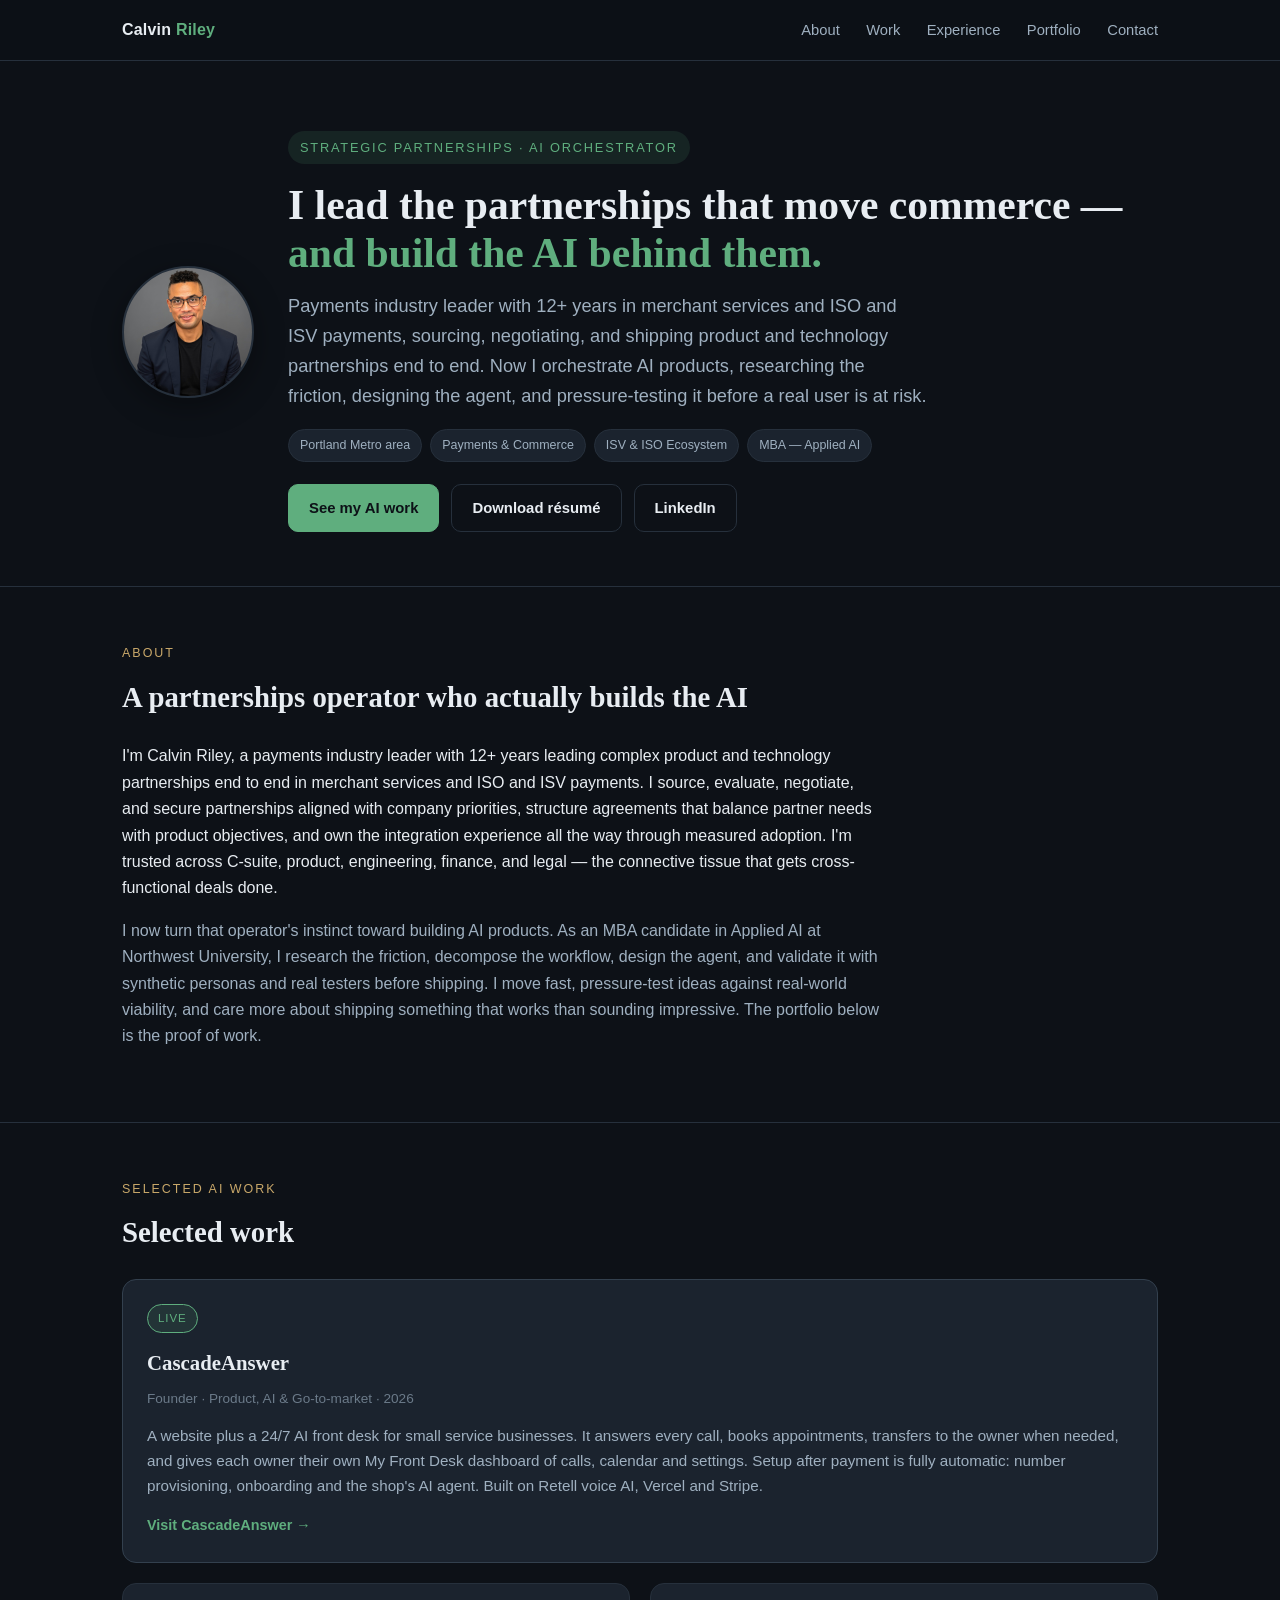
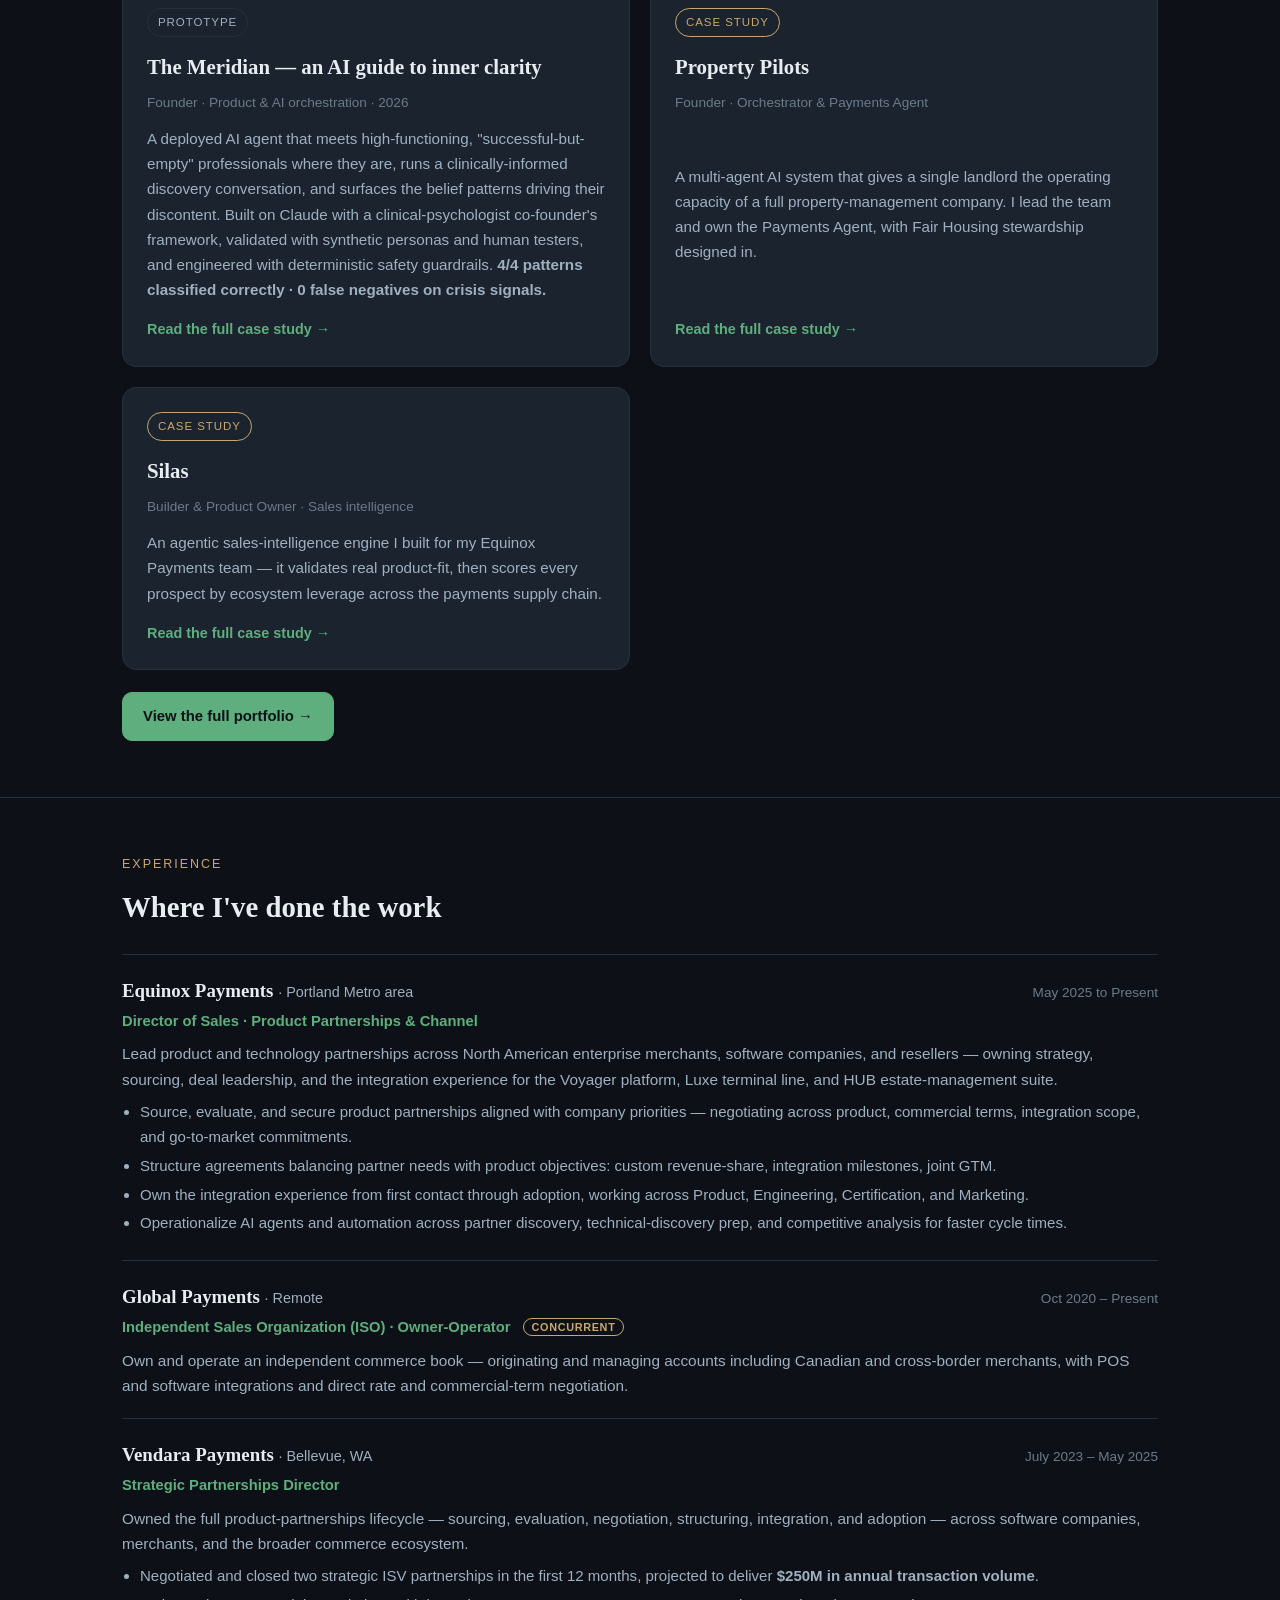
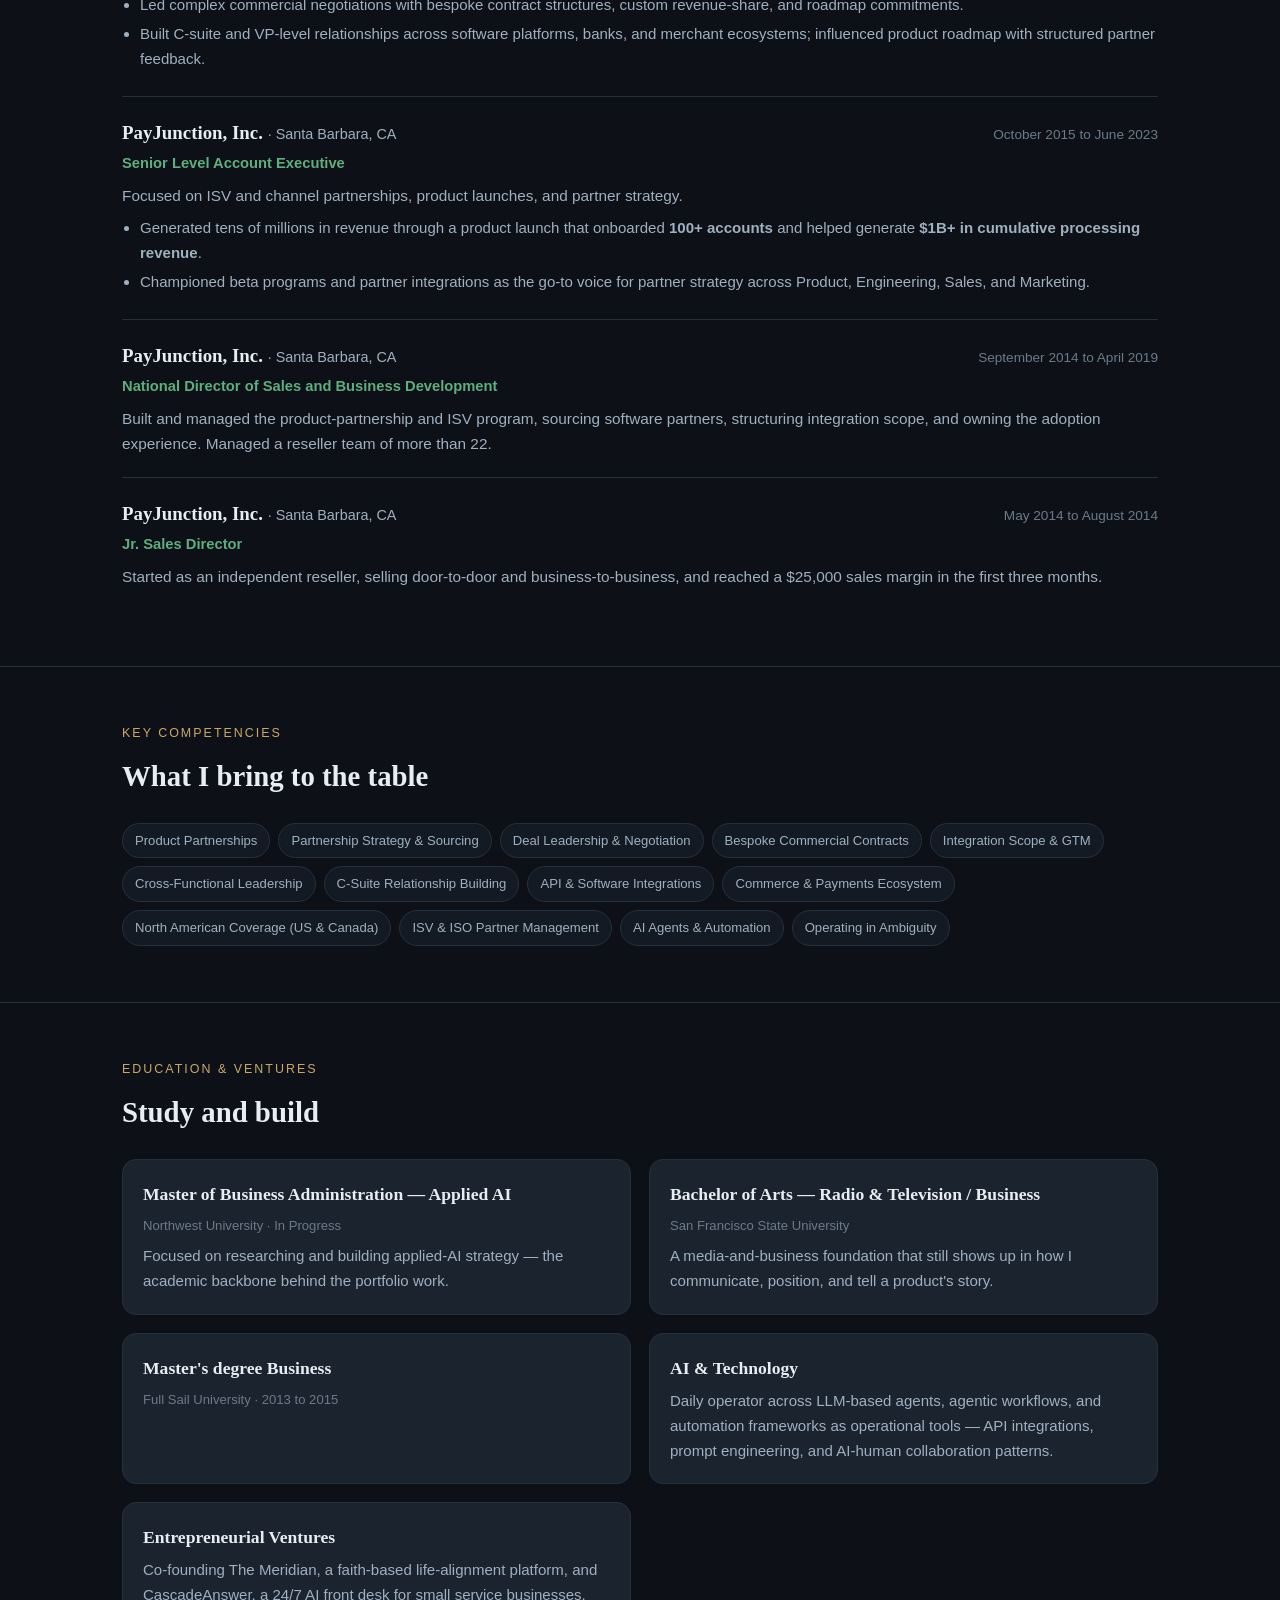
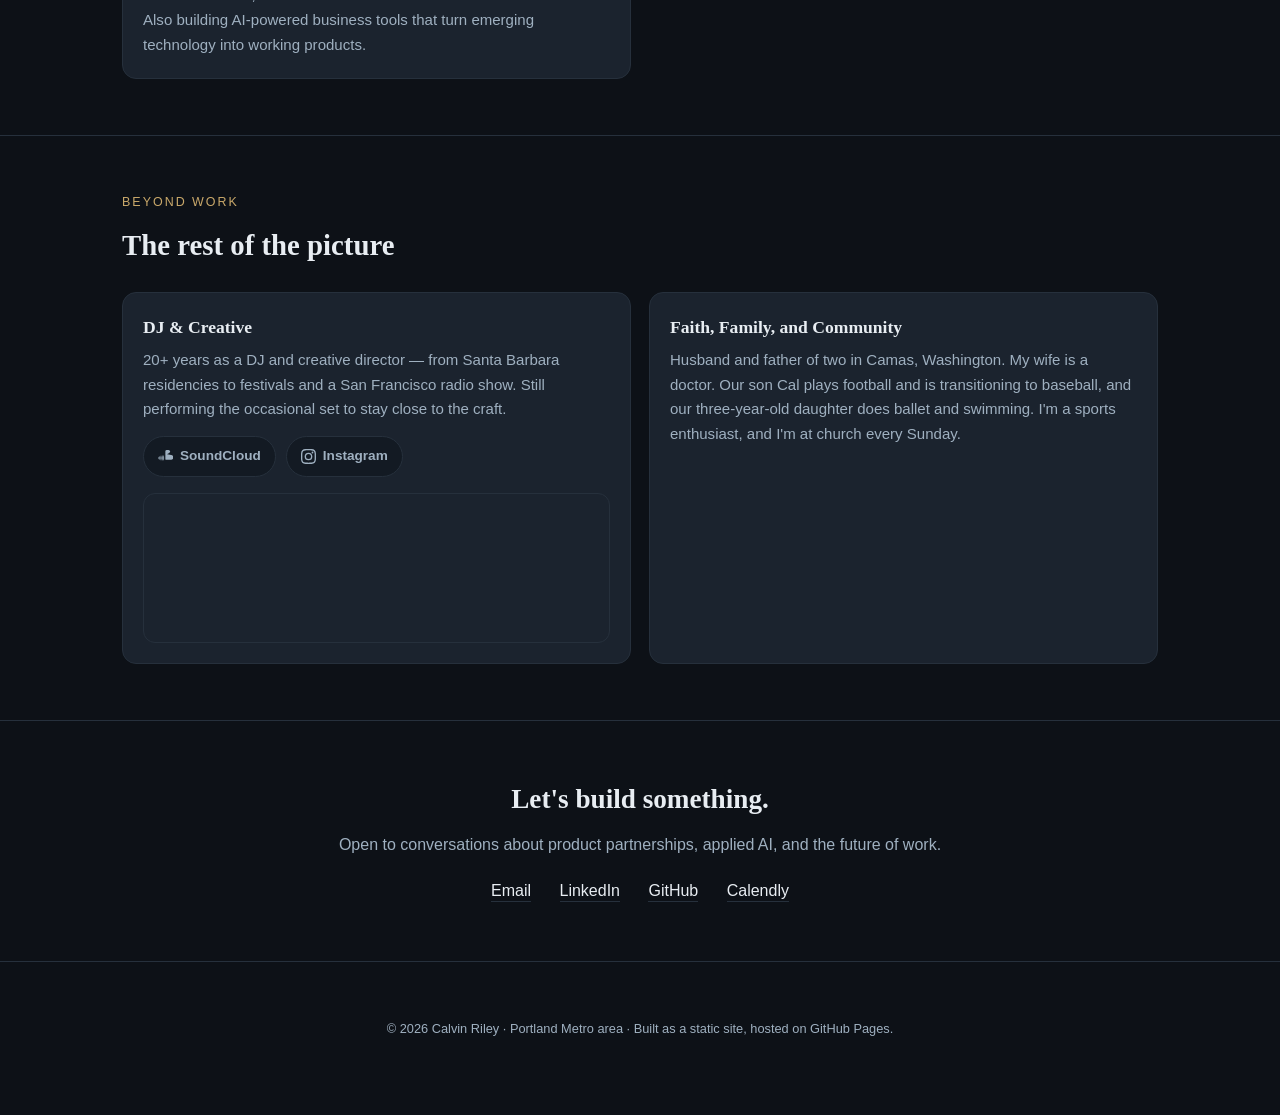
<file: index.html>
<!doctype html>
<html lang="en">
<head>
  <meta charset="utf-8" />
  <meta name="viewport" content="width=device-width, initial-scale=1" />
  <title>Calvin Riley — Strategic Partnerships &amp; AI Orchestrator</title>
  <meta name="description" content="Calvin Riley, payments industry partnerships leader and AI product orchestrator. 12+ years in payments, from merchant services to ISO and ISV channels. Now building evaluated AI products." />

  <!-- Open Graph / social -->
  <meta property="og:title" content="Calvin Riley — Strategic Partnerships &amp; AI Orchestrator" />
  <meta property="og:description" content="12+ years in the payments industry, from merchant services to ISO and ISV payments. AI product orchestrator. I source, negotiate, and ship partnerships, and build the AI behind them." />
  <meta property="og:type" content="website" />

  <style>
    /* ============================================================
       Calvin Riley — homepage
       Design system shared with /portfolio/ (forest + gold, dark slate).
       Static, no build step (GitHub Pages friendly).
       ============================================================ */
    :root{
      --bg:#0d1117; --bg-2:#131a23; --bg-3:#1b232e; --border:#26303c;
      --text:#e8edf2; --text-dim:#9fb0c0; --text-faint:#6b7a89;
      --accent:#5fae7e; --accent-2:#c9a86a; --accent-soft:rgba(95,174,126,0.12);
      --maxw:1080px; --radius:14px; --shadow:0 8px 30px rgba(0,0,0,.35);
      --font-head:"Georgia","Times New Roman",serif;
      --font-body:-apple-system,BlinkMacSystemFont,"Segoe UI",Inter,Roboto,Helvetica,Arial,sans-serif;
    }
    *{box-sizing:border-box}
    html{scroll-behavior:smooth}
    body{margin:0;background:var(--bg);color:var(--text);font-family:var(--font-body);line-height:1.65;-webkit-font-smoothing:antialiased}
    a{color:var(--accent);text-decoration:none}
    a:hover{text-decoration:underline}
    .wrap{max-width:var(--maxw);margin:0 auto;padding:0 22px}

    /* Nav */
    .nav{position:sticky;top:0;z-index:50;background:rgba(13,17,23,.85);backdrop-filter:blur(10px);border-bottom:1px solid var(--border)}
    .nav .wrap{display:flex;align-items:center;justify-content:space-between;height:60px}
    .nav .brand{font-weight:700;letter-spacing:.2px;color:var(--text)}
    .nav .brand span{color:var(--accent)}
    .nav .links a{color:var(--text-dim);margin-left:22px;font-size:.92rem}
    .nav .links a:hover{color:var(--text);text-decoration:none}
    @media(max-width:640px){.nav .links a{margin-left:14px;font-size:.8rem}}

    /* Hero */
    .hero{padding:70px 0 54px;border-bottom:1px solid var(--border)}
    .hero .row{display:flex;gap:34px;align-items:center;flex-wrap:wrap}
    .hero .avatar{width:132px;height:132px;border-radius:50%;flex:0 0 auto;
      background:#222 url('Calvin Headshot.JPG') center/cover no-repeat;border:2px solid var(--border);box-shadow:var(--shadow)}
    .hero .intro{flex:1 1 380px;min-width:280px}
    .eyebrow{display:inline-block;font-size:.8rem;letter-spacing:.14em;text-transform:uppercase;color:var(--accent);background:var(--accent-soft);padding:6px 12px;border-radius:999px;margin-bottom:18px}
    .hero h1{font-family:var(--font-head);font-size:2.6rem;line-height:1.14;margin:0 0 14px}
    .hero h1 .hl{color:var(--accent)}
    .hero .lead{font-size:1.14rem;color:var(--text-dim);max-width:640px;margin:0 0 18px}
    .meta{display:flex;flex-wrap:wrap;gap:8px;margin:0 0 22px}
    .meta .chip{background:var(--bg-3);border:1px solid var(--border);color:var(--text-dim);padding:5px 11px;border-radius:999px;font-size:.78rem}
    .cta-row{display:flex;gap:12px;flex-wrap:wrap}
    @media(max-width:640px){.hero h1{font-size:2rem}.hero .avatar{width:104px;height:104px}}

    .btn{display:inline-block;padding:11px 20px;border-radius:10px;font-weight:600;font-size:.93rem;border:1px solid var(--accent);color:#0d1117;background:var(--accent);transition:transform .08s ease,background .2s}
    .btn:hover{text-decoration:none;transform:translateY(-1px);background:#6fbf8d}
    .btn.ghost{background:transparent;color:var(--text);border-color:var(--border)}
    .btn.ghost:hover{border-color:var(--accent);background:var(--accent-soft)}

    /* Sections */
    section{padding:56px 0;border-bottom:1px solid var(--border)}
    .section-label{font-size:.78rem;letter-spacing:.16em;text-transform:uppercase;color:var(--accent-2);margin:0 0 10px}
    h2.sec{font-family:var(--font-head);font-size:1.8rem;margin:0 0 22px}
    p{color:var(--text)}
    .muted{color:var(--text-dim)}
    .maxread{max-width:760px}

    /* Selected work / cards */
    .projects{display:grid;grid-template-columns:1fr 1fr;gap:20px;margin-top:6px}
    .card{background:var(--bg-3);border:1px solid var(--border);border-radius:var(--radius);padding:24px;display:flex;flex-direction:column;transition:border-color .2s,transform .08s}
    .card:hover{border-color:var(--accent);transform:translateY(-2px);text-decoration:none}
    .card .tag{align-self:flex-start;font-size:.72rem;letter-spacing:.08em;text-transform:uppercase;padding:4px 10px;border-radius:999px;margin-bottom:13px;border:1px solid var(--border);color:var(--text-dim)}
    .card .tag.live{color:var(--accent);border-color:var(--accent);background:var(--accent-soft)}
    .card .tag.progress{color:var(--accent-2);border-color:var(--accent-2)}
    .card h3{font-family:var(--font-head);margin:0 0 8px;font-size:1.3rem;color:var(--text)}
    .card .role{color:var(--text-faint);font-size:.85rem;margin:0 0 12px}
    .card p{color:var(--text-dim);font-size:.95rem;margin:0 0 16px;flex-grow:1}
    .card .more{color:var(--accent);font-weight:600;font-size:.9rem}
    .card.flagship{grid-column:1 / -1;border-color:#33404e}
    .work-cta{margin-top:22px}
    @media(max-width:760px){.projects{grid-template-columns:1fr}}

    /* Experience */
    .item{padding:20px 0;border-top:1px solid var(--border)}
    .item:first-child{border-top:none}
    .item .top{display:flex;justify-content:space-between;gap:14px;flex-wrap:wrap;align-items:baseline}
    .item h3{font-family:var(--font-head);font-size:1.18rem;margin:0;color:var(--text)}
    .item .when{color:var(--text-faint);font-size:.85rem;white-space:nowrap}
    .item .role{color:var(--accent);font-size:.92rem;margin:3px 0 8px;font-weight:600}
    .item .role .concurrent{color:var(--accent-2);border:1px solid var(--accent-2);border-radius:999px;font-size:.68rem;text-transform:uppercase;letter-spacing:.06em;padding:2px 8px;margin-left:8px;font-weight:600;vertical-align:middle}
    .item p{color:var(--text-dim);font-size:.96rem;margin:0}
    .item ul{margin:8px 0 0;padding-left:18px}
    .item li{color:var(--text-dim);font-size:.94rem;margin:4px 0}

    /* Two-column blocks (education, ventures, personal, contact) */
    .grid2{display:grid;grid-template-columns:1fr 1fr;gap:18px}
    @media(max-width:760px){.grid2{grid-template-columns:1fr}}
    .panel{background:var(--bg-3);border:1px solid var(--border);border-radius:var(--radius);padding:20px}
    .panel h3{font-family:var(--font-head);font-size:1.1rem;margin:0 0 6px;color:var(--text)}
    .panel p{color:var(--text-dim);font-size:.94rem;margin:0}
    .panel .when{color:var(--text-faint);font-size:.82rem}

    /* Competency chips */
    .chips{display:flex;flex-wrap:wrap;gap:8px;margin-top:6px}
    .chips .c{background:var(--bg-2);border:1px solid var(--border);color:var(--text-dim);padding:6px 12px;border-radius:999px;font-size:.82rem}

    /* Social */
    .social{display:flex;flex-wrap:wrap;gap:10px;margin-top:14px}
    .social a{display:inline-flex;align-items:center;gap:7px;background:var(--bg-2);border:1px solid var(--border);color:var(--text-dim);padding:8px 14px;border-radius:999px;font-size:.85rem;font-weight:600;transition:border-color .2s,color .2s}
    .social a:hover{border-color:var(--accent);color:var(--text);text-decoration:none}
    .social svg{width:15px;height:15px;fill:currentColor}
    .sc-embed{margin-top:16px;border-radius:12px;overflow:hidden;border:1px solid var(--border)}

    /* Footer */
    .footer{padding:56px 0;text-align:center}
    .footer h2{font-family:var(--font-head);font-size:1.7rem;margin:0 0 10px}
    .footer p{color:var(--text-dim);margin:0 0 20px}
    .footer .contacts a{color:var(--text);margin:0 12px;border-bottom:1px solid var(--border);padding-bottom:2px}
    .footer .contacts a:hover{color:var(--accent);border-color:var(--accent);text-decoration:none}
    .tiny{color:var(--text-faint);font-size:.8rem;margin-top:26px}
  </style>
</head>
<body>

  <!-- NAV -->
  <nav class="nav">
    <div class="wrap">
      <div class="brand">Calvin <span>Riley</span></div>
      <div class="links">
        <a href="#about">About</a>
        <a href="#work">Work</a>
        <a href="#experience">Experience</a>
        <a href="portfolio/index.html">Portfolio</a>
        <a href="#contact">Contact</a>
      </div>
    </div>
  </nav>

  <!-- HERO -->
  <header class="hero">
    <div class="wrap">
      <div class="row">
        <div class="avatar" aria-hidden="true"></div>
        <div class="intro">
          <span class="eyebrow">Strategic Partnerships · AI Orchestrator</span>
          <h1>I lead the partnerships that move commerce — <span class="hl">and build the AI behind them.</span></h1>
          <p class="lead">
            Payments industry leader with 12+ years in merchant services and ISO and ISV payments, sourcing, negotiating,
            and shipping product and technology partnerships end to end. Now I orchestrate AI products, researching the
            friction, designing the agent, and pressure-testing it before a real user is at risk.
          </p>
          <div class="meta">
            <span class="chip">Portland Metro area</span>
            <span class="chip">Payments &amp; Commerce</span>
            <span class="chip">ISV &amp; ISO Ecosystem</span>
            <span class="chip">MBA — Applied AI</span>
          </div>
          <div class="cta-row">
            <a class="btn" href="portfolio/index.html">See my AI work</a>
            <a class="btn ghost" href="Calvin_Riley_II_Resume.pdf" download>Download résumé</a>
            <a class="btn ghost" href="https://www.linkedin.com/in/calvin-riley-ii/" target="_blank" rel="noopener">LinkedIn</a>
          </div>
        </div>
      </div>
    </div>
  </header>

  <!-- ABOUT -->
  <section id="about">
    <div class="wrap">
      <p class="section-label">About</p>
      <h2 class="sec">A partnerships operator who actually builds the AI</h2>
      <p class="maxread">
        I'm Calvin Riley, a payments industry leader with 12+ years leading complex product and technology
        partnerships end to end in merchant services and ISO and ISV payments. I source, evaluate, negotiate, and secure
        partnerships aligned with company priorities, structure agreements that balance partner needs with product
        objectives, and own the integration experience all the way through measured adoption. I'm trusted across
        C-suite, product, engineering, finance, and legal — the connective tissue that gets cross-functional deals done.
      </p>
      <p class="maxread muted">
        I now turn that operator's instinct toward building AI products. As an MBA candidate in Applied AI at Northwest
        University, I research the friction, decompose the workflow, design the agent, and validate it with synthetic
        personas and real testers before shipping. I move fast, pressure-test ideas against real-world viability, and
        care more about shipping something that works than sounding impressive. The portfolio below is the proof of work.
      </p>
    </div>
  </section>

  <!-- SELECTED AI WORK -->
  <section id="work">
    <div class="wrap">
      <p class="section-label">Selected AI work</p>
      <h2 class="sec">Selected work</h2>

      <div class="projects">

        <a class="card flagship" href="https://cascadeanswer.com" target="_blank" rel="noopener">
          <span class="tag live">Live</span>
          <h3>CascadeAnswer</h3>
          <p class="role">Founder · Product, AI &amp; Go-to-market · 2026</p>
          <p>A website plus a 24/7 AI front desk for small service businesses. It answers every call, books appointments, transfers to the owner when needed, and gives each owner their own My Front Desk dashboard of calls, calendar and settings. Setup after payment is fully automatic: number provisioning, onboarding and the shop's AI agent. Built on Retell voice AI, Vercel and Stripe.</p>
          <span class="more">Visit CascadeAnswer →</span>
        </a>

        <a class="card" href="portfolio/meridian.html">
          <span class="tag">Prototype</span>
          <h3>The Meridian — an AI guide to inner clarity</h3>
          <p class="role">Founder · Product &amp; AI orchestration · 2026</p>
          <p>
            A deployed AI agent that meets high-functioning, "successful-but-empty" professionals where they are, runs a
            clinically-informed discovery conversation, and surfaces the belief patterns driving their discontent. Built on
            Claude with a clinical-psychologist co-founder's framework, validated with synthetic personas and human testers,
            and engineered with deterministic safety guardrails. <b>4/4 patterns classified correctly · 0 false negatives on crisis signals.</b>
          </p>
          <span class="more">Read the full case study →</span>
        </a>

        <a class="card" href="portfolio/property-pilots.html">
          <span class="tag progress">Case study</span>
          <h3>Property Pilots</h3>
          <p class="role">Founder · Orchestrator &amp; Payments Agent</p>
          <p>A multi-agent AI system that gives a single landlord the operating capacity of a full property-management company. I lead the team and own the Payments Agent, with Fair Housing stewardship designed in.</p>
          <span class="more">Read the full case study →</span>
        </a>

        <a class="card" href="portfolio/silas.html">
          <span class="tag progress">Case study</span>
          <h3>Silas</h3>
          <p class="role">Builder &amp; Product Owner · Sales intelligence</p>
          <p>An agentic sales-intelligence engine I built for my Equinox Payments team — it validates real product-fit, then scores every prospect by ecosystem leverage across the payments supply chain.</p>
          <span class="more">Read the full case study →</span>
        </a>

      </div>

      <div class="work-cta">
        <a class="btn" href="portfolio/index.html">View the full portfolio →</a>
      </div>
    </div>
  </section>

  <!-- EXPERIENCE -->
  <section id="experience">
    <div class="wrap">
      <p class="section-label">Experience</p>
      <h2 class="sec">Where I've done the work</h2>

      <div class="item">
        <div class="top">
          <h3>Equinox Payments <span class="muted" style="font-weight:400;font-family:var(--font-body);font-size:.9rem;">· Portland Metro area</span></h3>
          <span class="when">May 2025 to Present</span>
        </div>
        <p class="role">Director of Sales · Product Partnerships &amp; Channel</p>
        <p>Lead product and technology partnerships across North American enterprise merchants, software companies, and resellers — owning strategy, sourcing, deal leadership, and the integration experience for the Voyager platform, Luxe terminal line, and HUB estate-management suite.</p>
        <ul>
          <li>Source, evaluate, and secure product partnerships aligned with company priorities — negotiating across product, commercial terms, integration scope, and go-to-market commitments.</li>
          <li>Structure agreements balancing partner needs with product objectives: custom revenue-share, integration milestones, joint GTM.</li>
          <li>Own the integration experience from first contact through adoption, working across Product, Engineering, Certification, and Marketing.</li>
          <li>Operationalize AI agents and automation across partner discovery, technical-discovery prep, and competitive analysis for faster cycle times.</li>
        </ul>
      </div>

      <div class="item">
        <div class="top">
          <h3>Global Payments <span class="muted" style="font-weight:400;font-family:var(--font-body);font-size:.9rem;">· Remote</span></h3>
          <span class="when">Oct 2020 – Present</span>
        </div>
        <p class="role">Independent Sales Organization (ISO) · Owner-Operator <span class="concurrent">Concurrent</span></p>
        <p>Own and operate an independent commerce book — originating and managing accounts including Canadian and cross-border merchants, with POS and software integrations and direct rate and commercial-term negotiation.</p>
      </div>

      <div class="item">
        <div class="top">
          <h3>Vendara Payments <span class="muted" style="font-weight:400;font-family:var(--font-body);font-size:.9rem;">· Bellevue, WA</span></h3>
          <span class="when">July 2023 – May 2025</span>
        </div>
        <p class="role">Strategic Partnerships Director</p>
        <p>Owned the full product-partnerships lifecycle — sourcing, evaluation, negotiation, structuring, integration, and adoption — across software companies, merchants, and the broader commerce ecosystem.</p>
        <ul>
          <li>Negotiated and closed two strategic ISV partnerships in the first 12 months, projected to deliver <b>$250M in annual transaction volume</b>.</li>
          <li>Led complex commercial negotiations with bespoke contract structures, custom revenue-share, and roadmap commitments.</li>
          <li>Built C-suite and VP-level relationships across software platforms, banks, and merchant ecosystems; influenced product roadmap with structured partner feedback.</li>
        </ul>
      </div>

      <div class="item">
        <div class="top">
          <h3>PayJunction, Inc. <span class="muted" style="font-weight:400;font-family:var(--font-body);font-size:.9rem;">· Santa Barbara, CA</span></h3>
          <span class="when">October 2015 to June 2023</span>
        </div>
        <p class="role">Senior Level Account Executive</p>
        <p>Focused on ISV and channel partnerships, product launches, and partner strategy.</p>
        <ul>
          <li>Generated tens of millions in revenue through a product launch that onboarded <b>100+ accounts</b> and helped generate <b>$1B+ in cumulative processing revenue</b>.</li>
          <li>Championed beta programs and partner integrations as the go-to voice for partner strategy across Product, Engineering, Sales, and Marketing.</li>
        </ul>
      </div>

      <div class="item">
        <div class="top">
          <h3>PayJunction, Inc. <span class="muted" style="font-weight:400;font-family:var(--font-body);font-size:.9rem;">· Santa Barbara, CA</span></h3>
          <span class="when">September 2014 to April 2019</span>
        </div>
        <p class="role">National Director of Sales and Business Development</p>
        <p>Built and managed the product-partnership and ISV program, sourcing software partners, structuring integration scope, and owning the adoption experience. Managed a reseller team of more than 22.</p>
      </div>

      <div class="item">
        <div class="top">
          <h3>PayJunction, Inc. <span class="muted" style="font-weight:400;font-family:var(--font-body);font-size:.9rem;">· Santa Barbara, CA</span></h3>
          <span class="when">May 2014 to August 2014</span>
        </div>
        <p class="role">Jr. Sales Director</p>
        <p>Started as an independent reseller, selling door-to-door and business-to-business, and reached a $25,000 sales margin in the first three months.</p>
      </div>
    </div>
  </section>

  <!-- COMPETENCIES -->
  <section id="skills">
    <div class="wrap">
      <p class="section-label">Key competencies</p>
      <h2 class="sec">What I bring to the table</h2>
      <div class="chips">
        <span class="c">Product Partnerships</span>
        <span class="c">Partnership Strategy &amp; Sourcing</span>
        <span class="c">Deal Leadership &amp; Negotiation</span>
        <span class="c">Bespoke Commercial Contracts</span>
        <span class="c">Integration Scope &amp; GTM</span>
        <span class="c">Cross-Functional Leadership</span>
        <span class="c">C-Suite Relationship Building</span>
        <span class="c">API &amp; Software Integrations</span>
        <span class="c">Commerce &amp; Payments Ecosystem</span>
        <span class="c">North American Coverage (US &amp; Canada)</span>
        <span class="c">ISV &amp; ISO Partner Management</span>
        <span class="c">AI Agents &amp; Automation</span>
        <span class="c">Operating in Ambiguity</span>
      </div>
    </div>
  </section>

  <!-- EDUCATION + AI/VENTURES -->
  <section id="education">
    <div class="wrap">
      <p class="section-label">Education &amp; ventures</p>
      <h2 class="sec">Study and build</h2>
      <div class="grid2">
        <div class="panel">
          <h3>Master of Business Administration — Applied AI</h3>
          <p class="when">Northwest University · In Progress</p>
          <p style="margin-top:8px">Focused on researching and building applied-AI strategy — the academic backbone behind the portfolio work.</p>
        </div>
        <div class="panel">
          <h3>Bachelor of Arts — Radio &amp; Television / Business</h3>
          <p class="when">San Francisco State University</p>
          <p style="margin-top:8px">A media-and-business foundation that still shows up in how I communicate, position, and tell a product's story.</p>
        </div>
        <div class="panel">
          <h3>Master's degree Business</h3>
          <p class="when">Full Sail University · 2013 to 2015</p>
        </div>
        <div class="panel">
          <h3>AI &amp; Technology</h3>
          <p>Daily operator across LLM-based agents, agentic workflows, and automation frameworks as operational tools — API integrations, prompt engineering, and AI-human collaboration patterns.</p>
        </div>
        <div class="panel">
          <h3>Entrepreneurial Ventures</h3>
          <p>Co-founding The Meridian, a faith-based life-alignment platform, and CascadeAnswer, a 24/7 AI front desk for small service businesses. Also building AI-powered business tools that turn emerging technology into working products.</p>
        </div>
      </div>
    </div>
  </section>

  <!-- BEYOND WORK -->
  <section id="personal">
    <div class="wrap">
      <p class="section-label">Beyond work</p>
      <h2 class="sec">The rest of the picture</h2>
      <div class="grid2">
        <div class="panel">
          <h3>DJ &amp; Creative</h3>
          <p>20+ years as a DJ and creative director — from Santa Barbara residencies to festivals and a San Francisco radio show. Still performing the occasional set to stay close to the craft.</p>
          <div class="social">
            <a href="https://soundcloud.com/funkynegro" target="_blank" rel="noopener">
              <svg viewBox="0 0 24 24"><path d="M1.175 12.225c-.051 0-.094.046-.101.1l-.233 2.154.233 2.105c.007.058.05.098.101.098.05 0 .09-.04.099-.098l.255-2.105-.27-2.154c-.009-.06-.05-.1-.1-.1m-.899.828c-.06 0-.091.037-.104.094L0 14.479l.172 1.282c.013.06.045.094.104.094.059 0 .09-.038.104-.094l.194-1.282-.194-1.332c-.014-.057-.045-.094-.104-.094m1.794-1.482c-.06 0-.105.047-.112.105l-.218 2.803.218 2.744c.007.058.052.104.112.104.06 0 .106-.046.116-.104l.246-2.744-.246-2.803c-.01-.058-.056-.105-.116-.105m.871-.468c-.068 0-.114.05-.123.112l-.209 3.271.209 3.157c.009.064.055.112.123.112.068 0 .113-.048.123-.112l.236-3.157-.236-3.271c-.01-.062-.055-.112-.123-.112m.901-.332c-.076 0-.122.052-.128.117l-.2 3.603.2 3.467c.006.07.052.12.128.12.075 0 .12-.05.13-.12l.226-3.467-.226-3.603c-.01-.065-.055-.117-.13-.117m.893-.27c-.083 0-.131.056-.136.124l-.192 3.873.192 3.667c.005.073.053.127.136.127.082 0 .13-.054.138-.127l.218-3.667-.218-3.873c-.008-.068-.056-.124-.138-.124m.912-.167c-.05 0-.095.02-.126.054-.032.033-.051.079-.055.126l-.183 4.04.183 3.802c.004.079.054.137.137.143.04.003.077-.012.107-.042.033-.034.054-.08.058-.132l.207-3.771-.207-4.04c-.004-.052-.025-.098-.058-.132-.03-.03-.067-.048-.107-.048h.044m.947-.045c-.095 0-.172.077-.178.172l-.175 4.085.175 3.834c.006.095.083.172.178.172.094 0 .17-.077.178-.172l.199-3.834-.199-4.085c-.008-.095-.084-.172-.178-.172m.929.049c-.103 0-.183.08-.19.183l-.165 3.853.165 3.79c.007.103.087.183.19.183.103 0 .183-.08.192-.183l.187-3.79-.187-3.853c-.009-.103-.089-.183-.192-.183m.921.042c-.11 0-.195.085-.2.195l-.157 3.811.157 3.747c.005.11.09.195.2.195s.195-.085.203-.195l.178-3.747-.178-3.811c-.008-.11-.093-.195-.203-.195m.913.139c-.118 0-.208.09-.214.207l-.148 3.672.148 3.705c.006.118.096.21.214.21.117 0 .207-.09.215-.21l.168-3.705-.168-3.672c-.008-.117-.098-.207-.215-.207m5.604-2.119c-.255 0-.503.028-.743.083C22.703 4.552 19.297 1.6 15.32 1.6c-1.074 0-2.125.25-3.075.695-.356.168-.45.34-.453.672v13.478c.003.34.267.625.607.645h8.574c2.07 0 3.748-1.678 3.748-3.748 0-2.072-1.678-3.748-3.748-3.748"/></svg>
              SoundCloud
            </a>
            <a href="https://www.instagram.com/d.j.calvin/" target="_blank" rel="noopener">
              <svg viewBox="0 0 24 24"><path d="M12 2.163c3.204 0 3.584.012 4.85.07 3.252.148 4.771 1.691 4.919 4.919.058 1.265.069 1.645.069 4.849 0 3.205-.012 3.584-.069 4.849-.149 3.225-1.664 4.771-4.919 4.919-1.266.058-1.644.07-4.85.07-3.204 0-3.584-.012-4.849-.07-3.26-.149-4.771-1.699-4.919-4.92-.058-1.265-.07-1.644-.07-4.849 0-3.204.013-3.583.07-4.849.149-3.227 1.664-4.771 4.919-4.919 1.266-.057 1.645-.069 4.849-.069zM12 0C8.741 0 8.333.014 7.053.072 2.695.272.273 2.69.073 7.052.014 8.333 0 8.741 0 12c0 3.259.014 3.668.072 4.948.2 4.358 2.618 6.78 6.98 6.98C8.333 23.986 8.741 24 12 24c3.259 0 3.668-.014 4.948-.072 4.354-.2 6.782-2.618 6.979-6.98.059-1.28.073-1.689.073-4.948 0-3.259-.014-3.667-.072-4.947-.196-4.354-2.617-6.78-6.979-6.98C15.668.014 15.259 0 12 0zm0 5.838a6.162 6.162 0 100 12.324 6.162 6.162 0 000-12.324zM12 16a4 4 0 110-8 4 4 0 010 8zm6.406-11.845a1.44 1.44 0 100 2.881 1.44 1.44 0 000-2.881z"/></svg>
              Instagram
            </a>
          </div>
          <div class="sc-embed">
            <iframe width="100%" height="140" scrolling="no" frameborder="no" allow="autoplay"
              src="https://w.soundcloud.com/player/?url=https%3A//soundcloud.com/funkynegro&color=%235fae7e&auto_play=false&hide_related=true&show_comments=false&show_user=true&show_reposts=false&show_teaser=false"
              loading="lazy"></iframe>
          </div>
        </div>
        <div class="panel">
          <h3>Faith, Family, and Community</h3>
          <p>Husband and father of two in Camas, Washington. My wife is a doctor. Our son Cal plays football and is transitioning to baseball, and our three-year-old daughter does ballet and swimming. I'm a sports enthusiast, and I'm at church every Sunday.</p>
        </div>
      </div>
    </div>
  </section>

  <!-- CONTACT -->
  <section id="contact" class="footer">
    <div class="wrap">
      <h2>Let's build something.</h2>
      <p>Open to conversations about product partnerships, applied AI, and the future of work.</p>
      <div class="contacts">
        <a href="mailto:calvinrileyii@gmail.com">Email</a>
        <a href="https://www.linkedin.com/in/calvin-riley-ii/" target="_blank" rel="noopener">LinkedIn</a>
        <a href="https://github.com/calvinrileyii" target="_blank" rel="noopener">GitHub</a>
        <a href="https://calendly.com/calvin-riley" target="_blank" rel="noopener">Calendly</a>
      </div>
    </div>
  </section>

  <footer class="footer">
    <div class="wrap">
      <p class="tiny">© <span id="year"></span> Calvin Riley · Portland Metro area · Built as a static site, hosted on GitHub Pages.</p>
    </div>
  </footer>

  <script>
    document.getElementById('year').textContent = new Date().getFullYear();
  </script>
</body>
</html>
</file>
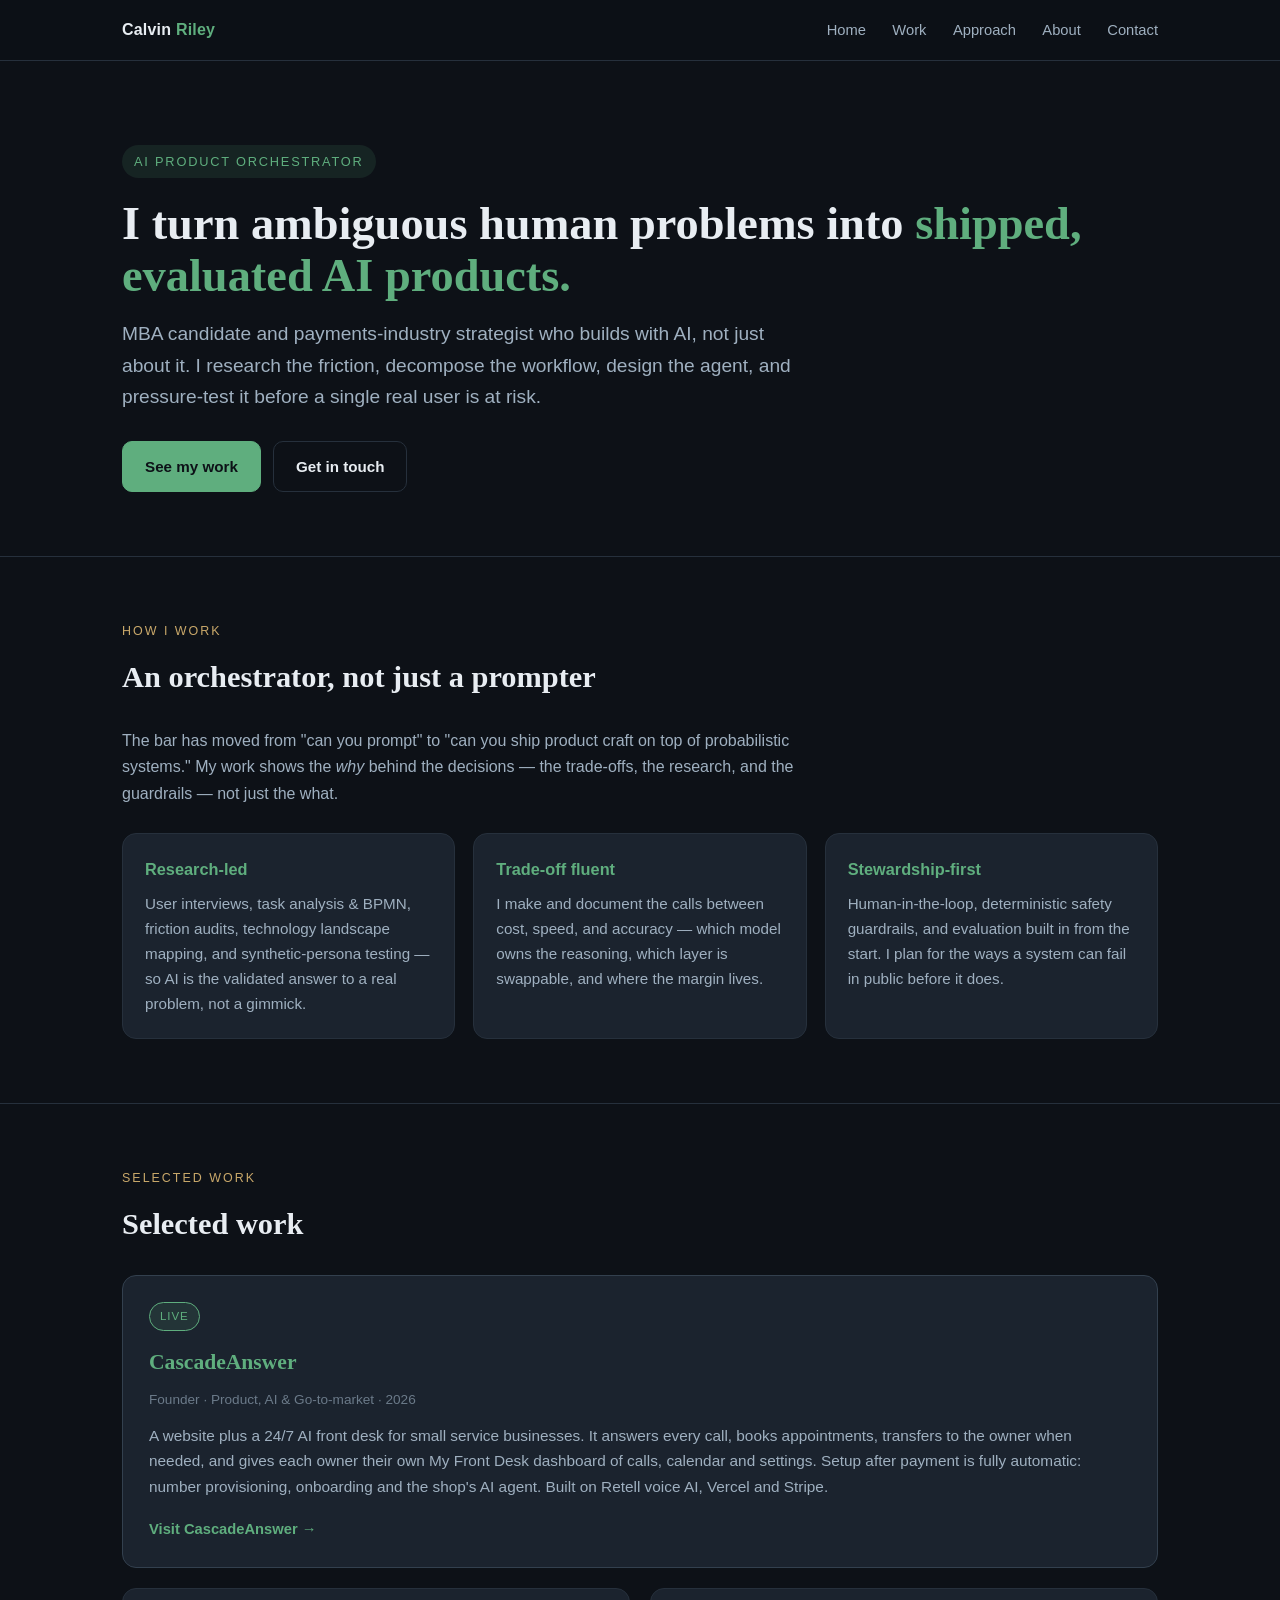
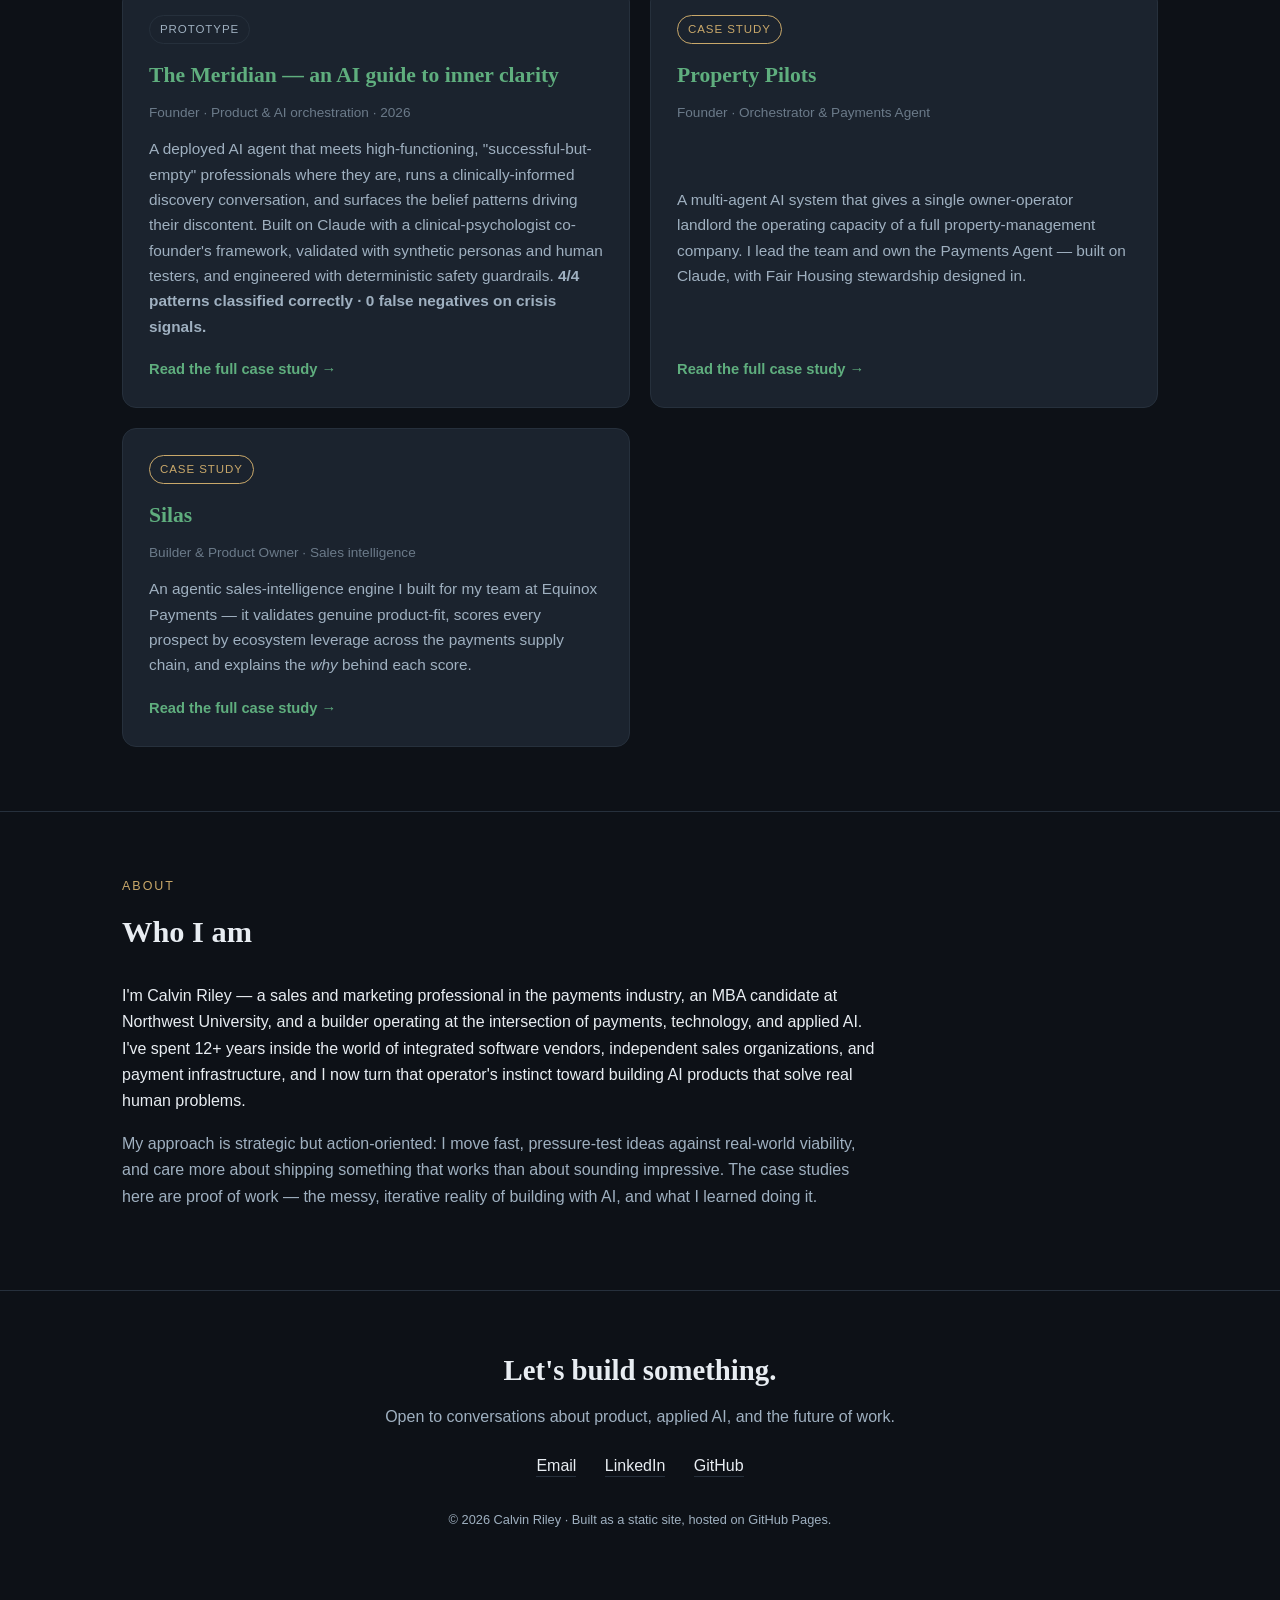
<file: portfolio/index.html>
<!DOCTYPE html>
<html lang="en">
<head>
  <meta charset="UTF-8" />
  <meta name="viewport" content="width=device-width, initial-scale=1.0" />
  <title>Calvin Riley — AI Product Orchestrator</title>
  <meta name="description" content="Calvin Riley — AI product orchestrator. I turn ambiguous, human problems into shipped, evaluated AI products. Payments, automation, and applied AI." />
  <link rel="stylesheet" href="styles.css" />
</head>
<body>

  <!-- NAV -->
  <nav class="nav">
    <div class="wrap">
      <div class="brand">Calvin <span>Riley</span></div>
      <div class="links">
        <a href="../index.html">Home</a>
        <a href="#work">Work</a>
        <a href="#approach">Approach</a>
        <a href="#about">About</a>
        <a href="#contact">Contact</a>
      </div>
    </div>
  </nav>

  <!-- HERO -->
  <header class="hero">
    <div class="wrap">
      <span class="eyebrow">AI Product Orchestrator</span>
      <h1>I turn ambiguous human problems into <span class="hl">shipped, evaluated AI products.</span></h1>
      <p class="lead">
        MBA candidate and payments-industry strategist who builds with AI, not just about it. I research the friction,
        decompose the workflow, design the agent, and pressure-test it before a single real user is at risk.
      </p>
      <div class="cta-row">
        <a class="btn" href="#work">See my work</a>
        <a class="btn ghost" href="#contact">Get in touch</a>
      </div>
    </div>
  </header>

  <!-- WHAT I DO / PILLARS -->
  <section id="approach">
    <div class="wrap">
      <p class="section-label">How I work</p>
      <h2 class="sec">An orchestrator, not just a prompter</h2>
      <p class="muted" style="max-width:720px;">
        The bar has moved from "can you prompt" to "can you ship product craft on top of probabilistic systems."
        My work shows the <i>why</i> behind the decisions — the trade-offs, the research, and the guardrails — not just the what.
      </p>
      <div class="pillars">
        <div class="pillar">
          <h4>Research-led</h4>
          <p>User interviews, task analysis &amp; BPMN, friction audits, technology landscape mapping, and synthetic-persona testing — so AI is the validated answer to a real problem, not a gimmick.</p>
        </div>
        <div class="pillar">
          <h4>Trade-off fluent</h4>
          <p>I make and document the calls between cost, speed, and accuracy — which model owns the reasoning, which layer is swappable, and where the margin lives.</p>
        </div>
        <div class="pillar">
          <h4>Stewardship-first</h4>
          <p>Human-in-the-loop, deterministic safety guardrails, and evaluation built in from the start. I plan for the ways a system can fail in public before it does.</p>
        </div>
      </div>
    </div>
  </section>

  <!-- WORK -->
  <section id="work">
    <div class="wrap">
      <p class="section-label">Selected work</p>
      <h2 class="sec">Selected work</h2>

      <div class="projects">

        <a class="card flagship" href="https://cascadeanswer.com" target="_blank" rel="noopener">
          <span class="tag live">Live</span>
          <h3>CascadeAnswer</h3>
          <p class="role">Founder · Product, AI &amp; Go-to-market · 2026</p>
          <p>A website plus a 24/7 AI front desk for small service businesses. It answers every call, books appointments, transfers to the owner when needed, and gives each owner their own My Front Desk dashboard of calls, calendar and settings. Setup after payment is fully automatic: number provisioning, onboarding and the shop's AI agent. Built on Retell voice AI, Vercel and Stripe.</p>
          <span class="more">Visit CascadeAnswer →</span>
        </a>

        <a class="card" href="meridian.html">
          <span class="tag">Prototype</span>
          <h3>The Meridian — an AI guide to inner clarity</h3>
          <p class="role">Founder · Product &amp; AI orchestration · 2026</p>
          <p>
            A deployed AI agent that meets high-functioning, "successful-but-empty" professionals where they are, runs a
            clinically-informed discovery conversation, and surfaces the belief patterns driving their discontent. Built on
            Claude with a clinical-psychologist co-founder's framework, validated with synthetic personas and human testers,
            and engineered with deterministic safety guardrails. <b>4/4 patterns classified correctly · 0 false negatives on crisis signals.</b>
          </p>
          <span class="more">Read the full case study →</span>
        </a>

        <a class="card" href="property-pilots.html">
          <span class="tag progress">Case study</span>
          <h3>Property Pilots</h3>
          <p class="role">Founder · Orchestrator &amp; Payments Agent</p>
          <p>A multi-agent AI system that gives a single owner-operator landlord the operating capacity of a full property-management company. I lead the team and own the Payments Agent — built on Claude, with Fair Housing stewardship designed in.</p>
          <span class="more">Read the full case study →</span>
        </a>

        <a class="card" href="silas.html">
          <span class="tag progress">Case study</span>
          <h3>Silas</h3>
          <p class="role">Builder &amp; Product Owner · Sales intelligence</p>
          <p>An agentic sales-intelligence engine I built for my team at Equinox Payments — it validates genuine product-fit, scores every prospect by ecosystem leverage across the payments supply chain, and explains the <i>why</i> behind each score.</p>
          <span class="more">Read the full case study →</span>
        </a>

      </div>
    </div>
  </section>

  <!-- ABOUT -->
  <section id="about">
    <div class="wrap">
      <p class="section-label">About</p>
      <h2 class="sec">Who I am</h2>
      <p style="max-width:760px;">
        I'm Calvin Riley — a sales and marketing professional in the payments industry, an MBA candidate at Northwest University,
        and a builder operating at the intersection of payments, technology, and applied AI. I've spent 12+ years inside the world of
        integrated software vendors, independent sales organizations, and payment infrastructure, and I now turn that
        operator's instinct toward building AI products that solve real human problems.
      </p>
      <p class="muted" style="max-width:760px;">
        My approach is strategic but action-oriented: I move fast, pressure-test ideas against real-world viability, and care more
        about shipping something that works than about sounding impressive. The case studies here are proof of work — the messy,
        iterative reality of building with AI, and what I learned doing it.
      </p>
    </div>
  </section>

  <!-- CONTACT / FOOTER -->
  <footer class="footer" id="contact">
    <div class="wrap">
      <h2>Let's build something.</h2>
      <p>Open to conversations about product, applied AI, and the future of work.</p>
      <div class="contacts">
        <a href="mailto:calvinrileyii@gmail.com">Email</a>
        <a href="https://www.linkedin.com/in/calvin-riley-ii/" target="_blank" rel="noopener">LinkedIn</a>
        <a href="https://github.com/calvinrileyii" target="_blank" rel="noopener">GitHub</a>
      </div>
      <p class="tiny" style="margin-top:30px;">© 2026 Calvin Riley · Built as a static site, hosted on GitHub Pages.</p>
    </div>
  </footer>

</body>
</html>
</file>
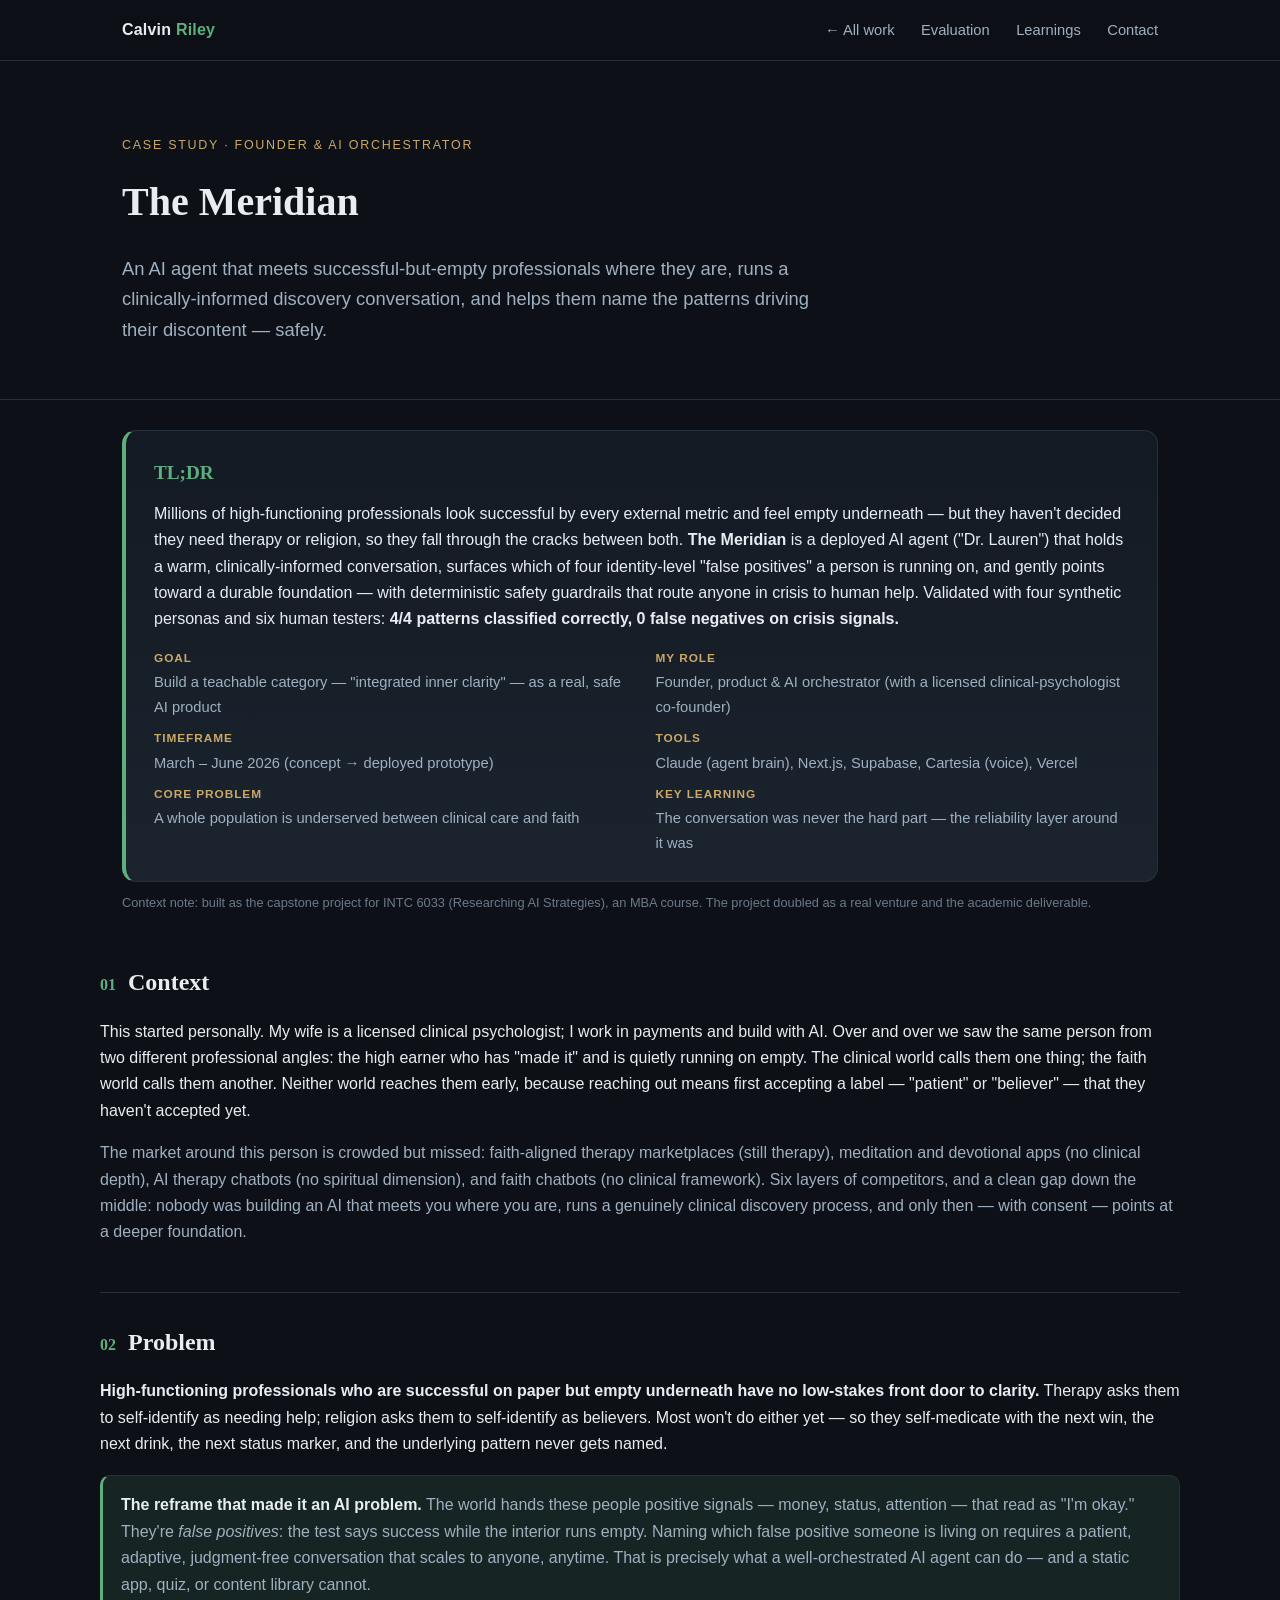
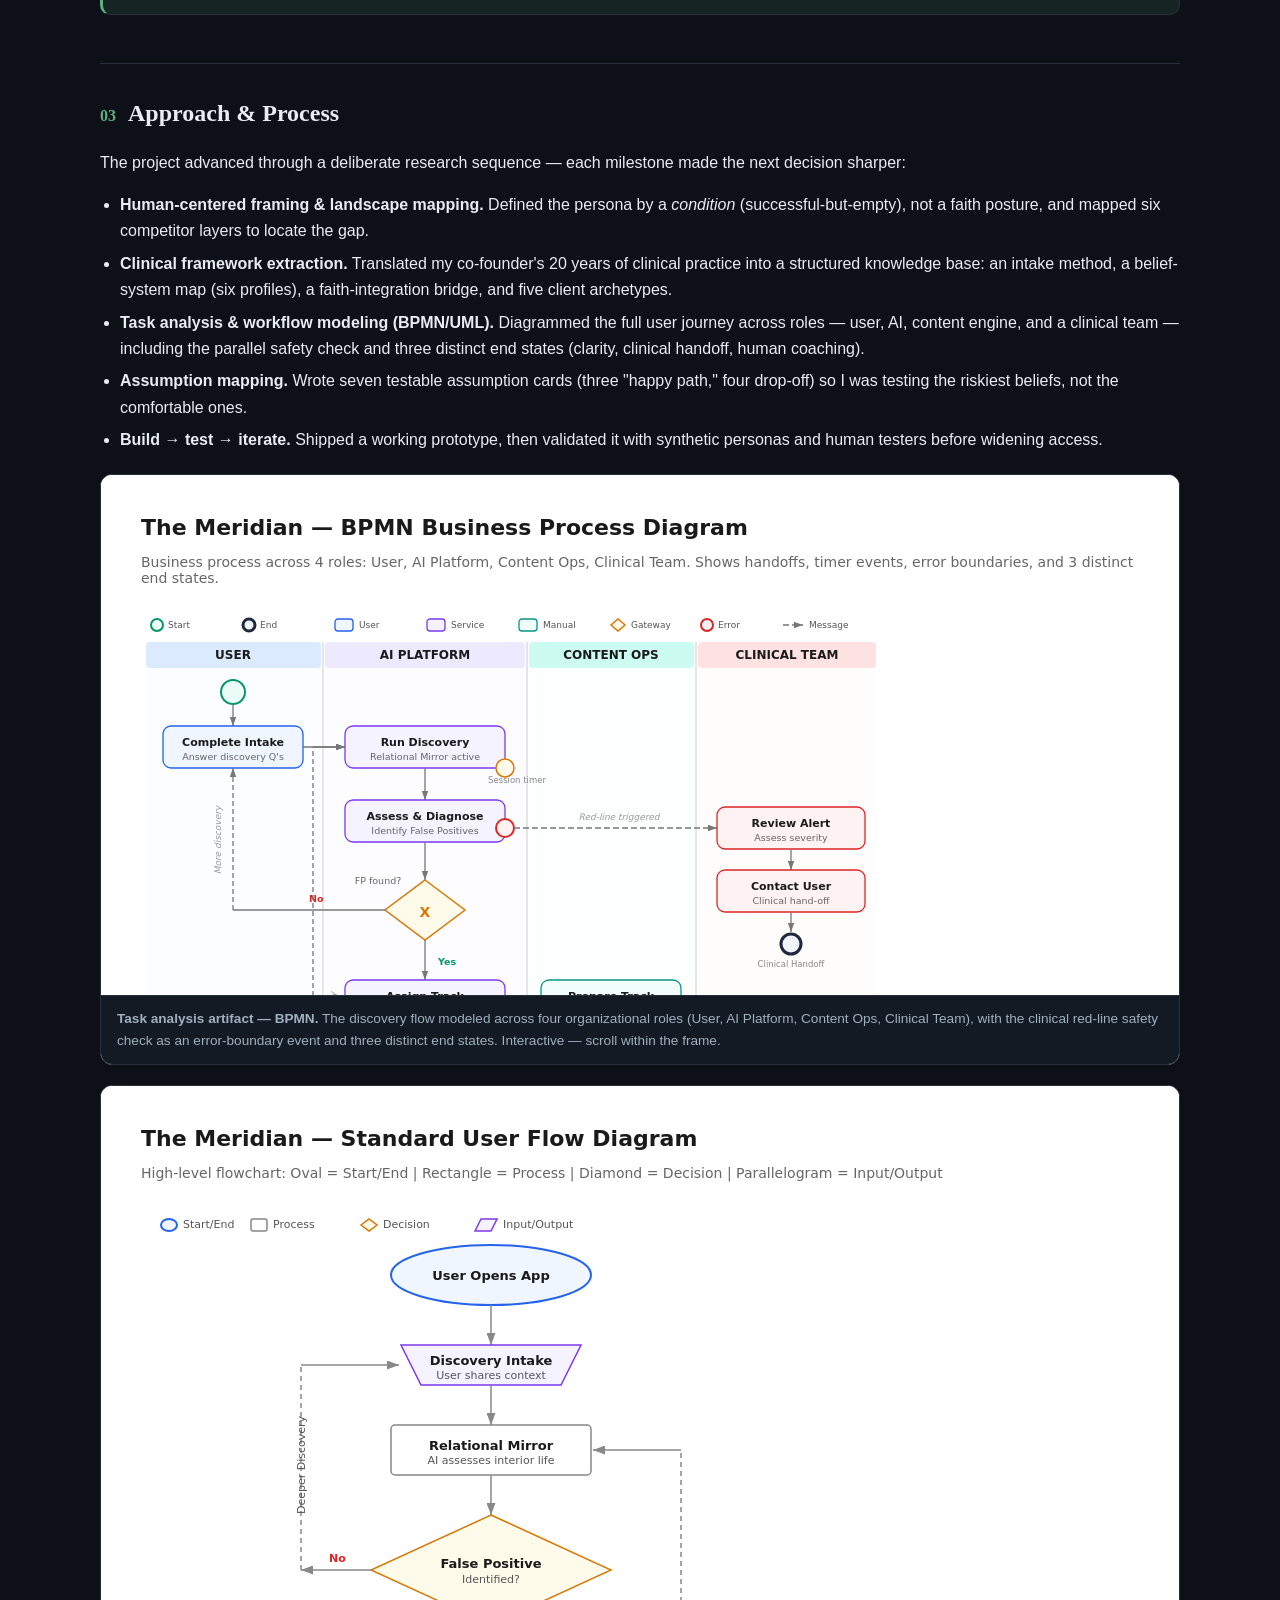
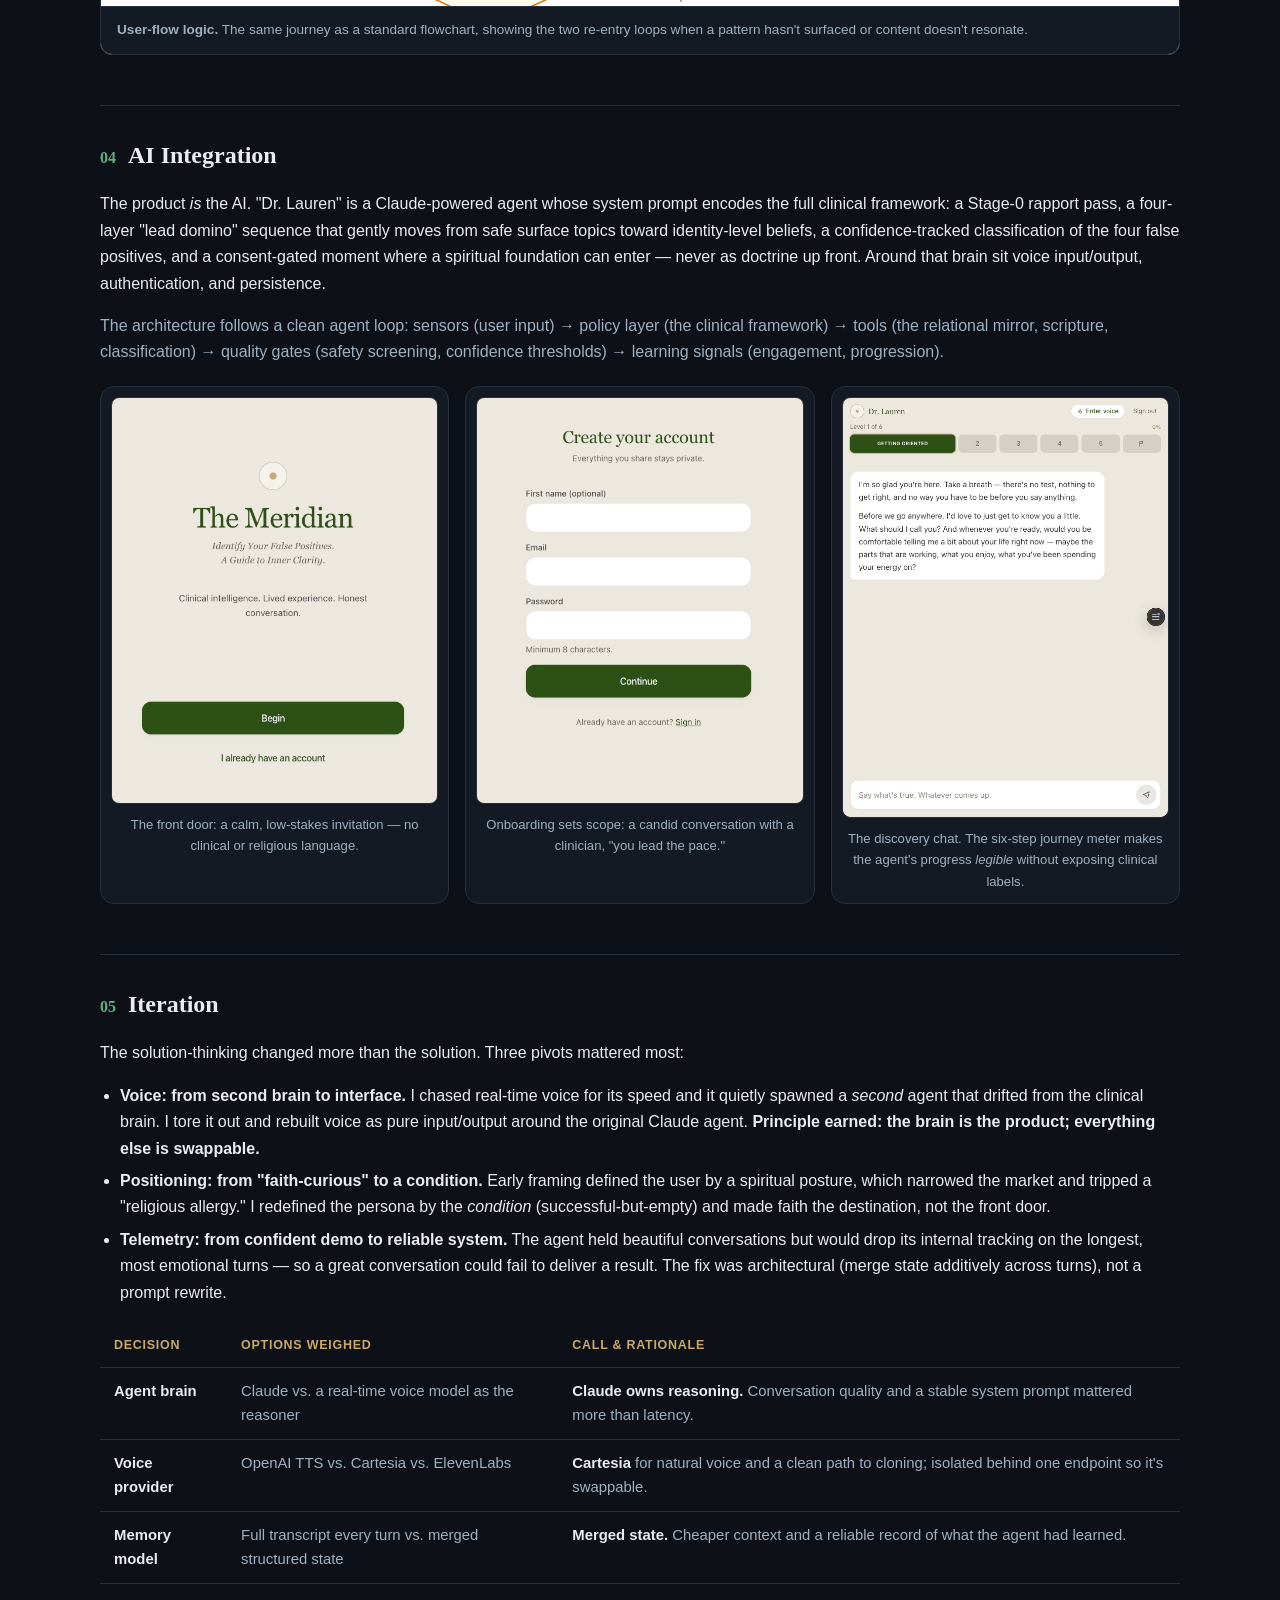
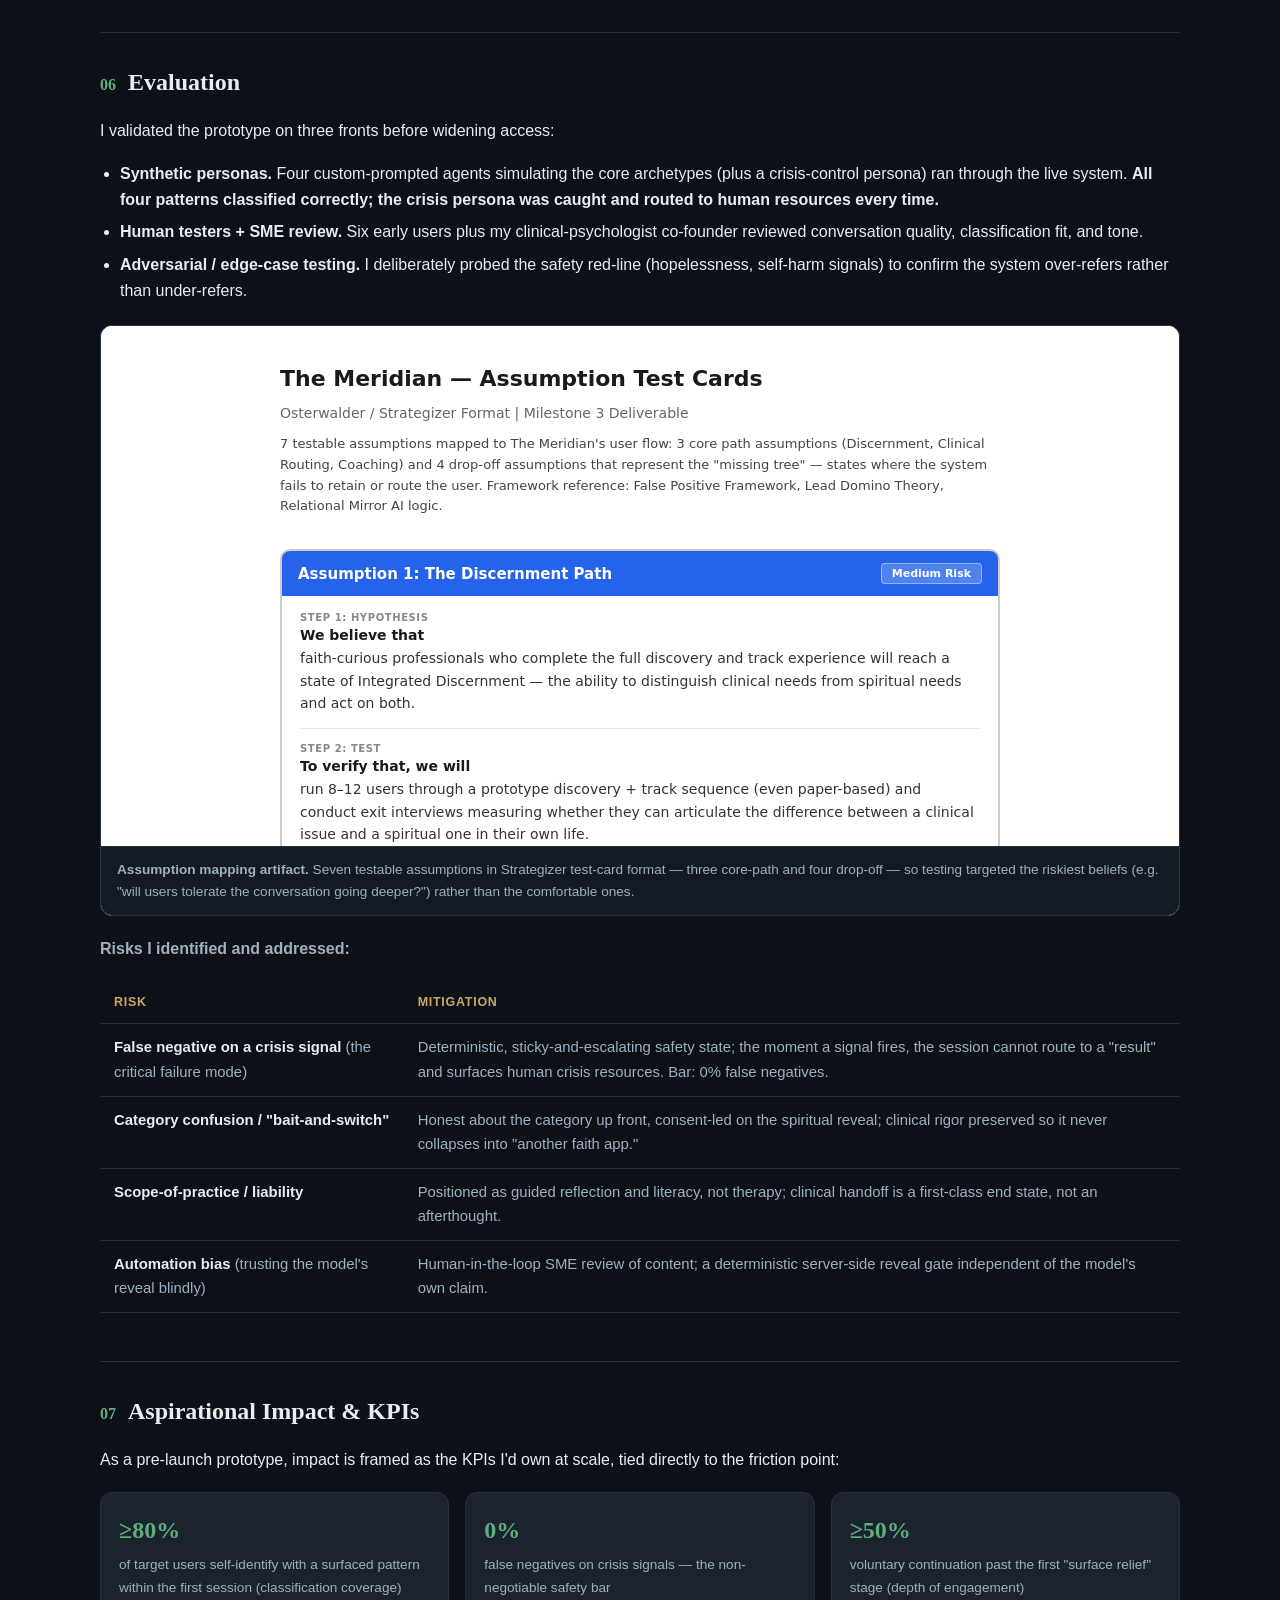
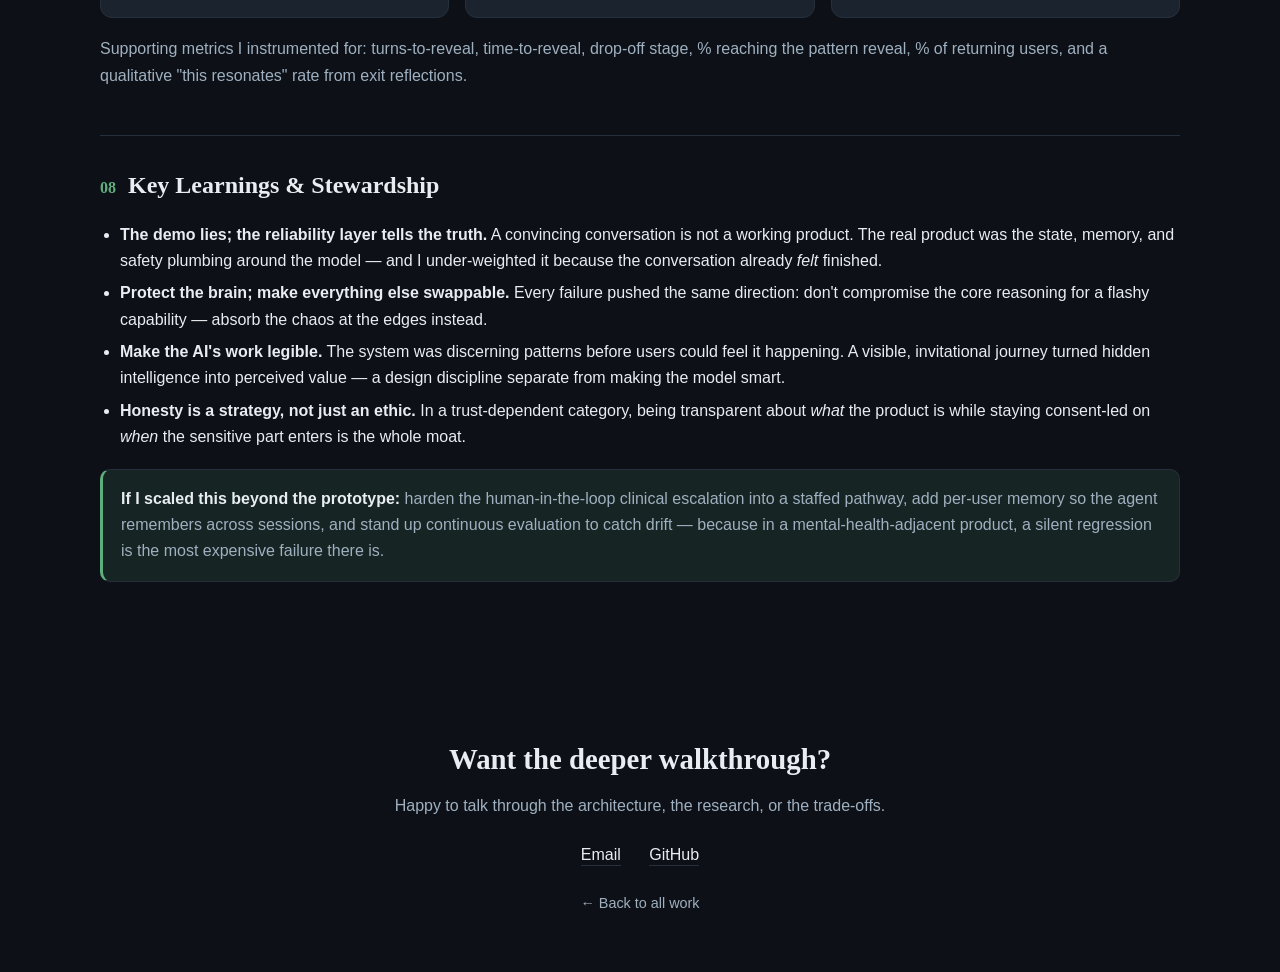
<file: portfolio/meridian.html>
<!DOCTYPE html>
<html lang="en">
<head>
  <meta charset="UTF-8" />
  <meta name="viewport" content="width=device-width, initial-scale=1.0" />
  <title>The Meridian — Case Study · Calvin Riley</title>
  <meta name="description" content="Case study: The Meridian, an AI guide to inner clarity. Context, problem, approach, AI integration, iteration, evaluation, impact, and learnings." />
  <link rel="stylesheet" href="styles.css" />
</head>
<body>

  <nav class="nav">
    <div class="wrap">
      <div class="brand">Calvin <span>Riley</span></div>
      <div class="links">
        <a href="index.html">← All work</a>
        <a href="#evaluation">Evaluation</a>
        <a href="#learnings">Learnings</a>
        <a href="index.html#contact">Contact</a>
      </div>
    </div>
  </nav>

  <!-- CASE HERO -->
  <header class="cs-hero">
    <div class="wrap">
      <span class="eyebrow">Case Study · Founder &amp; AI Orchestrator</span>
      <h1>The Meridian</h1>
      <p class="sub">An AI agent that meets successful-but-empty professionals where they are, runs a clinically-informed discovery conversation, and helps them name the patterns driving their discontent — safely.</p>
    </div>
  </header>

  <!-- TL;DR EXECUTIVE HOOK -->
  <div class="wrap">
    <div class="tldr">
      <h2>TL;DR</h2>
      <p>
        Millions of high-functioning professionals look successful by every external metric and feel empty underneath — but
        they haven't decided they need therapy or religion, so they fall through the cracks between both. <b>The Meridian</b> is a
        deployed AI agent ("Dr. Lauren") that holds a warm, clinically-informed conversation, surfaces which of four
        identity-level "false positives" a person is running on, and gently points toward a durable foundation — with
        deterministic safety guardrails that route anyone in crisis to human help. Validated with four synthetic personas and
        six human testers: <b>4/4 patterns classified correctly, 0 false negatives on crisis signals.</b>
      </p>
      <ul class="facts">
        <li><b>Goal</b> Build a teachable category — "integrated inner clarity" — as a real, safe AI product</li>
        <li><b>My role</b> Founder, product &amp; AI orchestrator (with a licensed clinical-psychologist co-founder)</li>
        <li><b>Timeframe</b> March – June 2026 (concept → deployed prototype)</li>
        <li><b>Tools</b> Claude (agent brain), Next.js, Supabase, Cartesia (voice), Vercel</li>
        <li><b>Core problem</b> A whole population is underserved between clinical care and faith</li>
        <li><b>Key learning</b> The conversation was never the hard part — the reliability layer around it was</li>
      </ul>
    </div>
    <p class="tiny" style="margin:10px 0 0;">Context note: built as the capstone project for INTC 6033 (Researching AI Strategies), an MBA course. The project doubled as a real venture and the academic deliverable.</p>
  </div>

  <!-- BODY: 8 ELEMENTS -->
  <div class="wrap cs-body">

    <!-- 1 CONTEXT -->
    <section id="context">
      <h2><span class="num">01</span> Context</h2>
      <p>
        This started personally. My wife is a licensed clinical psychologist; I work in payments and build with AI. Over and over
        we saw the same person from two different professional angles: the high earner who has "made it" and is quietly running on
        empty. The clinical world calls them one thing; the faith world calls them another. Neither world reaches them early,
        because reaching out means first accepting a label — "patient" or "believer" — that they haven't accepted yet.
      </p>
      <p class="muted">
        The market around this person is crowded but missed: faith-aligned therapy marketplaces (still therapy), meditation and
        devotional apps (no clinical depth), AI therapy chatbots (no spiritual dimension), and faith chatbots (no clinical
        framework). Six layers of competitors, and a clean gap down the middle: nobody was building an AI that meets you where you
        are, runs a genuinely clinical discovery process, and only then — with consent — points at a deeper foundation.
      </p>
    </section>

    <!-- 2 PROBLEM -->
    <section id="problem">
      <h2><span class="num">02</span> Problem</h2>
      <p>
        <b>High-functioning professionals who are successful on paper but empty underneath have no low-stakes front door to
        clarity.</b> Therapy asks them to self-identify as needing help; religion asks them to self-identify as believers. Most
        won't do either yet — so they self-medicate with the next win, the next drink, the next status marker, and the underlying
        pattern never gets named.
      </p>
      <div class="callout">
        <b>The reframe that made it an AI problem.</b> The world hands these people positive signals — money, status, attention —
        that read as "I'm okay." They're <i>false positives</i>: the test says success while the interior runs empty. Naming which
        false positive someone is living on requires a patient, adaptive, judgment-free conversation that scales to anyone, anytime.
        That is precisely what a well-orchestrated AI agent can do — and a static app, quiz, or content library cannot.
      </div>
    </section>

    <!-- 3 APPROACH -->
    <section id="approach">
      <h2><span class="num">03</span> Approach &amp; Process</h2>
      <p>The project advanced through a deliberate research sequence — each milestone made the next decision sharper:</p>
      <ul>
        <li><b>Human-centered framing &amp; landscape mapping.</b> Defined the persona by a <i>condition</i> (successful-but-empty), not a faith posture, and mapped six competitor layers to locate the gap.</li>
        <li><b>Clinical framework extraction.</b> Translated my co-founder's 20 years of clinical practice into a structured knowledge base: an intake method, a belief-system map (six profiles), a faith-integration bridge, and five client archetypes.</li>
        <li><b>Task analysis &amp; workflow modeling (BPMN/UML).</b> Diagrammed the full user journey across roles — user, AI, content engine, and a clinical team — including the parallel safety check and three distinct end states (clarity, clinical handoff, human coaching).</li>
        <li><b>Assumption mapping.</b> Wrote seven testable assumption cards (three "happy path," four drop-off) so I was testing the riskiest beliefs, not the comfortable ones.</li>
        <li><b>Build → test → iterate.</b> Shipped a working prototype, then validated it with synthetic personas and human testers before widening access.</li>
      </ul>
      <div class="figure embed">
        <iframe src="assets/meridian-bpmn-diagram.html" title="BPMN business process diagram of the discovery flow" loading="lazy"></iframe>
        <div class="cap"><b>Task analysis artifact — BPMN.</b> The discovery flow modeled across four organizational roles (User, AI Platform, Content Ops, Clinical Team), with the clinical red-line safety check as an error-boundary event and three distinct end states. Interactive — scroll within the frame.</div>
      </div>
      <div class="figure embed">
        <iframe src="assets/meridian-standard-flowchart.html" title="Standard user-flow flowchart" loading="lazy"></iframe>
        <div class="cap"><b>User-flow logic.</b> The same journey as a standard flowchart, showing the two re-entry loops when a pattern hasn't surfaced or content doesn't resonate.</div>
      </div>
    </section>

    <!-- 4 AI INTEGRATION -->
    <section id="ai-integration">
      <h2><span class="num">04</span> AI Integration</h2>
      <p>
        The product <i>is</i> the AI. "Dr. Lauren" is a Claude-powered agent whose system prompt encodes the full clinical
        framework: a Stage-0 rapport pass, a four-layer "lead domino" sequence that gently moves from safe surface topics toward
        identity-level beliefs, a confidence-tracked classification of the four false positives, and a consent-gated moment where a
        spiritual foundation can enter — never as doctrine up front. Around that brain sit voice input/output, authentication, and
        persistence.
      </p>
      <p class="muted">The architecture follows a clean agent loop: sensors (user input) → policy layer (the clinical framework) → tools (the relational mirror, scripture, classification) → quality gates (safety screening, confidence thresholds) → learning signals (engagement, progression).</p>
      <div class="shots">
        <div class="shot">
          <img src="assets/app-landing.png" alt="The Meridian landing screen — Identify Your False Positives, A Guide to Inner Clarity" onerror="this.closest('.shot').style.display='none'" />
          <div class="cap">The front door: a calm, low-stakes invitation — no clinical or religious language.</div>
        </div>
        <div class="shot">
          <img src="assets/app-onboarding.png" alt="Onboarding — A candid conversation with Dr. Lauren" onerror="this.closest('.shot').style.display='none'" />
          <div class="cap">Onboarding sets scope: a candid conversation with a clinician, "you lead the pace."</div>
        </div>
        <div class="shot">
          <img src="assets/app-chat.png" alt="The Dr. Lauren discovery chat with the visible journey meter" onerror="this.closest('.shot').style.display='none'" />
          <div class="cap">The discovery chat. The six-step journey meter makes the agent's progress <i>legible</i> without exposing clinical labels.</div>
        </div>
      </div>
    </section>

    <!-- 5 ITERATION -->
    <section id="iteration">
      <h2><span class="num">05</span> Iteration</h2>
      <p>The solution-thinking changed more than the solution. Three pivots mattered most:</p>
      <ul>
        <li><b>Voice: from second brain to interface.</b> I chased real-time voice for its speed and it quietly spawned a <i>second</i> agent that drifted from the clinical brain. I tore it out and rebuilt voice as pure input/output around the original Claude agent. <b>Principle earned: the brain is the product; everything else is swappable.</b></li>
        <li><b>Positioning: from "faith-curious" to a condition.</b> Early framing defined the user by a spiritual posture, which narrowed the market and tripped a "religious allergy." I redefined the persona by the <i>condition</i> (successful-but-empty) and made faith the destination, not the front door.</li>
        <li><b>Telemetry: from confident demo to reliable system.</b> The agent held beautiful conversations but would drop its internal tracking on the longest, most emotional turns — so a great conversation could fail to deliver a result. The fix was architectural (merge state additively across turns), not a prompt rewrite.</li>
      </ul>
      <table class="tbl">
        <thead><tr><th>Decision</th><th>Options weighed</th><th>Call &amp; rationale</th></tr></thead>
        <tbody>
          <tr><td><b>Agent brain</b></td><td>Claude vs. a real-time voice model as the reasoner</td><td><b>Claude owns reasoning.</b> Conversation quality and a stable system prompt mattered more than latency.</td></tr>
          <tr><td><b>Voice provider</b></td><td>OpenAI TTS vs. Cartesia vs. ElevenLabs</td><td><b>Cartesia</b> for natural voice and a clean path to cloning; isolated behind one endpoint so it's swappable.</td></tr>
          <tr><td><b>Memory model</b></td><td>Full transcript every turn vs. merged structured state</td><td><b>Merged state.</b> Cheaper context and a reliable record of what the agent had learned.</td></tr>
        </tbody>
      </table>
    </section>

    <!-- 6 EVALUATION -->
    <section id="evaluation">
      <h2><span class="num">06</span> Evaluation</h2>
      <p>I validated the prototype on three fronts before widening access:</p>
      <ul>
        <li><b>Synthetic personas.</b> Four custom-prompted agents simulating the core archetypes (plus a crisis-control persona) ran through the live system. <b>All four patterns classified correctly; the crisis persona was caught and routed to human resources every time.</b></li>
        <li><b>Human testers + SME review.</b> Six early users plus my clinical-psychologist co-founder reviewed conversation quality, classification fit, and tone.</li>
        <li><b>Adversarial / edge-case testing.</b> I deliberately probed the safety red-line (hopelessness, self-harm signals) to confirm the system over-refers rather than under-refers.</li>
      </ul>
      <div class="figure embed">
        <iframe src="assets/meridian-assumption-test-cards.html" title="Assumption test cards" loading="lazy"></iframe>
        <div class="cap"><b>Assumption mapping artifact.</b> Seven testable assumptions in Strategizer test-card format — three core-path and four drop-off — so testing targeted the riskiest beliefs (e.g. "will users tolerate the conversation going deeper?") rather than the comfortable ones.</div>
      </div>
      <p class="muted" style="margin-top:6px;"><b>Risks I identified and addressed:</b></p>
      <table class="tbl">
        <thead><tr><th>Risk</th><th>Mitigation</th></tr></thead>
        <tbody>
          <tr><td><b>False negative on a crisis signal</b> (the critical failure mode)</td><td>Deterministic, sticky-and-escalating safety state; the moment a signal fires, the session cannot route to a "result" and surfaces human crisis resources. Bar: 0% false negatives.</td></tr>
          <tr><td><b>Category confusion / "bait-and-switch"</b></td><td>Honest about the category up front, consent-led on the spiritual reveal; clinical rigor preserved so it never collapses into "another faith app."</td></tr>
          <tr><td><b>Scope-of-practice / liability</b></td><td>Positioned as guided reflection and literacy, not therapy; clinical handoff is a first-class end state, not an afterthought.</td></tr>
          <tr><td><b>Automation bias</b> (trusting the model's reveal blindly)</td><td>Human-in-the-loop SME review of content; a deterministic server-side reveal gate independent of the model's own claim.</td></tr>
        </tbody>
      </table>
    </section>

    <!-- 7 IMPACT / KPIs -->
    <section id="impact">
      <h2><span class="num">07</span> Aspirational Impact &amp; KPIs</h2>
      <p>As a pre-launch prototype, impact is framed as the KPIs I'd own at scale, tied directly to the friction point:</p>
      <div class="kpis">
        <div class="kpi"><div class="n">≥80%</div><div class="l">of target users self-identify with a surfaced pattern within the first session (classification coverage)</div></div>
        <div class="kpi"><div class="n">0%</div><div class="l">false negatives on crisis signals — the non-negotiable safety bar</div></div>
        <div class="kpi"><div class="n">≥50%</div><div class="l">voluntary continuation past the first "surface relief" stage (depth of engagement)</div></div>
      </div>
      <p class="muted">Supporting metrics I instrumented for: turns-to-reveal, time-to-reveal, drop-off stage, % reaching the pattern reveal, % of returning users, and a qualitative "this resonates" rate from exit reflections.</p>
    </section>

    <!-- 8 LEARNINGS -->
    <section id="learnings">
      <h2><span class="num">08</span> Key Learnings &amp; Stewardship</h2>
      <ul>
        <li><b>The demo lies; the reliability layer tells the truth.</b> A convincing conversation is not a working product. The real product was the state, memory, and safety plumbing around the model — and I under-weighted it because the conversation already <i>felt</i> finished.</li>
        <li><b>Protect the brain; make everything else swappable.</b> Every failure pushed the same direction: don't compromise the core reasoning for a flashy capability — absorb the chaos at the edges instead.</li>
        <li><b>Make the AI's work legible.</b> The system was discerning patterns before users could feel it happening. A visible, invitational journey turned hidden intelligence into perceived value — a design discipline separate from making the model smart.</li>
        <li><b>Honesty is a strategy, not just an ethic.</b> In a trust-dependent category, being transparent about <i>what</i> the product is while staying consent-led on <i>when</i> the sensitive part enters is the whole moat.</li>
      </ul>
      <div class="callout">
        <b>If I scaled this beyond the prototype:</b> harden the human-in-the-loop clinical escalation into a staffed pathway, add per-user memory so the agent remembers across sessions, and stand up continuous evaluation to catch drift — because in a mental-health-adjacent product, a silent regression is the most expensive failure there is.
      </div>
    </section>

  </div>

  <!-- FOOTER -->
  <footer class="footer">
    <div class="wrap">
      <h2>Want the deeper walkthrough?</h2>
      <p>Happy to talk through the architecture, the research, or the trade-offs.</p>
      <div class="contacts">
        <a href="mailto:calvinrileyii@gmail.com">Email</a>
        <a href="https://github.com/calvinrileyii" target="_blank" rel="noopener">GitHub</a>
      </div>
      <div><a class="backlink" href="index.html">← Back to all work</a></div>
    </div>
  </footer>

</body>
</html>
</file>
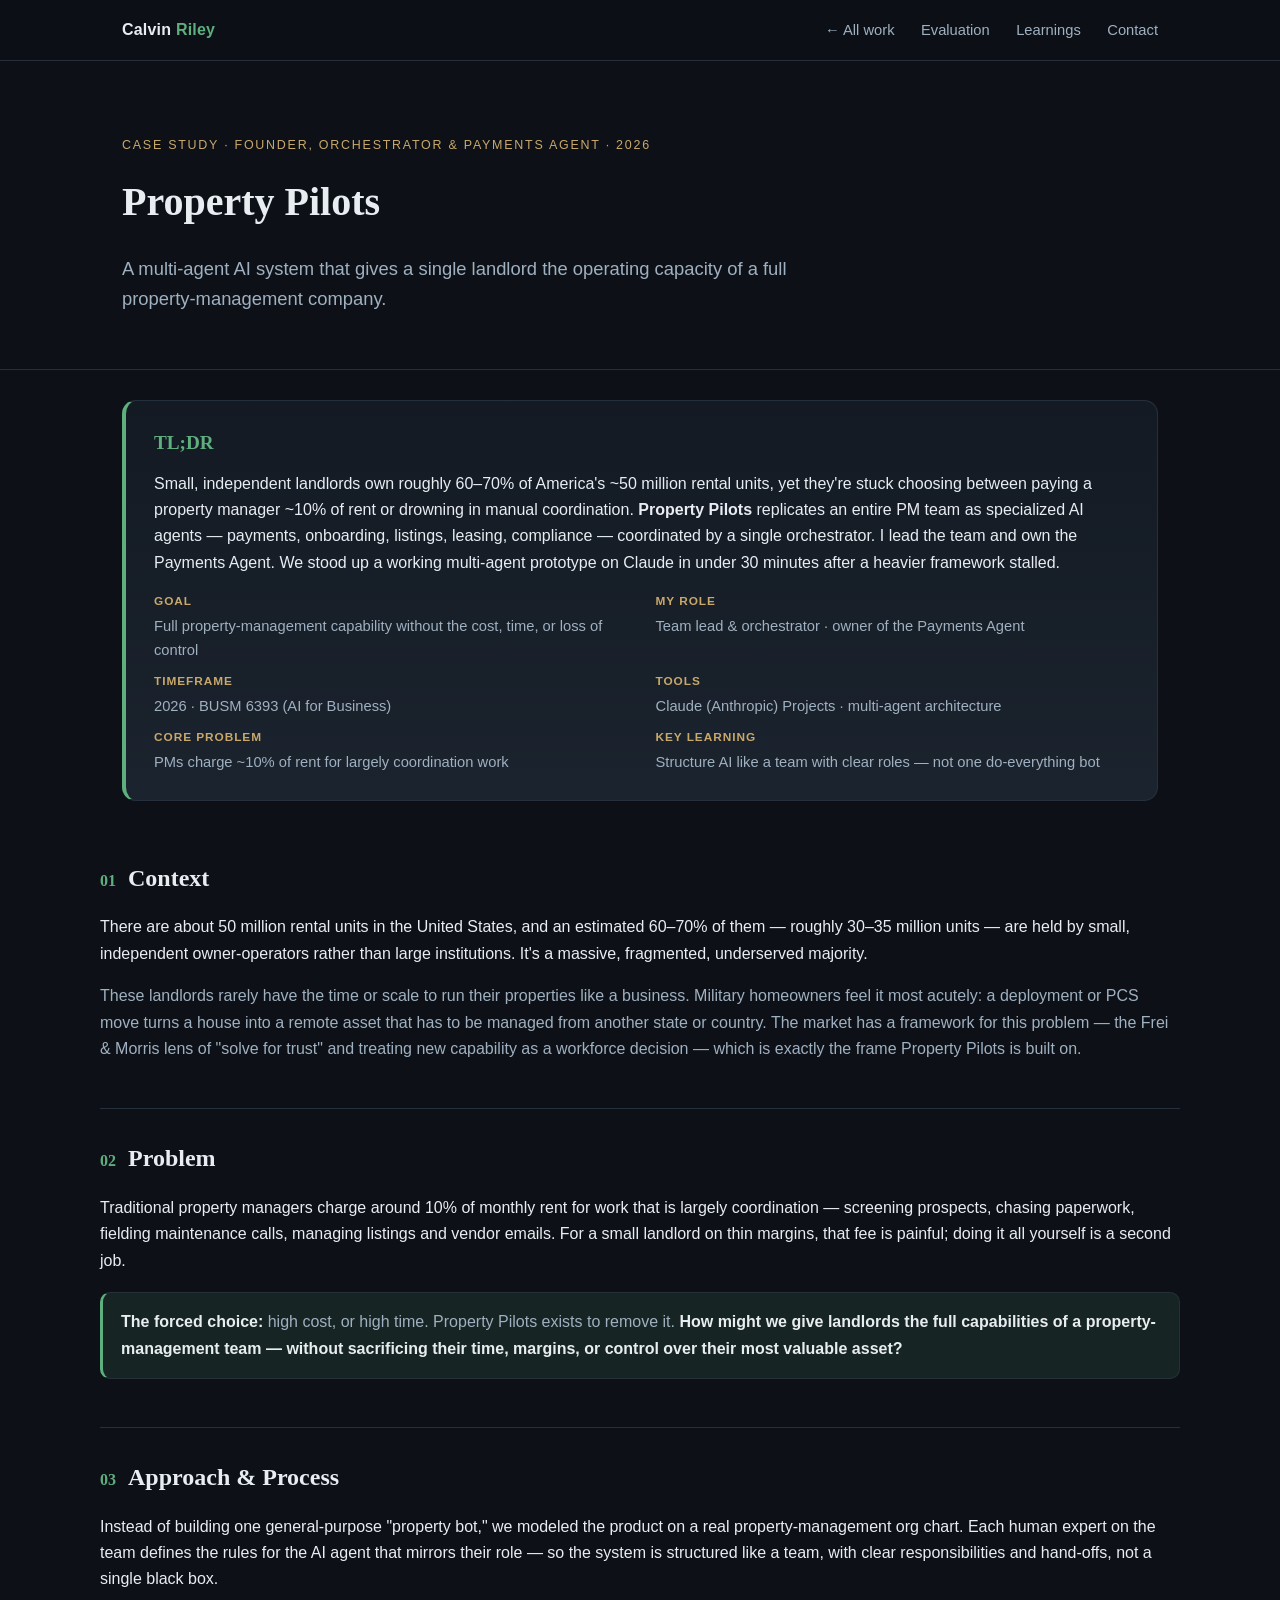
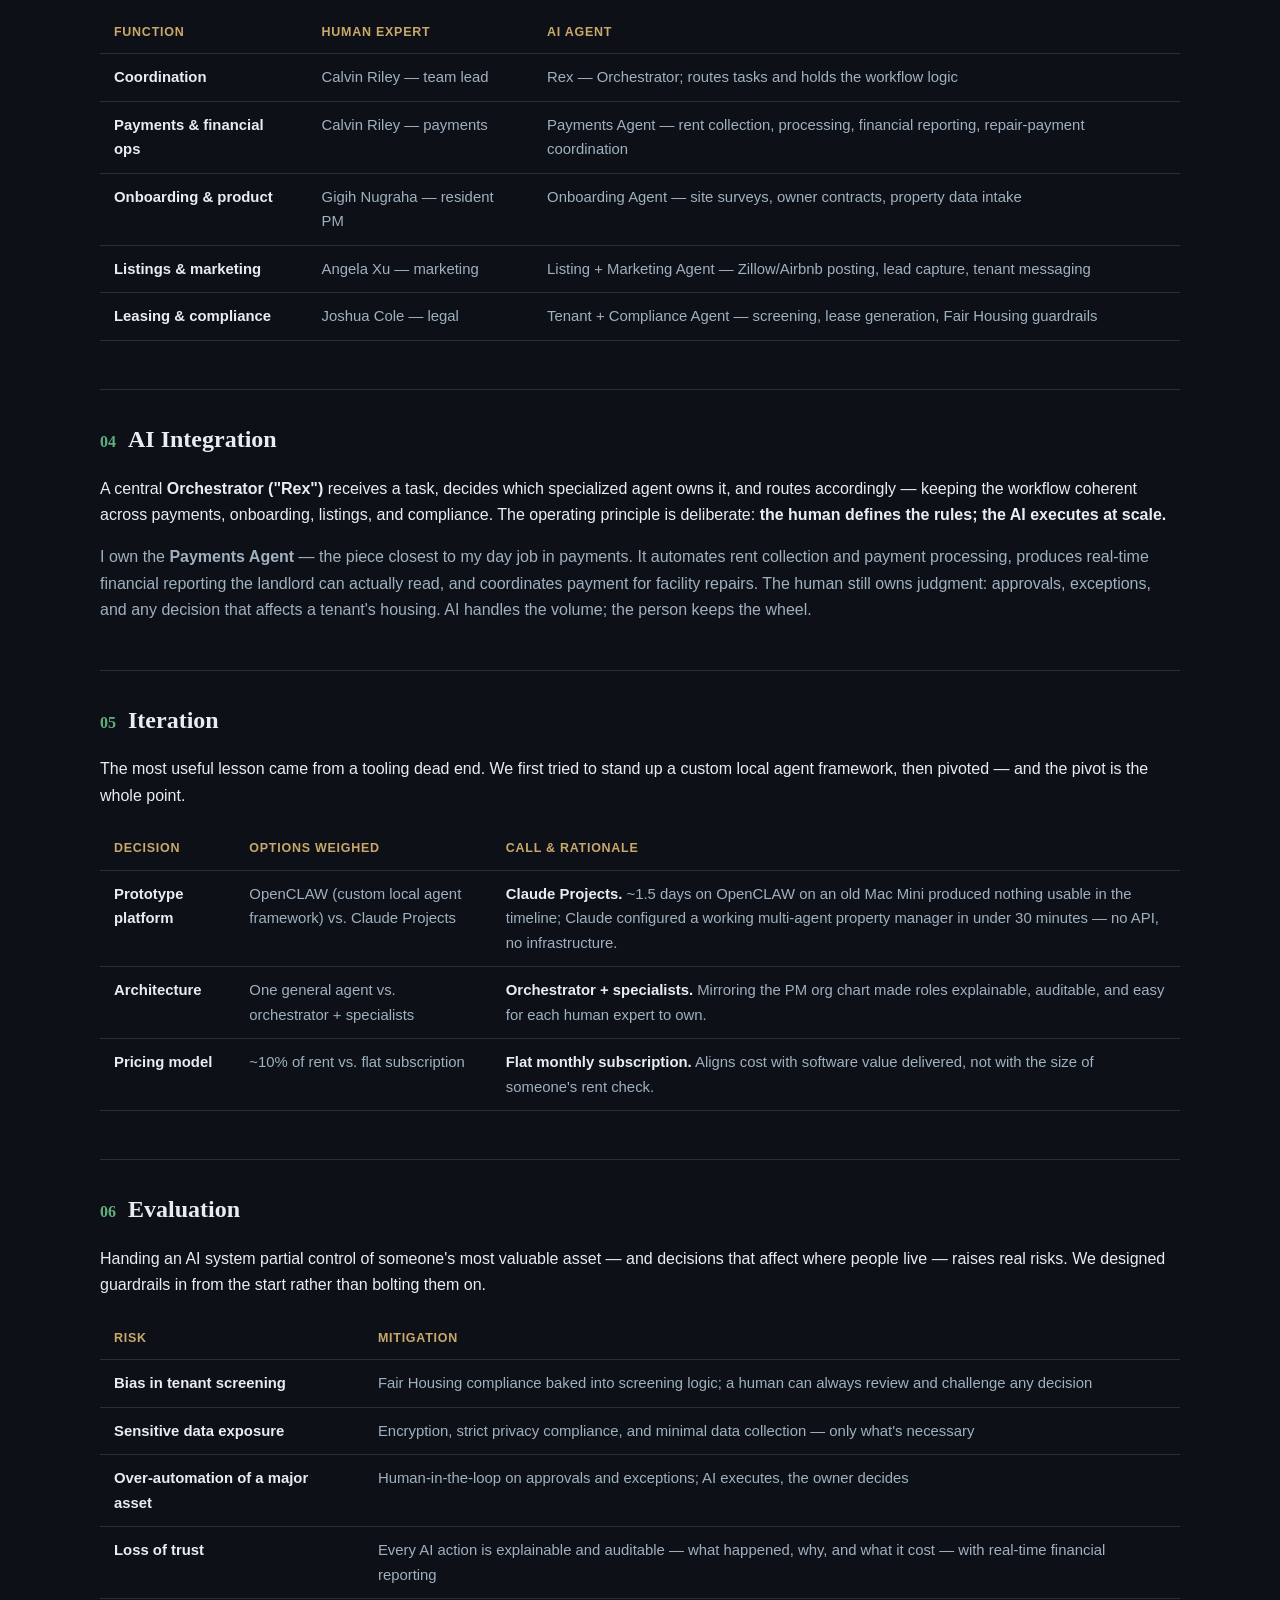
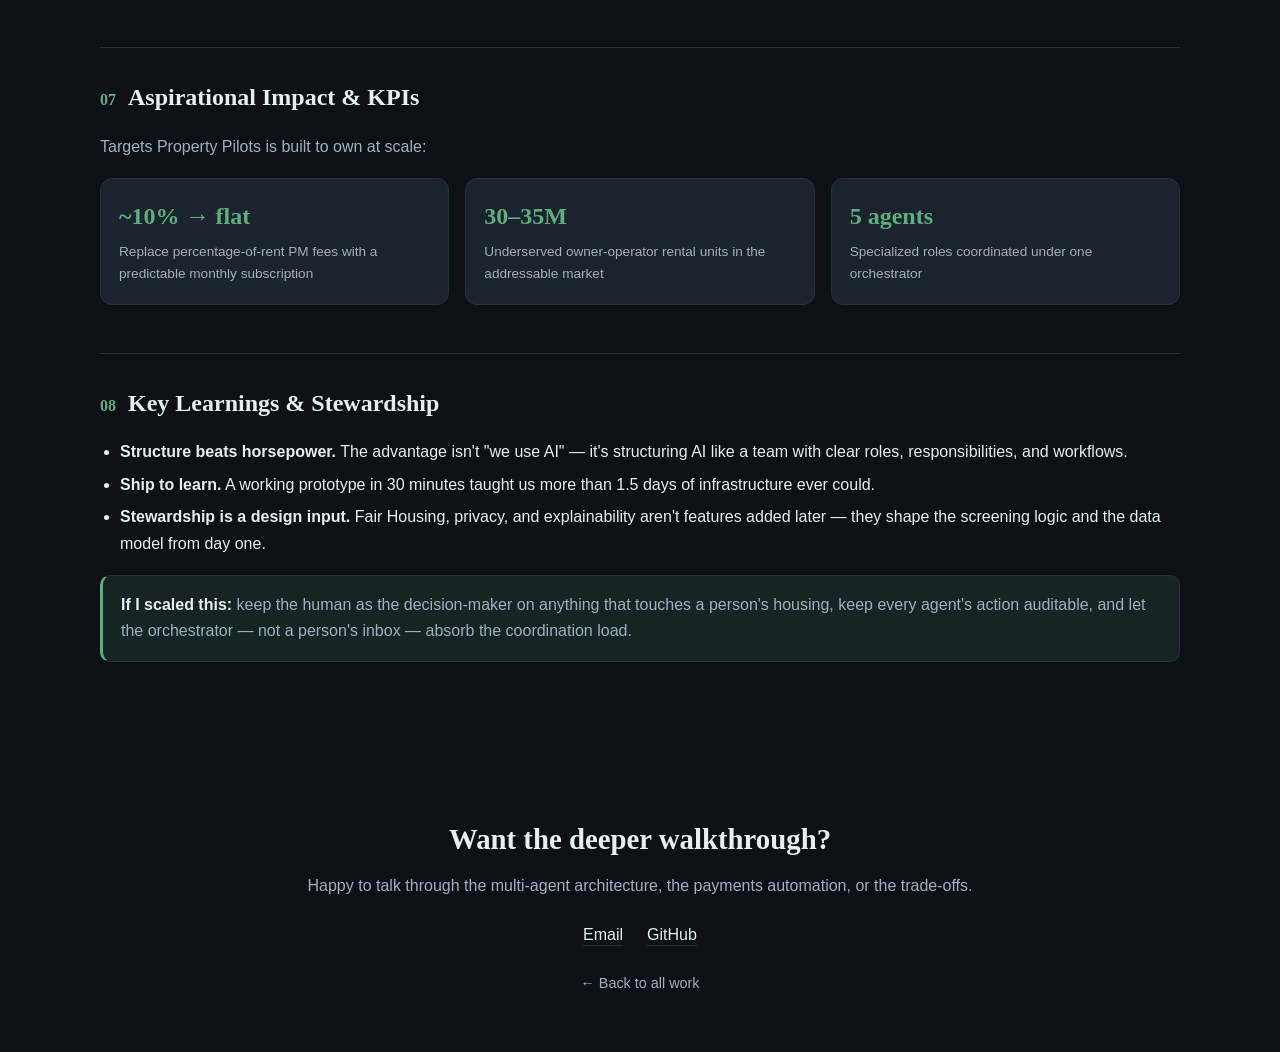
<file: portfolio/property-pilots.html>
<!DOCTYPE html>
<html lang="en">
<head>
  <meta charset="UTF-8" />
  <meta name="viewport" content="width=device-width, initial-scale=1.0" />
  <title>Property Pilots — Case Study · Calvin Riley</title>
  <meta name="description" content="Property Pilots — a multi-agent AI system that gives a single owner-operator landlord the operating capacity of a full property-management company." />
  <link rel="stylesheet" href="styles.css" />
</head>
<body>

  <nav class="nav">
    <div class="wrap">
      <div class="brand">Calvin <span>Riley</span></div>
      <div class="links">
        <a href="index.html">← All work</a>
        <a href="#evaluation">Evaluation</a>
        <a href="#learnings">Learnings</a>
        <a href="index.html#contact">Contact</a>
      </div>
    </div>
  </nav>

  <header class="cs-hero">
    <div class="wrap">
      <span class="eyebrow">Case Study · Founder, Orchestrator &amp; Payments Agent · 2026</span>
      <h1>Property Pilots</h1>
      <p class="sub">A multi-agent AI system that gives a single landlord the operating capacity of a full property-management company.</p>
    </div>
  </header>

  <div class="wrap">
    <div class="tldr">
      <h2>TL;DR</h2>
      <p>Small, independent landlords own roughly 60–70% of America's ~50 million rental units, yet they're stuck choosing between paying a property manager ~10% of rent or drowning in manual coordination. <b>Property Pilots</b> replicates an entire PM team as specialized AI agents — payments, onboarding, listings, leasing, compliance — coordinated by a single orchestrator. I lead the team and own the Payments Agent. We stood up a working multi-agent prototype on Claude in under 30 minutes after a heavier framework stalled.</p>
      <ul class="facts">
        <li><b>Goal</b> Full property-management capability without the cost, time, or loss of control</li>
        <li><b>My role</b> Team lead &amp; orchestrator · owner of the Payments Agent</li>
        <li><b>Timeframe</b> 2026 · BUSM 6393 (AI for Business)</li>
        <li><b>Tools</b> Claude (Anthropic) Projects · multi-agent architecture</li>
        <li><b>Core problem</b> PMs charge ~10% of rent for largely coordination work</li>
        <li><b>Key learning</b> Structure AI like a team with clear roles — not one do-everything bot</li>
      </ul>
    </div>
  </div>

  <div class="wrap cs-body">

    <section id="context">
      <h2><span class="num">01</span> Context</h2>
      <p>There are about 50 million rental units in the United States, and an estimated 60–70% of them — roughly 30–35 million units — are held by small, independent owner-operators rather than large institutions. It's a massive, fragmented, underserved majority.</p>
      <p class="muted">These landlords rarely have the time or scale to run their properties like a business. Military homeowners feel it most acutely: a deployment or PCS move turns a house into a remote asset that has to be managed from another state or country. The market has a framework for this problem — the Frei &amp; Morris lens of "solve for trust" and treating new capability as a workforce decision — which is exactly the frame Property Pilots is built on.</p>
    </section>

    <section id="problem">
      <h2><span class="num">02</span> Problem</h2>
      <p>Traditional property managers charge around 10% of monthly rent for work that is largely coordination — screening prospects, chasing paperwork, fielding maintenance calls, managing listings and vendor emails. For a small landlord on thin margins, that fee is painful; doing it all yourself is a second job.</p>
      <div class="callout"><b>The forced choice:</b> high cost, or high time. Property Pilots exists to remove it. <b>How might we give landlords the full capabilities of a property-management team — without sacrificing their time, margins, or control over their most valuable asset?</b></div>
    </section>

    <section id="approach">
      <h2><span class="num">03</span> Approach &amp; Process</h2>
      <p>Instead of building one general-purpose "property bot," we modeled the product on a real property-management org chart. Each human expert on the team defines the rules for the AI agent that mirrors their role — so the system is structured like a team, with clear responsibilities and hand-offs, not a single black box.</p>
      <table class="tbl">
        <thead><tr><th>Function</th><th>Human expert</th><th>AI agent</th></tr></thead>
        <tbody>
          <tr><td><b>Coordination</b></td><td>Calvin Riley — team lead</td><td>Rex — Orchestrator; routes tasks and holds the workflow logic</td></tr>
          <tr><td><b>Payments &amp; financial ops</b></td><td>Calvin Riley — payments</td><td>Payments Agent — rent collection, processing, financial reporting, repair-payment coordination</td></tr>
          <tr><td><b>Onboarding &amp; product</b></td><td>Gigih Nugraha — resident PM</td><td>Onboarding Agent — site surveys, owner contracts, property data intake</td></tr>
          <tr><td><b>Listings &amp; marketing</b></td><td>Angela Xu — marketing</td><td>Listing + Marketing Agent — Zillow/Airbnb posting, lead capture, tenant messaging</td></tr>
          <tr><td><b>Leasing &amp; compliance</b></td><td>Joshua Cole — legal</td><td>Tenant + Compliance Agent — screening, lease generation, Fair Housing guardrails</td></tr>
        </tbody>
      </table>
    </section>

    <section id="ai-integration">
      <h2><span class="num">04</span> AI Integration</h2>
      <p>A central <b>Orchestrator ("Rex")</b> receives a task, decides which specialized agent owns it, and routes accordingly — keeping the workflow coherent across payments, onboarding, listings, and compliance. The operating principle is deliberate: <b>the human defines the rules; the AI executes at scale.</b></p>
      <p class="muted">I own the <b>Payments Agent</b> — the piece closest to my day job in payments. It automates rent collection and payment processing, produces real-time financial reporting the landlord can actually read, and coordinates payment for facility repairs. The human still owns judgment: approvals, exceptions, and any decision that affects a tenant's housing. AI handles the volume; the person keeps the wheel.</p>
    </section>

    <section id="iteration">
      <h2><span class="num">05</span> Iteration</h2>
      <p>The most useful lesson came from a tooling dead end. We first tried to stand up a custom local agent framework, then pivoted — and the pivot is the whole point.</p>
      <table class="tbl">
        <thead><tr><th>Decision</th><th>Options weighed</th><th>Call &amp; rationale</th></tr></thead>
        <tbody>
          <tr><td><b>Prototype platform</b></td><td>OpenCLAW (custom local agent framework) vs. Claude Projects</td><td><b>Claude Projects.</b> ~1.5 days on OpenCLAW on an old Mac Mini produced nothing usable in the timeline; Claude configured a working multi-agent property manager in under 30 minutes — no API, no infrastructure.</td></tr>
          <tr><td><b>Architecture</b></td><td>One general agent vs. orchestrator + specialists</td><td><b>Orchestrator + specialists.</b> Mirroring the PM org chart made roles explainable, auditable, and easy for each human expert to own.</td></tr>
          <tr><td><b>Pricing model</b></td><td>~10% of rent vs. flat subscription</td><td><b>Flat monthly subscription.</b> Aligns cost with software value delivered, not with the size of someone's rent check.</td></tr>
        </tbody>
      </table>
    </section>

    <section id="evaluation">
      <h2><span class="num">06</span> Evaluation</h2>
      <p>Handing an AI system partial control of someone's most valuable asset — and decisions that affect where people live — raises real risks. We designed guardrails in from the start rather than bolting them on.</p>
      <table class="tbl">
        <thead><tr><th>Risk</th><th>Mitigation</th></tr></thead>
        <tbody>
          <tr><td><b>Bias in tenant screening</b></td><td>Fair Housing compliance baked into screening logic; a human can always review and challenge any decision</td></tr>
          <tr><td><b>Sensitive data exposure</b></td><td>Encryption, strict privacy compliance, and minimal data collection — only what's necessary</td></tr>
          <tr><td><b>Over-automation of a major asset</b></td><td>Human-in-the-loop on approvals and exceptions; AI executes, the owner decides</td></tr>
          <tr><td><b>Loss of trust</b></td><td>Every AI action is explainable and auditable — what happened, why, and what it cost — with real-time financial reporting</td></tr>
        </tbody>
      </table>
    </section>

    <section id="impact">
      <h2><span class="num">07</span> Aspirational Impact &amp; KPIs</h2>
      <p class="muted">Targets Property Pilots is built to own at scale:</p>
      <div class="kpis">
        <div class="kpi"><div class="n">~10% → flat</div><div class="l">Replace percentage-of-rent PM fees with a predictable monthly subscription</div></div>
        <div class="kpi"><div class="n">30–35M</div><div class="l">Underserved owner-operator rental units in the addressable market</div></div>
        <div class="kpi"><div class="n">5 agents</div><div class="l">Specialized roles coordinated under one orchestrator</div></div>
      </div>
    </section>

    <section id="learnings">
      <h2><span class="num">08</span> Key Learnings &amp; Stewardship</h2>
      <ul>
        <li><b>Structure beats horsepower.</b> The advantage isn't "we use AI" — it's structuring AI like a team with clear roles, responsibilities, and workflows.</li>
        <li><b>Ship to learn.</b> A working prototype in 30 minutes taught us more than 1.5 days of infrastructure ever could.</li>
        <li><b>Stewardship is a design input.</b> Fair Housing, privacy, and explainability aren't features added later — they shape the screening logic and the data model from day one.</li>
      </ul>
      <div class="callout"><b>If I scaled this:</b> keep the human as the decision-maker on anything that touches a person's housing, keep every agent's action auditable, and let the orchestrator — not a person's inbox — absorb the coordination load.</div>
    </section>

  </div>

  <footer class="footer">
    <div class="wrap">
      <h2>Want the deeper walkthrough?</h2>
      <p>Happy to talk through the multi-agent architecture, the payments automation, or the trade-offs.</p>
      <div class="contacts"><a href="mailto:calvinrileyii@gmail.com">Email</a><a href="https://github.com/calvinrileyii" target="_blank" rel="noopener">GitHub</a></div>
      <div><a class="backlink" href="index.html">← Back to all work</a></div>
    </div>
  </footer>

</body>
</html>
</file>
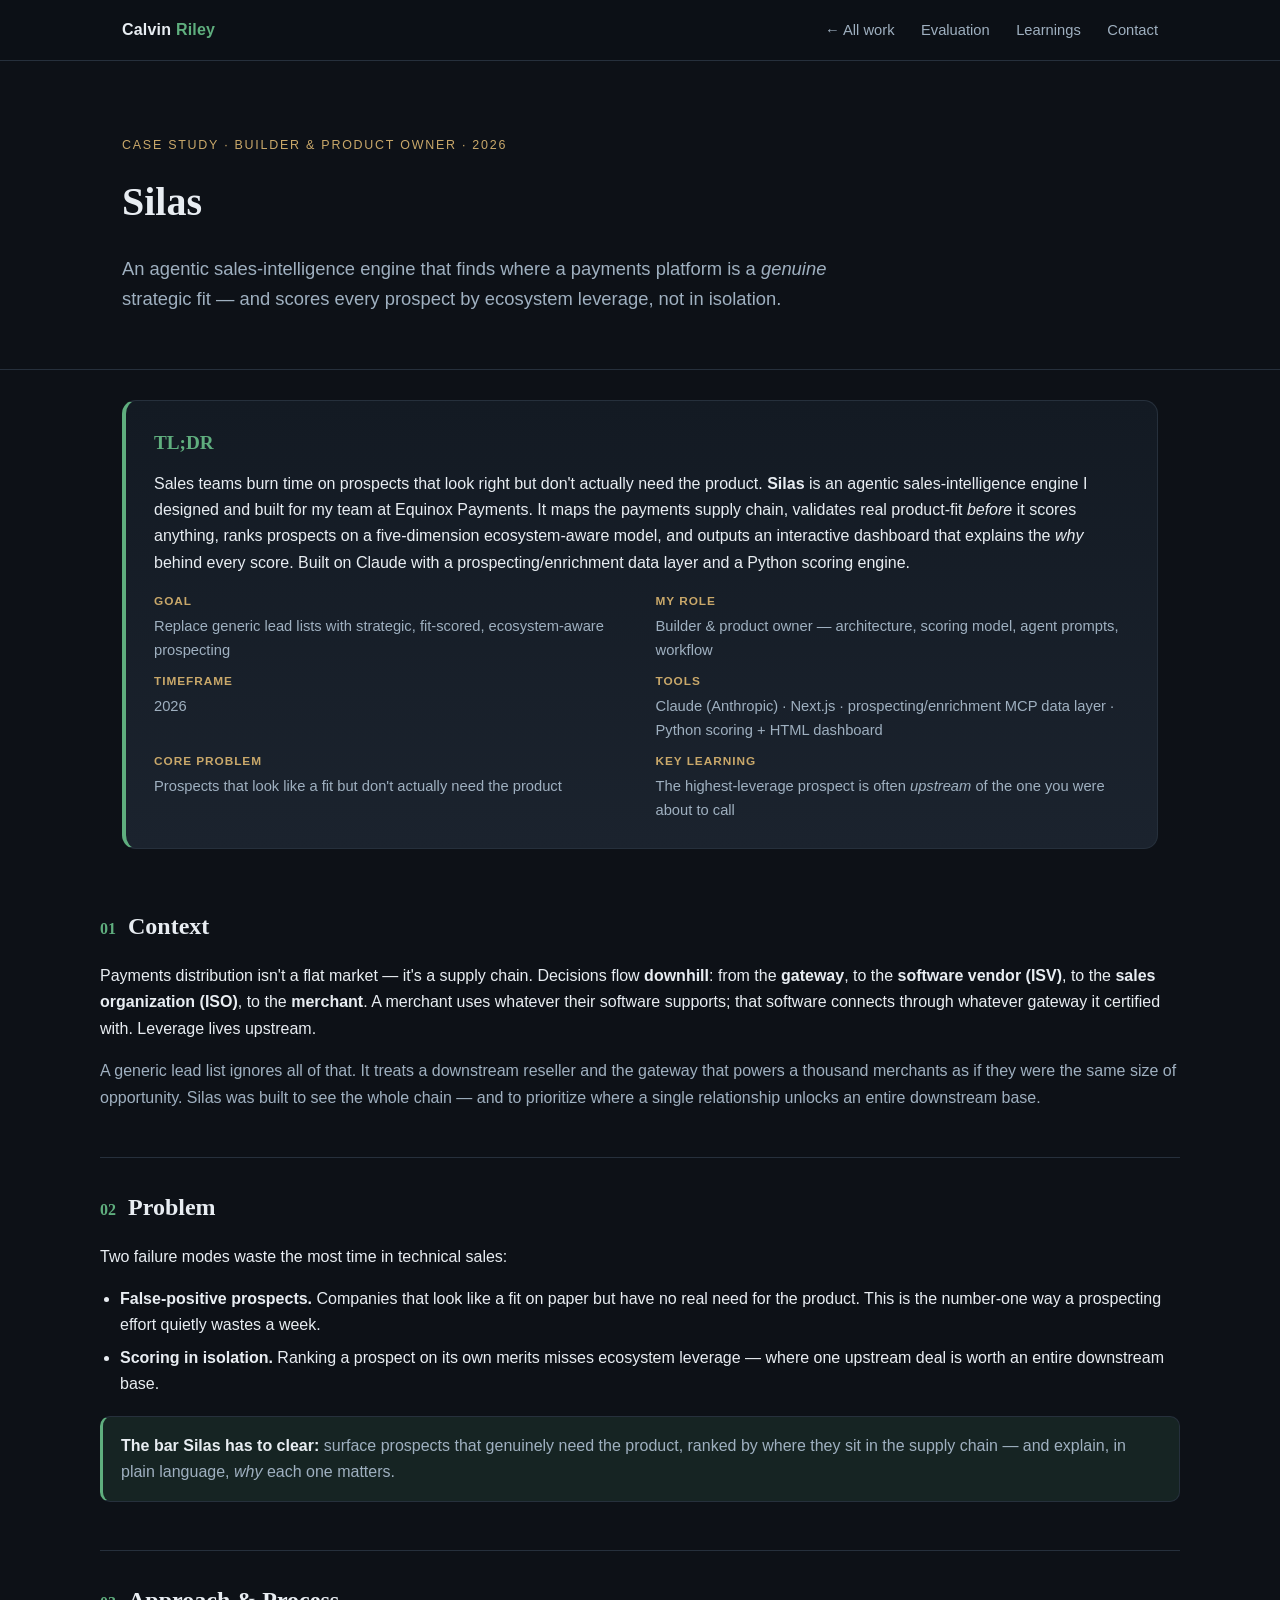
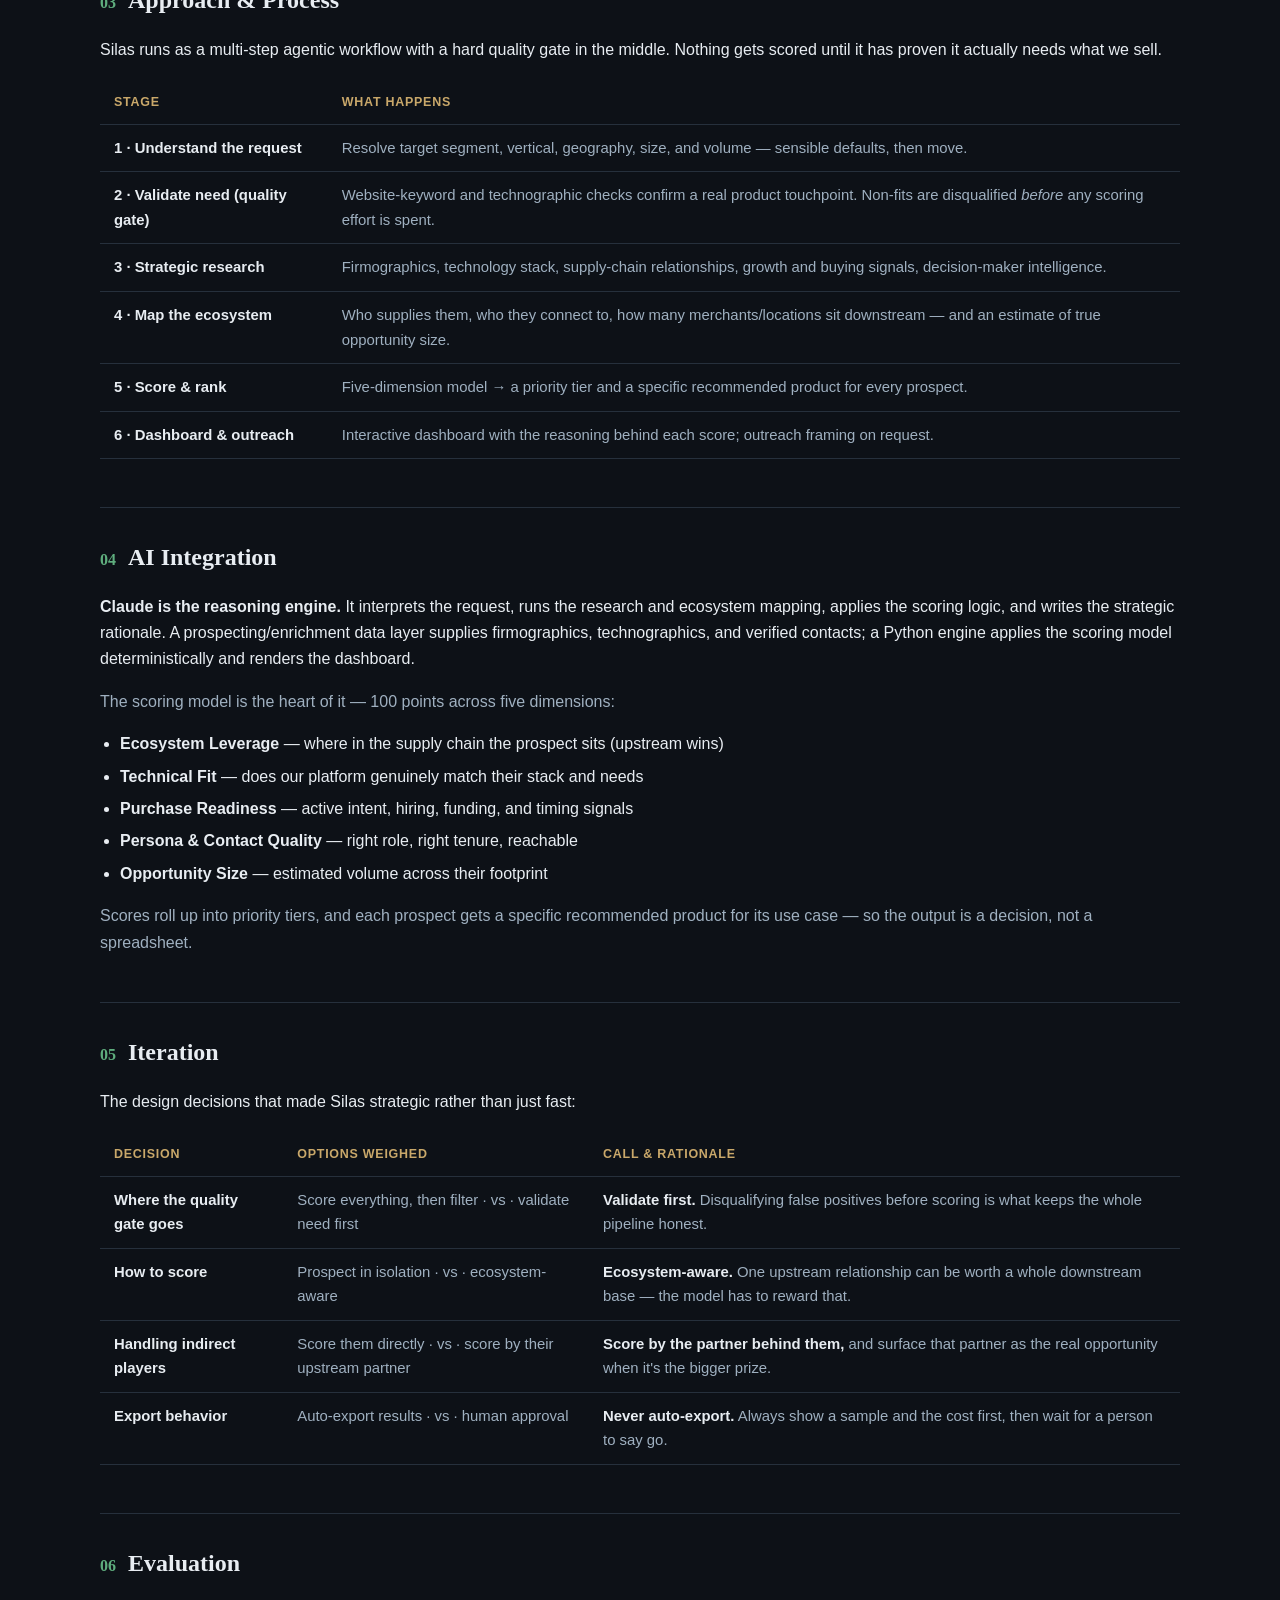
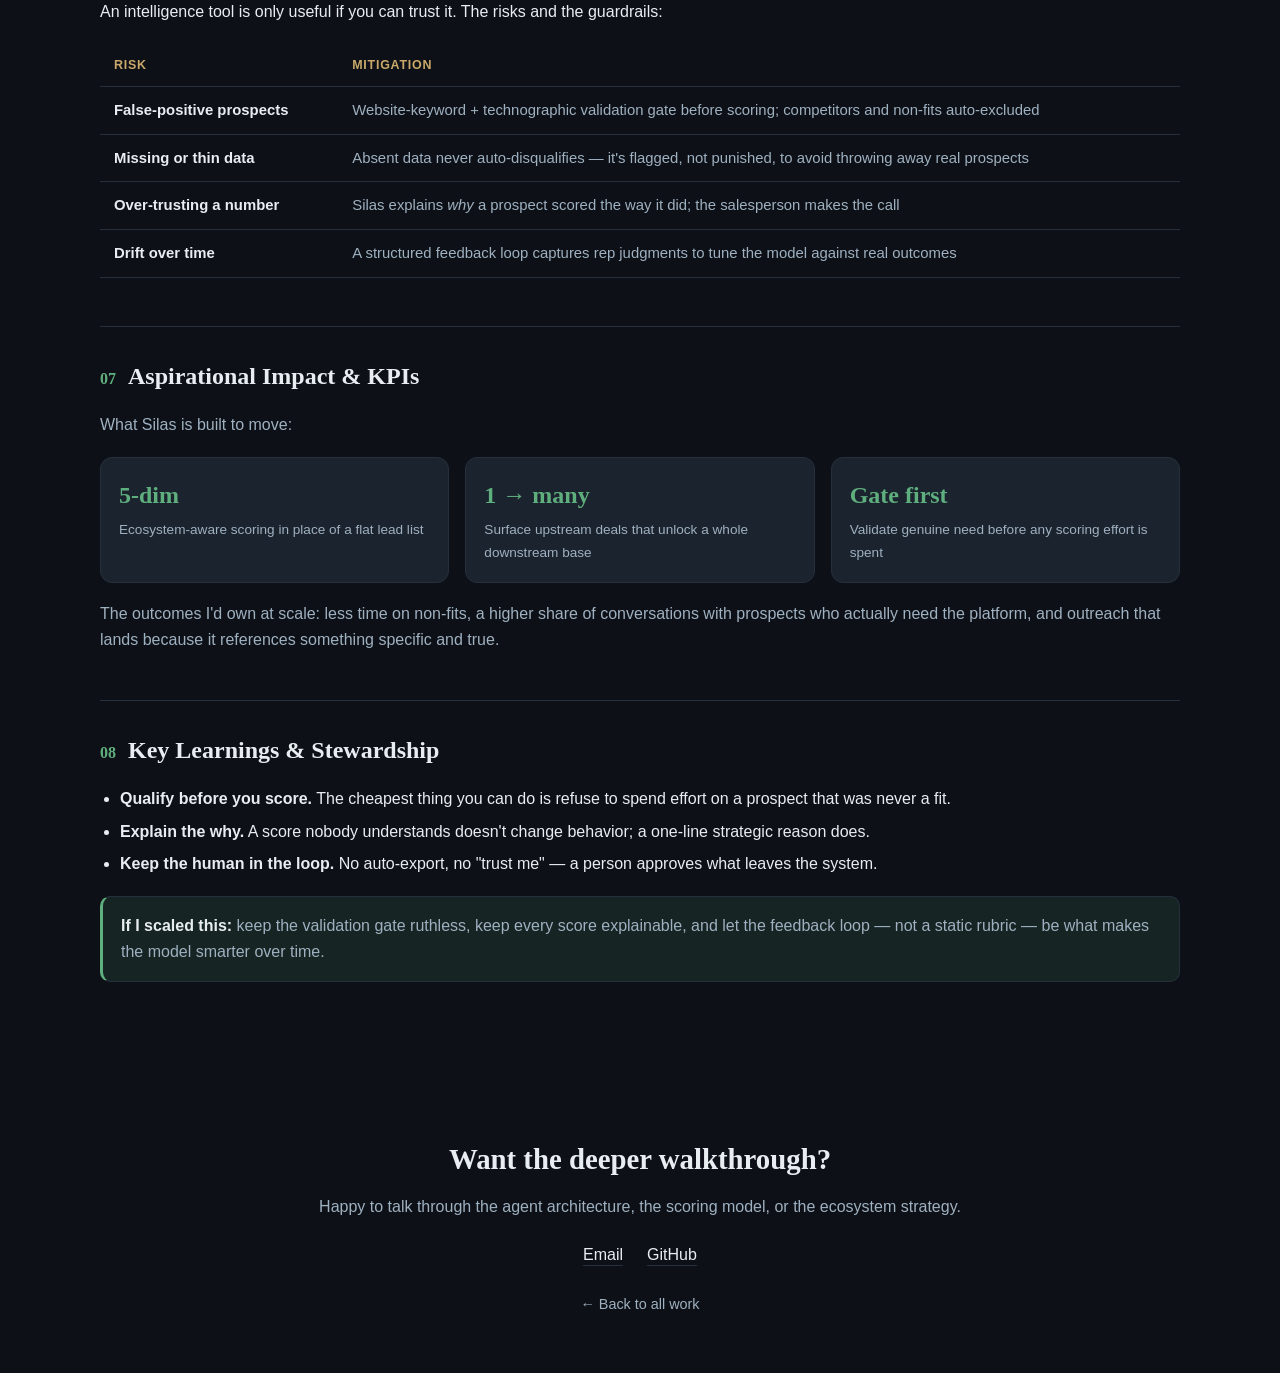
<file: portfolio/silas.html>
<!DOCTYPE html>
<html lang="en">
<head>
  <meta charset="UTF-8" />
  <meta name="viewport" content="width=device-width, initial-scale=1.0" />
  <title>Silas — Case Study · Calvin Riley</title>
  <meta name="description" content="Silas — an agentic sales-intelligence engine that scores every prospect by ecosystem leverage and validates genuine product-fit before it ever ranks a lead." />
  <link rel="stylesheet" href="styles.css" />
</head>
<body>

  <nav class="nav">
    <div class="wrap">
      <div class="brand">Calvin <span>Riley</span></div>
      <div class="links">
        <a href="index.html">← All work</a>
        <a href="#evaluation">Evaluation</a>
        <a href="#learnings">Learnings</a>
        <a href="index.html#contact">Contact</a>
      </div>
    </div>
  </nav>

  <header class="cs-hero">
    <div class="wrap">
      <span class="eyebrow">Case Study · Builder &amp; Product Owner · 2026</span>
      <h1>Silas</h1>
      <p class="sub">An agentic sales-intelligence engine that finds where a payments platform is a <i>genuine</i> strategic fit — and scores every prospect by ecosystem leverage, not in isolation.</p>
    </div>
  </header>

  <div class="wrap">
    <div class="tldr">
      <h2>TL;DR</h2>
      <p>Sales teams burn time on prospects that look right but don't actually need the product. <b>Silas</b> is an agentic sales-intelligence engine I designed and built for my team at Equinox Payments. It maps the payments supply chain, validates real product-fit <i>before</i> it scores anything, ranks prospects on a five-dimension ecosystem-aware model, and outputs an interactive dashboard that explains the <i>why</i> behind every score. Built on Claude with a prospecting/enrichment data layer and a Python scoring engine.</p>
      <ul class="facts">
        <li><b>Goal</b> Replace generic lead lists with strategic, fit-scored, ecosystem-aware prospecting</li>
        <li><b>My role</b> Builder &amp; product owner — architecture, scoring model, agent prompts, workflow</li>
        <li><b>Timeframe</b> 2026</li>
        <li><b>Tools</b> Claude (Anthropic) · Next.js · prospecting/enrichment MCP data layer · Python scoring + HTML dashboard</li>
        <li><b>Core problem</b> Prospects that look like a fit but don't actually need the product</li>
        <li><b>Key learning</b> The highest-leverage prospect is often <i>upstream</i> of the one you were about to call</li>
      </ul>
    </div>
  </div>

  <div class="wrap cs-body">

    <section id="context">
      <h2><span class="num">01</span> Context</h2>
      <p>Payments distribution isn't a flat market — it's a supply chain. Decisions flow <b>downhill</b>: from the <b>gateway</b>, to the <b>software vendor (ISV)</b>, to the <b>sales organization (ISO)</b>, to the <b>merchant</b>. A merchant uses whatever their software supports; that software connects through whatever gateway it certified with. Leverage lives upstream.</p>
      <p class="muted">A generic lead list ignores all of that. It treats a downstream reseller and the gateway that powers a thousand merchants as if they were the same size of opportunity. Silas was built to see the whole chain — and to prioritize where a single relationship unlocks an entire downstream base.</p>
    </section>

    <section id="problem">
      <h2><span class="num">02</span> Problem</h2>
      <p>Two failure modes waste the most time in technical sales:</p>
      <ul>
        <li><b>False-positive prospects.</b> Companies that look like a fit on paper but have no real need for the product. This is the number-one way a prospecting effort quietly wastes a week.</li>
        <li><b>Scoring in isolation.</b> Ranking a prospect on its own merits misses ecosystem leverage — where one upstream deal is worth an entire downstream base.</li>
      </ul>
      <div class="callout"><b>The bar Silas has to clear:</b> surface prospects that genuinely need the product, ranked by where they sit in the supply chain — and explain, in plain language, <i>why</i> each one matters.</div>
    </section>

    <section id="approach">
      <h2><span class="num">03</span> Approach &amp; Process</h2>
      <p>Silas runs as a multi-step agentic workflow with a hard quality gate in the middle. Nothing gets scored until it has proven it actually needs what we sell.</p>
      <table class="tbl">
        <thead><tr><th>Stage</th><th>What happens</th></tr></thead>
        <tbody>
          <tr><td><b>1 · Understand the request</b></td><td>Resolve target segment, vertical, geography, size, and volume — sensible defaults, then move.</td></tr>
          <tr><td><b>2 · Validate need (quality gate)</b></td><td>Website-keyword and technographic checks confirm a real product touchpoint. Non-fits are disqualified <i>before</i> any scoring effort is spent.</td></tr>
          <tr><td><b>3 · Strategic research</b></td><td>Firmographics, technology stack, supply-chain relationships, growth and buying signals, decision-maker intelligence.</td></tr>
          <tr><td><b>4 · Map the ecosystem</b></td><td>Who supplies them, who they connect to, how many merchants/locations sit downstream — and an estimate of true opportunity size.</td></tr>
          <tr><td><b>5 · Score &amp; rank</b></td><td>Five-dimension model → a priority tier and a specific recommended product for every prospect.</td></tr>
          <tr><td><b>6 · Dashboard &amp; outreach</b></td><td>Interactive dashboard with the reasoning behind each score; outreach framing on request.</td></tr>
        </tbody>
      </table>
    </section>

    <section id="ai-integration">
      <h2><span class="num">04</span> AI Integration</h2>
      <p><b>Claude is the reasoning engine.</b> It interprets the request, runs the research and ecosystem mapping, applies the scoring logic, and writes the strategic rationale. A prospecting/enrichment data layer supplies firmographics, technographics, and verified contacts; a Python engine applies the scoring model deterministically and renders the dashboard.</p>
      <p class="muted">The scoring model is the heart of it — 100 points across five dimensions:</p>
      <ul>
        <li><b>Ecosystem Leverage</b> — where in the supply chain the prospect sits (upstream wins)</li>
        <li><b>Technical Fit</b> — does our platform genuinely match their stack and needs</li>
        <li><b>Purchase Readiness</b> — active intent, hiring, funding, and timing signals</li>
        <li><b>Persona &amp; Contact Quality</b> — right role, right tenure, reachable</li>
        <li><b>Opportunity Size</b> — estimated volume across their footprint</li>
      </ul>
      <p class="muted">Scores roll up into priority tiers, and each prospect gets a specific recommended product for its use case — so the output is a decision, not a spreadsheet.</p>
    </section>

    <section id="iteration">
      <h2><span class="num">05</span> Iteration</h2>
      <p>The design decisions that made Silas strategic rather than just fast:</p>
      <table class="tbl">
        <thead><tr><th>Decision</th><th>Options weighed</th><th>Call &amp; rationale</th></tr></thead>
        <tbody>
          <tr><td><b>Where the quality gate goes</b></td><td>Score everything, then filter · vs · validate need first</td><td><b>Validate first.</b> Disqualifying false positives before scoring is what keeps the whole pipeline honest.</td></tr>
          <tr><td><b>How to score</b></td><td>Prospect in isolation · vs · ecosystem-aware</td><td><b>Ecosystem-aware.</b> One upstream relationship can be worth a whole downstream base — the model has to reward that.</td></tr>
          <tr><td><b>Handling indirect players</b></td><td>Score them directly · vs · score by their upstream partner</td><td><b>Score by the partner behind them,</b> and surface that partner as the real opportunity when it's the bigger prize.</td></tr>
          <tr><td><b>Export behavior</b></td><td>Auto-export results · vs · human approval</td><td><b>Never auto-export.</b> Always show a sample and the cost first, then wait for a person to say go.</td></tr>
        </tbody>
      </table>
    </section>

    <section id="evaluation">
      <h2><span class="num">06</span> Evaluation</h2>
      <p>An intelligence tool is only useful if you can trust it. The risks and the guardrails:</p>
      <table class="tbl">
        <thead><tr><th>Risk</th><th>Mitigation</th></tr></thead>
        <tbody>
          <tr><td><b>False-positive prospects</b></td><td>Website-keyword + technographic validation gate before scoring; competitors and non-fits auto-excluded</td></tr>
          <tr><td><b>Missing or thin data</b></td><td>Absent data never auto-disqualifies — it's flagged, not punished, to avoid throwing away real prospects</td></tr>
          <tr><td><b>Over-trusting a number</b></td><td>Silas explains <i>why</i> a prospect scored the way it did; the salesperson makes the call</td></tr>
          <tr><td><b>Drift over time</b></td><td>A structured feedback loop captures rep judgments to tune the model against real outcomes</td></tr>
        </tbody>
      </table>
    </section>

    <section id="impact">
      <h2><span class="num">07</span> Aspirational Impact &amp; KPIs</h2>
      <p class="muted">What Silas is built to move:</p>
      <div class="kpis">
        <div class="kpi"><div class="n">5-dim</div><div class="l">Ecosystem-aware scoring in place of a flat lead list</div></div>
        <div class="kpi"><div class="n">1 → many</div><div class="l">Surface upstream deals that unlock a whole downstream base</div></div>
        <div class="kpi"><div class="n">Gate first</div><div class="l">Validate genuine need before any scoring effort is spent</div></div>
      </div>
      <p class="muted">The outcomes I'd own at scale: less time on non-fits, a higher share of conversations with prospects who actually need the platform, and outreach that lands because it references something specific and true.</p>
    </section>

    <section id="learnings">
      <h2><span class="num">08</span> Key Learnings &amp; Stewardship</h2>
      <ul>
        <li><b>Qualify before you score.</b> The cheapest thing you can do is refuse to spend effort on a prospect that was never a fit.</li>
        <li><b>Explain the why.</b> A score nobody understands doesn't change behavior; a one-line strategic reason does.</li>
        <li><b>Keep the human in the loop.</b> No auto-export, no "trust me" — a person approves what leaves the system.</li>
      </ul>
      <div class="callout"><b>If I scaled this:</b> keep the validation gate ruthless, keep every score explainable, and let the feedback loop — not a static rubric — be what makes the model smarter over time.</div>
    </section>

  </div>

  <footer class="footer">
    <div class="wrap">
      <h2>Want the deeper walkthrough?</h2>
      <p>Happy to talk through the agent architecture, the scoring model, or the ecosystem strategy.</p>
      <div class="contacts"><a href="mailto:calvinrileyii@gmail.com">Email</a><a href="https://github.com/calvinrileyii" target="_blank" rel="noopener">GitHub</a></div>
      <div><a class="backlink" href="index.html">← Back to all work</a></div>
    </div>
  </footer>

</body>
</html>
</file>
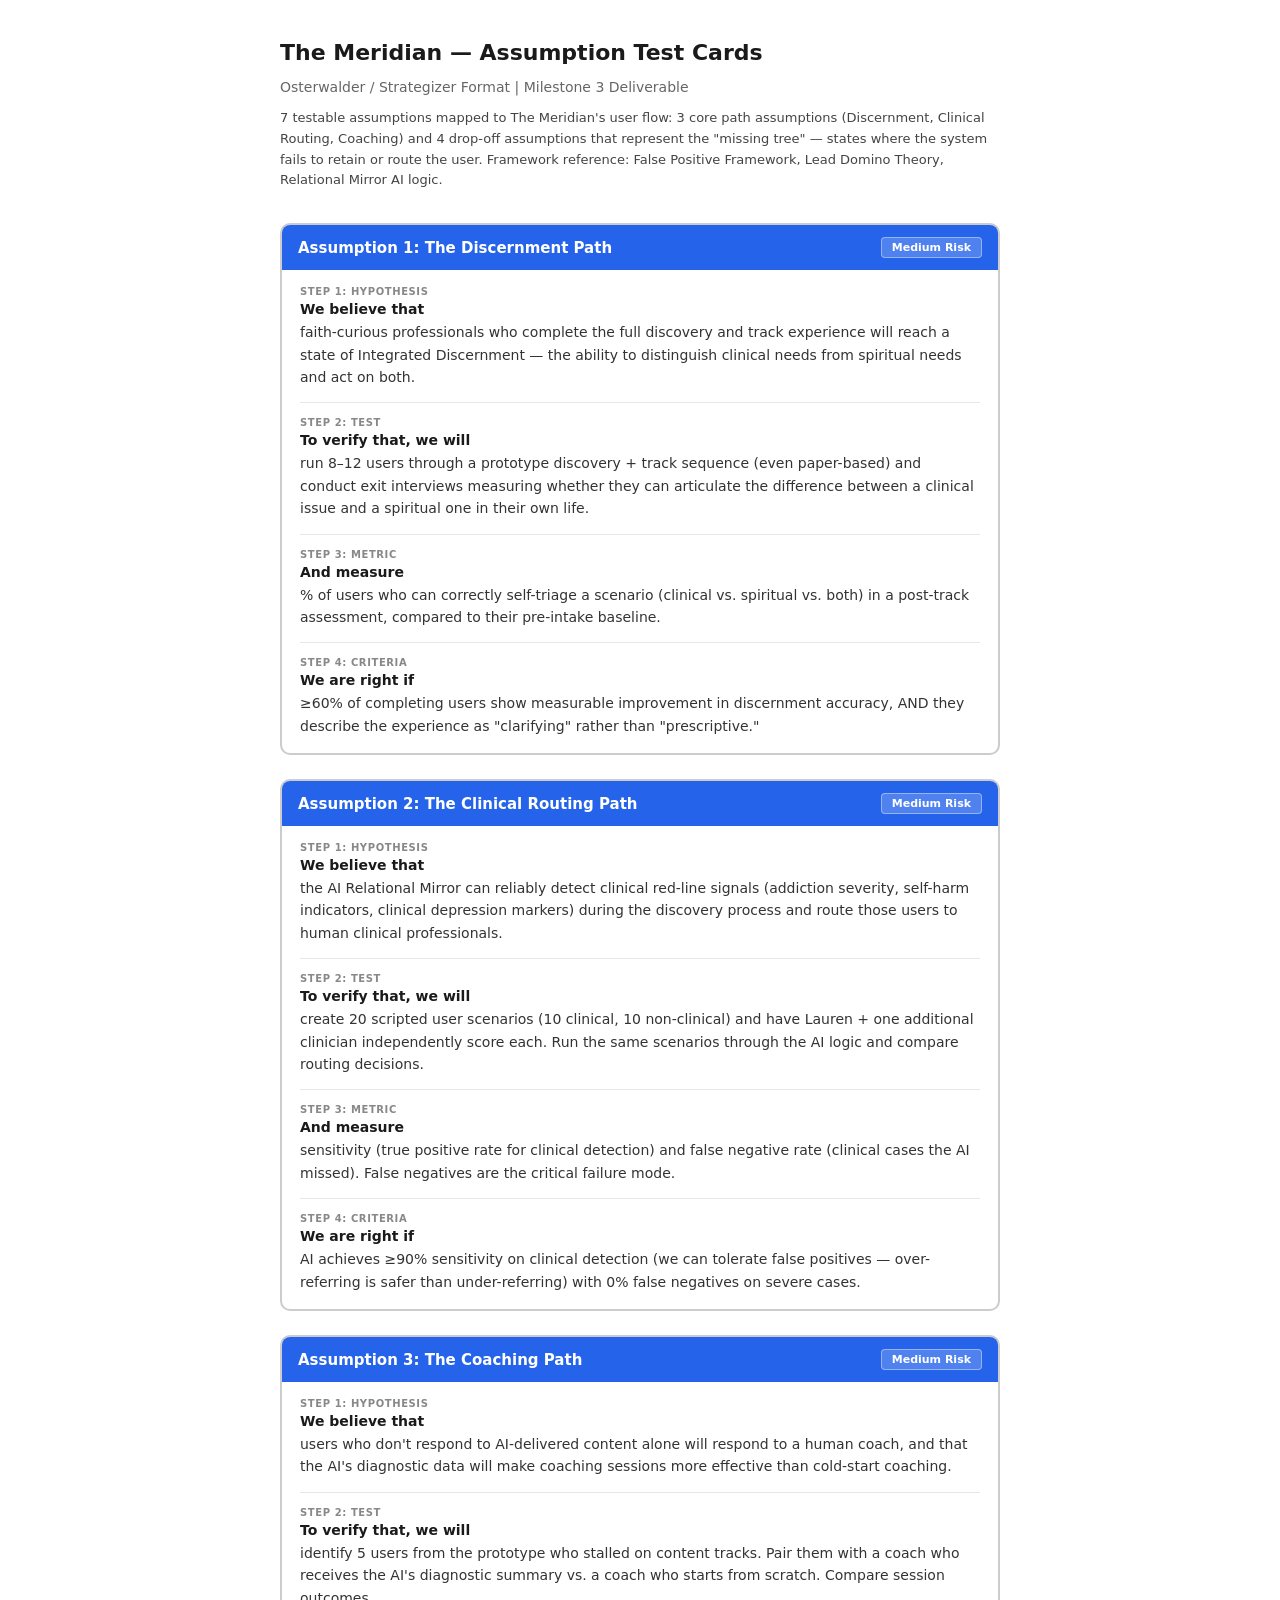
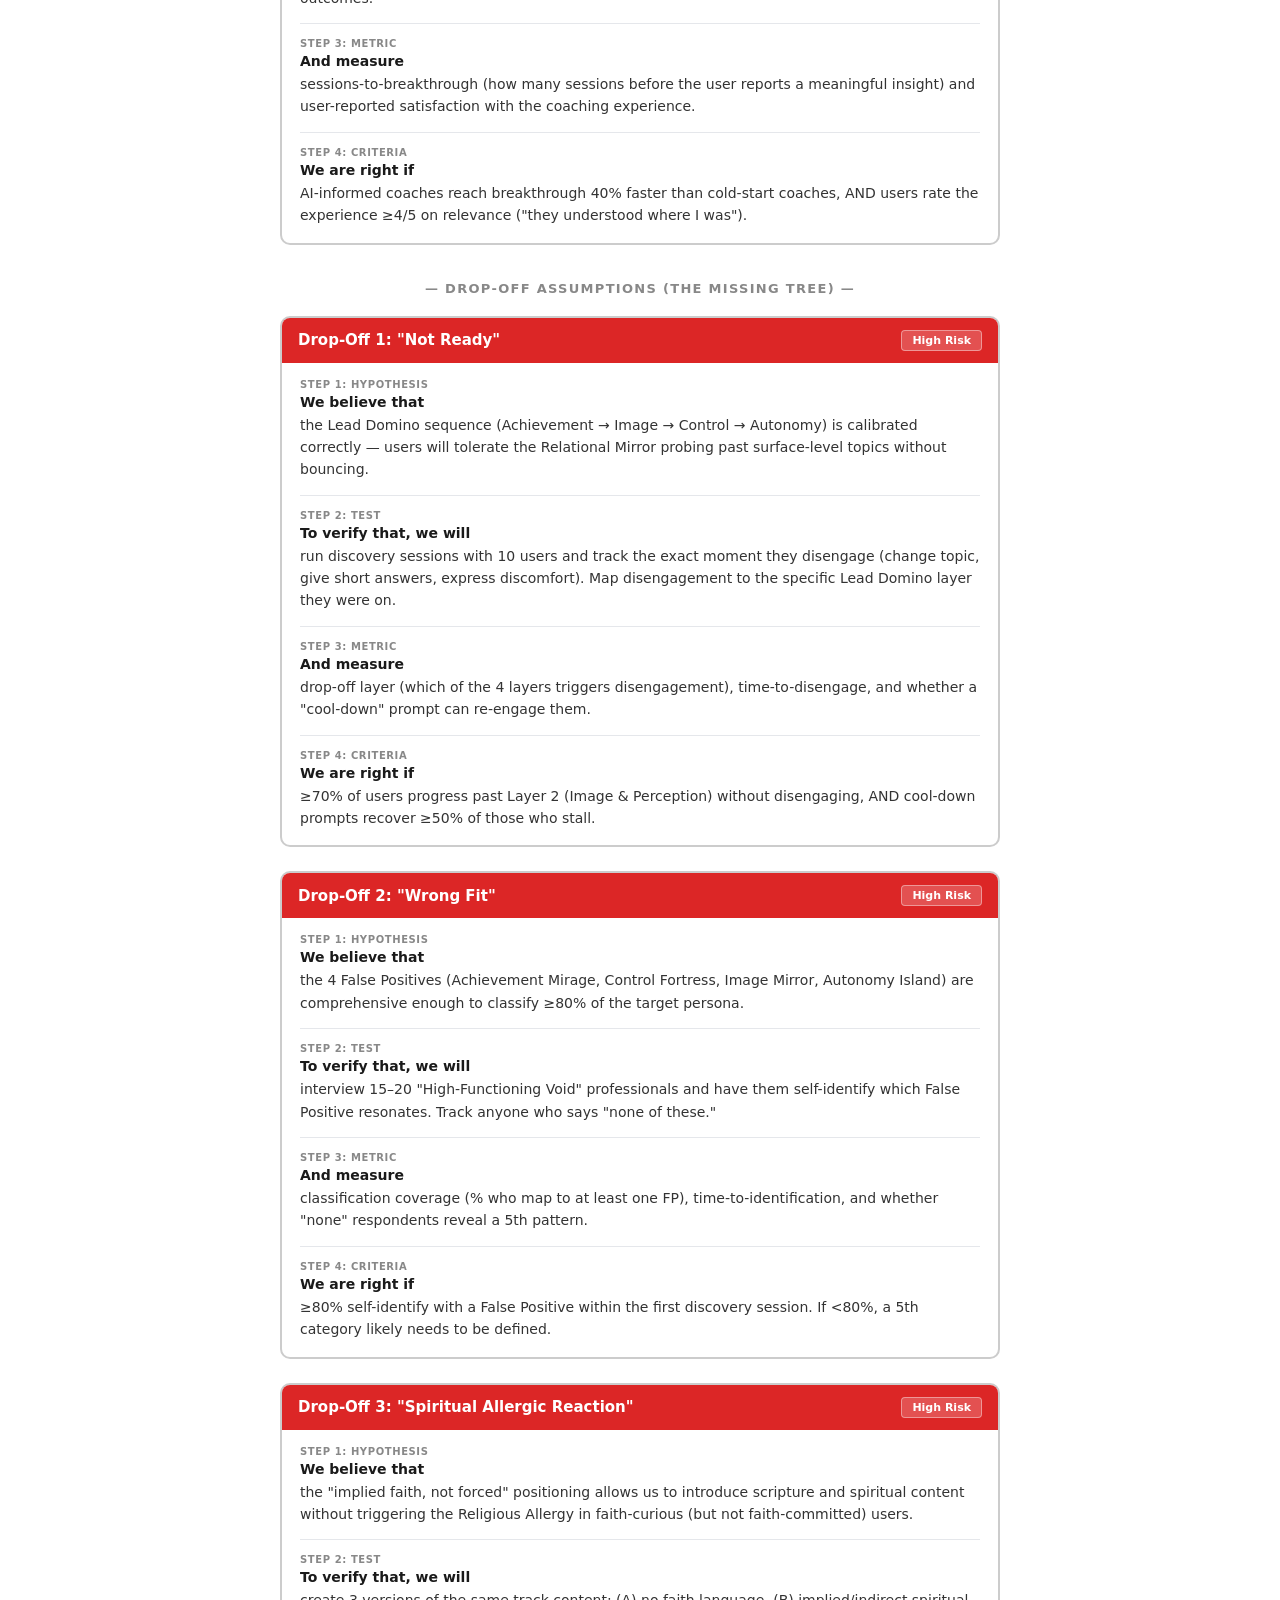
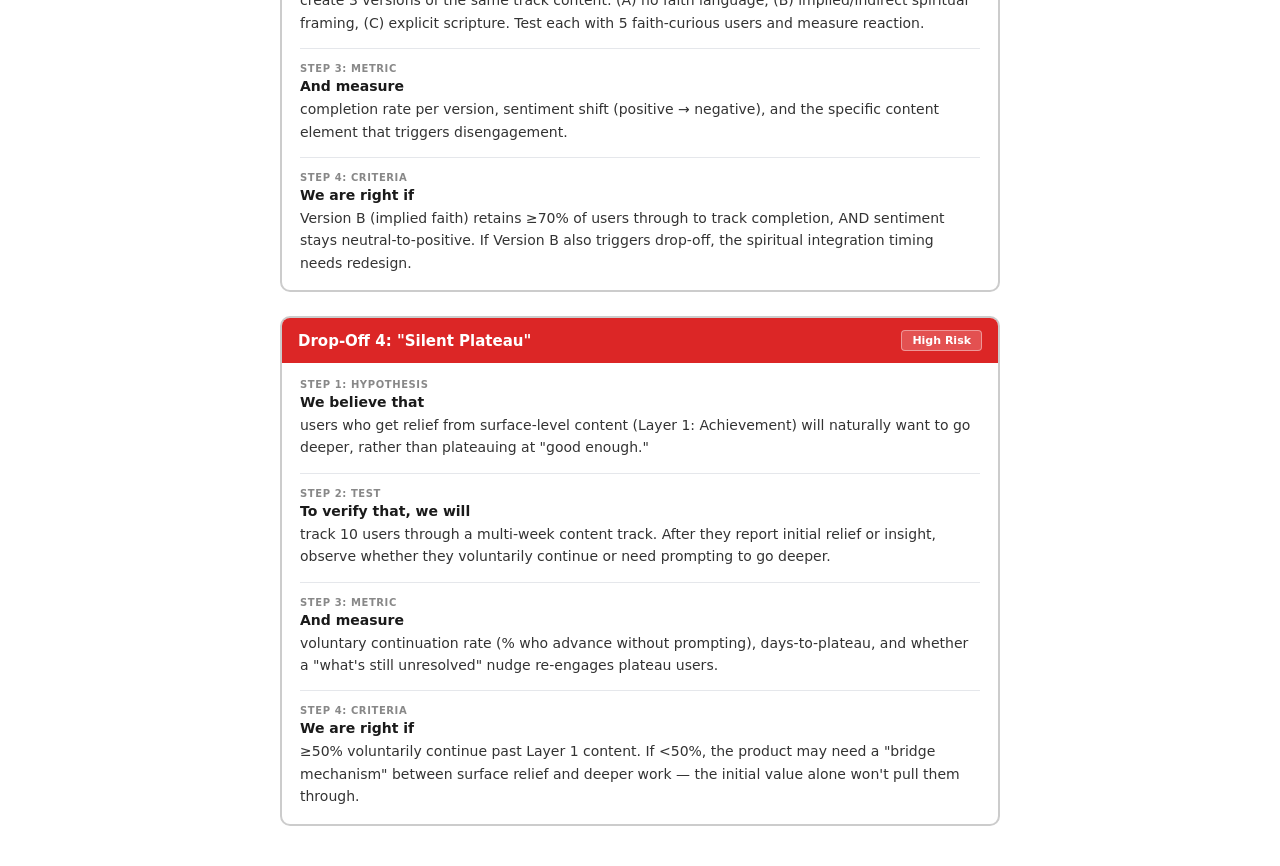
<file: portfolio/assets/meridian-assumption-test-cards.html>
<!DOCTYPE html>
<html lang="en">
<head>
<meta charset="UTF-8">
<meta name="viewport" content="width=device-width, initial-scale=1.0">
<title>The Meridian — Strategizer Assumption Test Cards (Milestone 3)</title>
<style>
  body {
    margin: 40px auto;
    max-width: 720px;
    background: #fff;
    font-family: system-ui, -apple-system, sans-serif;
    color: #1a1a1a;
  }
  h1 { font-size: 22px; margin-bottom: 4px; }
  p.subtitle { font-size: 14px; color: #666; margin-bottom: 8px; }
  p.context { font-size: 13px; color: #444; margin-bottom: 32px; line-height: 1.6; }
  .test-card {
    border: 2px solid #ccc;
    border-radius: 10px;
    margin-bottom: 24px;
    overflow: hidden;
    background: #fff;
  }
  .card-header {
    padding: 12px 16px;
    font-weight: 700;
    font-size: 15px;
    color: #fff;
    display: flex;
    justify-content: space-between;
    align-items: center;
  }
  .card-header.assumption { background: #2563eb; }
  .card-header.dropoff { background: #dc2626; }
  .card-body { padding: 16px 18px; }
  .step {
    margin-bottom: 14px;
    padding-bottom: 14px;
    border-bottom: 1px solid #e5e7eb;
  }
  .step:last-child { border-bottom: none; margin-bottom: 0; padding-bottom: 0; }
  .step-label {
    font-size: 10px;
    font-weight: 700;
    text-transform: uppercase;
    letter-spacing: 0.06em;
    color: #888;
    margin-bottom: 4px;
  }
  .step-prompt {
    font-size: 14px;
    font-weight: 600;
    color: #1a1a1a;
    margin-bottom: 4px;
  }
  .step-content {
    font-size: 14px;
    color: #333;
    line-height: 1.6;
  }
  .risk-tag {
    display: inline-block;
    font-size: 11px;
    font-weight: 600;
    padding: 3px 10px;
    border-radius: 4px;
  }
  .risk-high { background: rgba(255,255,255,0.2); border: 1px solid rgba(255,255,255,0.4); }
  .risk-med { background: rgba(255,255,255,0.2); border: 1px solid rgba(255,255,255,0.4); }
  .divider {
    text-align: center;
    font-size: 13px;
    font-weight: 700;
    color: #888;
    margin: 36px 0 20px 0;
    text-transform: uppercase;
    letter-spacing: 0.1em;
  }
  @media print {
    body { margin: 20px; }
    .test-card { break-inside: avoid; }
  }
</style>
</head>
<body>

<h1>The Meridian — Assumption Test Cards</h1>
<p class="subtitle">Osterwalder / Strategizer Format | Milestone 3 Deliverable</p>
<p class="context">
  7 testable assumptions mapped to The Meridian's user flow: 3 core path assumptions (Discernment, Clinical Routing, Coaching)
  and 4 drop-off assumptions that represent the "missing tree" — states where the system fails to retain or route the user.
  Framework reference: False Positive Framework, Lead Domino Theory, Relational Mirror AI logic.
</p>

<!-- ===== CORE PATH ASSUMPTIONS ===== -->

<div class="test-card">
  <div class="card-header assumption">
    <span>Assumption 1: The Discernment Path</span>
    <span class="risk-tag risk-med">Medium Risk</span>
  </div>
  <div class="card-body">
    <div class="step">
      <div class="step-label">Step 1: Hypothesis</div>
      <div class="step-prompt">We believe that</div>
      <div class="step-content">faith-curious professionals who complete the full discovery and track experience will reach a state of Integrated Discernment — the ability to distinguish clinical needs from spiritual needs and act on both.</div>
    </div>
    <div class="step">
      <div class="step-label">Step 2: Test</div>
      <div class="step-prompt">To verify that, we will</div>
      <div class="step-content">run 8–12 users through a prototype discovery + track sequence (even paper-based) and conduct exit interviews measuring whether they can articulate the difference between a clinical issue and a spiritual one in their own life.</div>
    </div>
    <div class="step">
      <div class="step-label">Step 3: Metric</div>
      <div class="step-prompt">And measure</div>
      <div class="step-content">% of users who can correctly self-triage a scenario (clinical vs. spiritual vs. both) in a post-track assessment, compared to their pre-intake baseline.</div>
    </div>
    <div class="step">
      <div class="step-label">Step 4: Criteria</div>
      <div class="step-prompt">We are right if</div>
      <div class="step-content">≥60% of completing users show measurable improvement in discernment accuracy, AND they describe the experience as "clarifying" rather than "prescriptive."</div>
    </div>
  </div>
</div>

<div class="test-card">
  <div class="card-header assumption">
    <span>Assumption 2: The Clinical Routing Path</span>
    <span class="risk-tag risk-med">Medium Risk</span>
  </div>
  <div class="card-body">
    <div class="step">
      <div class="step-label">Step 1: Hypothesis</div>
      <div class="step-prompt">We believe that</div>
      <div class="step-content">the AI Relational Mirror can reliably detect clinical red-line signals (addiction severity, self-harm indicators, clinical depression markers) during the discovery process and route those users to human clinical professionals.</div>
    </div>
    <div class="step">
      <div class="step-label">Step 2: Test</div>
      <div class="step-prompt">To verify that, we will</div>
      <div class="step-content">create 20 scripted user scenarios (10 clinical, 10 non-clinical) and have Lauren + one additional clinician independently score each. Run the same scenarios through the AI logic and compare routing decisions.</div>
    </div>
    <div class="step">
      <div class="step-label">Step 3: Metric</div>
      <div class="step-prompt">And measure</div>
      <div class="step-content">sensitivity (true positive rate for clinical detection) and false negative rate (clinical cases the AI missed). False negatives are the critical failure mode.</div>
    </div>
    <div class="step">
      <div class="step-label">Step 4: Criteria</div>
      <div class="step-prompt">We are right if</div>
      <div class="step-content">AI achieves ≥90% sensitivity on clinical detection (we can tolerate false positives — over-referring is safer than under-referring) with 0% false negatives on severe cases.</div>
    </div>
  </div>
</div>

<div class="test-card">
  <div class="card-header assumption">
    <span>Assumption 3: The Coaching Path</span>
    <span class="risk-tag risk-med">Medium Risk</span>
  </div>
  <div class="card-body">
    <div class="step">
      <div class="step-label">Step 1: Hypothesis</div>
      <div class="step-prompt">We believe that</div>
      <div class="step-content">users who don't respond to AI-delivered content alone will respond to a human coach, and that the AI's diagnostic data will make coaching sessions more effective than cold-start coaching.</div>
    </div>
    <div class="step">
      <div class="step-label">Step 2: Test</div>
      <div class="step-prompt">To verify that, we will</div>
      <div class="step-content">identify 5 users from the prototype who stalled on content tracks. Pair them with a coach who receives the AI's diagnostic summary vs. a coach who starts from scratch. Compare session outcomes.</div>
    </div>
    <div class="step">
      <div class="step-label">Step 3: Metric</div>
      <div class="step-prompt">And measure</div>
      <div class="step-content">sessions-to-breakthrough (how many sessions before the user reports a meaningful insight) and user-reported satisfaction with the coaching experience.</div>
    </div>
    <div class="step">
      <div class="step-label">Step 4: Criteria</div>
      <div class="step-prompt">We are right if</div>
      <div class="step-content">AI-informed coaches reach breakthrough 40% faster than cold-start coaches, AND users rate the experience ≥4/5 on relevance ("they understood where I was").</div>
    </div>
  </div>
</div>

<div class="divider">— Drop-Off Assumptions (The Missing Tree) —</div>

<div class="test-card">
  <div class="card-header dropoff">
    <span>Drop-Off 1: "Not Ready"</span>
    <span class="risk-tag risk-high">High Risk</span>
  </div>
  <div class="card-body">
    <div class="step">
      <div class="step-label">Step 1: Hypothesis</div>
      <div class="step-prompt">We believe that</div>
      <div class="step-content">the Lead Domino sequence (Achievement → Image → Control → Autonomy) is calibrated correctly — users will tolerate the Relational Mirror probing past surface-level topics without bouncing.</div>
    </div>
    <div class="step">
      <div class="step-label">Step 2: Test</div>
      <div class="step-prompt">To verify that, we will</div>
      <div class="step-content">run discovery sessions with 10 users and track the exact moment they disengage (change topic, give short answers, express discomfort). Map disengagement to the specific Lead Domino layer they were on.</div>
    </div>
    <div class="step">
      <div class="step-label">Step 3: Metric</div>
      <div class="step-prompt">And measure</div>
      <div class="step-content">drop-off layer (which of the 4 layers triggers disengagement), time-to-disengage, and whether a "cool-down" prompt can re-engage them.</div>
    </div>
    <div class="step">
      <div class="step-label">Step 4: Criteria</div>
      <div class="step-prompt">We are right if</div>
      <div class="step-content">≥70% of users progress past Layer 2 (Image & Perception) without disengaging, AND cool-down prompts recover ≥50% of those who stall.</div>
    </div>
  </div>
</div>

<div class="test-card">
  <div class="card-header dropoff">
    <span>Drop-Off 2: "Wrong Fit"</span>
    <span class="risk-tag risk-high">High Risk</span>
  </div>
  <div class="card-body">
    <div class="step">
      <div class="step-label">Step 1: Hypothesis</div>
      <div class="step-prompt">We believe that</div>
      <div class="step-content">the 4 False Positives (Achievement Mirage, Control Fortress, Image Mirror, Autonomy Island) are comprehensive enough to classify ≥80% of the target persona.</div>
    </div>
    <div class="step">
      <div class="step-label">Step 2: Test</div>
      <div class="step-prompt">To verify that, we will</div>
      <div class="step-content">interview 15–20 "High-Functioning Void" professionals and have them self-identify which False Positive resonates. Track anyone who says "none of these."</div>
    </div>
    <div class="step">
      <div class="step-label">Step 3: Metric</div>
      <div class="step-prompt">And measure</div>
      <div class="step-content">classification coverage (% who map to at least one FP), time-to-identification, and whether "none" respondents reveal a 5th pattern.</div>
    </div>
    <div class="step">
      <div class="step-label">Step 4: Criteria</div>
      <div class="step-prompt">We are right if</div>
      <div class="step-content">≥80% self-identify with a False Positive within the first discovery session. If &lt;80%, a 5th category likely needs to be defined.</div>
    </div>
  </div>
</div>

<div class="test-card">
  <div class="card-header dropoff">
    <span>Drop-Off 3: "Spiritual Allergic Reaction"</span>
    <span class="risk-tag risk-high">High Risk</span>
  </div>
  <div class="card-body">
    <div class="step">
      <div class="step-label">Step 1: Hypothesis</div>
      <div class="step-prompt">We believe that</div>
      <div class="step-content">the "implied faith, not forced" positioning allows us to introduce scripture and spiritual content without triggering the Religious Allergy in faith-curious (but not faith-committed) users.</div>
    </div>
    <div class="step">
      <div class="step-label">Step 2: Test</div>
      <div class="step-prompt">To verify that, we will</div>
      <div class="step-content">create 3 versions of the same track content: (A) no faith language, (B) implied/indirect spiritual framing, (C) explicit scripture. Test each with 5 faith-curious users and measure reaction.</div>
    </div>
    <div class="step">
      <div class="step-label">Step 3: Metric</div>
      <div class="step-prompt">And measure</div>
      <div class="step-content">completion rate per version, sentiment shift (positive → negative), and the specific content element that triggers disengagement.</div>
    </div>
    <div class="step">
      <div class="step-label">Step 4: Criteria</div>
      <div class="step-prompt">We are right if</div>
      <div class="step-content">Version B (implied faith) retains ≥70% of users through to track completion, AND sentiment stays neutral-to-positive. If Version B also triggers drop-off, the spiritual integration timing needs redesign.</div>
    </div>
  </div>
</div>

<div class="test-card">
  <div class="card-header dropoff">
    <span>Drop-Off 4: "Silent Plateau"</span>
    <span class="risk-tag risk-high">High Risk</span>
  </div>
  <div class="card-body">
    <div class="step">
      <div class="step-label">Step 1: Hypothesis</div>
      <div class="step-prompt">We believe that</div>
      <div class="step-content">users who get relief from surface-level content (Layer 1: Achievement) will naturally want to go deeper, rather than plateauing at "good enough."</div>
    </div>
    <div class="step">
      <div class="step-label">Step 2: Test</div>
      <div class="step-prompt">To verify that, we will</div>
      <div class="step-content">track 10 users through a multi-week content track. After they report initial relief or insight, observe whether they voluntarily continue or need prompting to go deeper.</div>
    </div>
    <div class="step">
      <div class="step-label">Step 3: Metric</div>
      <div class="step-prompt">And measure</div>
      <div class="step-content">voluntary continuation rate (% who advance without prompting), days-to-plateau, and whether a "what's still unresolved" nudge re-engages plateau users.</div>
    </div>
    <div class="step">
      <div class="step-label">Step 4: Criteria</div>
      <div class="step-prompt">We are right if</div>
      <div class="step-content">≥50% voluntarily continue past Layer 1 content. If &lt;50%, the product may need a "bridge mechanism" between surface relief and deeper work — the initial value alone won't pull them through.</div>
    </div>
  </div>
</div>

</body>
</html>
</file>
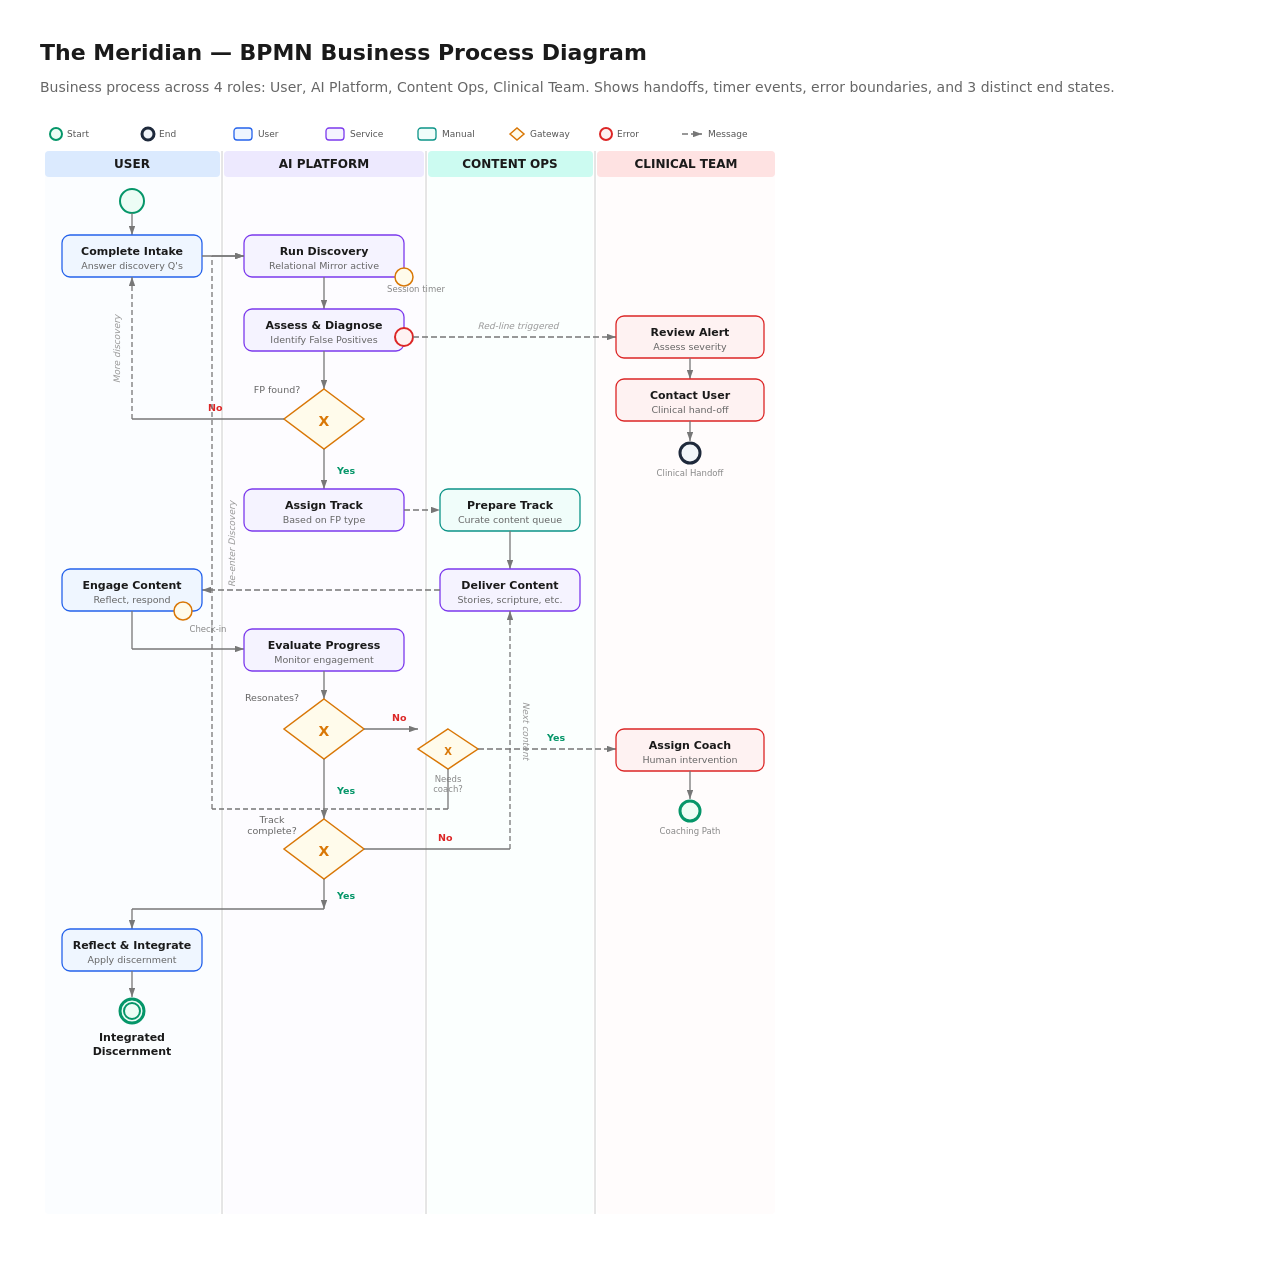
<file: portfolio/assets/meridian-bpmn-diagram.html>
<!DOCTYPE html>
<html lang="en">
<head>
<meta charset="UTF-8">
<meta name="viewport" content="width=device-width, initial-scale=1.0">
<title>The Meridian — BPMN Business Process Diagram</title>
<style>
  body { margin: 40px; background: #fff; font-family: system-ui, -apple-system, sans-serif; }
  h1 { font-size: 22px; color: #1a1a1a; margin-bottom: 4px; }
  p.subtitle { font-size: 14px; color: #666; margin-bottom: 24px; }
</style>
</head>
<body>
<h1>The Meridian — BPMN Business Process Diagram</h1>
<p class="subtitle">Business process across 4 roles: User, AI Platform, Content Ops, Clinical Team. Shows handoffs, timer events, error boundaries, and 3 distinct end states.</p>

<svg viewBox="0 0 740 1100" xmlns="http://www.w3.org/2000/svg" role="img" style="max-width:740px;">
  <title>The Meridian — BPMN Business Process Diagram</title>
  <desc>BPMN diagram showing the business operation across four roles including escalation and handoff paths.</desc>
  <style>
    text { font-family: system-ui, -apple-system, sans-serif; }
    .lane-header { font-size: 12px; font-weight: 700; fill: #1a1a1a; text-anchor: middle; dominant-baseline: central; }
    .label { font-size: 11px; fill: #1a1a1a; text-anchor: middle; dominant-baseline: central; }
    .label-bold { font-size: 11px; fill: #1a1a1a; text-anchor: middle; dominant-baseline: central; font-weight: 600; }
    .label-sm { font-size: 9.5px; fill: #666; text-anchor: middle; dominant-baseline: central; }
    .label-xs { font-size: 8.5px; fill: #888; text-anchor: middle; dominant-baseline: central; }
    .leg { font-size: 9px; fill: #555; text-anchor: start; dominant-baseline: central; }
    .arrow { stroke: #777; stroke-width: 1.3; fill: none; marker-end: url(#bah); }
    .msg-arrow { stroke: #777; stroke-width: 1.3; fill: none; stroke-dasharray: 6,3; marker-end: url(#bah); }
    .lane-border { stroke: #ccc; stroke-width: 1; fill: none; }
    .task-user { stroke: #2563eb; stroke-width: 1.3; fill: #eff6ff; }
    .task-service { stroke: #7c3aed; stroke-width: 1.3; fill: #f5f3ff; }
    .task-manual { stroke: #0d9488; stroke-width: 1.3; fill: #f0fdfa; }
    .task-clinical { stroke: #dc2626; stroke-width: 1.3; fill: #fef2f2; }
    .gateway { stroke: #d97706; stroke-width: 1.5; fill: #fffbeb; }
    .evt-start { stroke: #059669; stroke-width: 2; fill: #ecfdf5; }
    .evt-end { stroke: #1e293b; stroke-width: 3; fill: #f1f5f9; }
    .evt-end-good { stroke: #059669; stroke-width: 3; fill: #ecfdf5; }
    .evt-intermediate { stroke: #d97706; stroke-width: 1.5; fill: #fffbeb; }
    .evt-error { stroke: #dc2626; stroke-width: 2; fill: #fef2f2; }
    .branch-yes { font-size: 9.5px; fill: #059669; font-weight: 600; }
    .branch-no { font-size: 9.5px; fill: #dc2626; font-weight: 600; }
    .note { font-size: 9px; fill: #999; text-anchor: middle; font-style: italic; }
    .gw-symbol { font-size: 14px; fill: #d97706; text-anchor: middle; dominant-baseline: central; font-weight: 700; }
    .icon { font-size: 10px; fill: #888; }
  </style>
  <defs>
    <marker id="bah" markerWidth="7" markerHeight="5" refX="7" refY="2.5" orient="auto">
      <polygon points="0 0, 7 2.5, 0 5" fill="#777" />
    </marker>
  </defs>
  <!-- LEGEND -->
  <g transform="translate(10, 8)">
    <circle cx="6" cy="7" r="6" class="evt-start" />
    <text x="17" y="7" class="leg">Start</text>
    <circle cx="98" cy="7" r="6" class="evt-end" />
    <text x="109" y="7" class="leg">End</text>
    <rect x="184" y="1" width="18" height="12" rx="3" class="task-user" />
    <text x="208" y="7" class="leg">User</text>
    <rect x="276" y="1" width="18" height="12" rx="3" class="task-service" />
    <text x="300" y="7" class="leg">Service</text>
    <rect x="368" y="1" width="18" height="12" rx="3" class="task-manual" />
    <text x="392" y="7" class="leg">Manual</text>
    <polygon points="460,7 467,1 474,7 467,13" class="gateway" />
    <text x="480" y="7" class="leg">Gateway</text>
    <circle cx="556" cy="7" r="6" class="evt-error" />
    <text x="567" y="7" class="leg">Error</text>
    <line x1="632" y1="7" x2="652" y2="7" class="msg-arrow" />
    <text x="658" y="7" class="leg">Message</text>
  </g>
  <!-- SWIM LANE BACKGROUNDS -->
  <rect x="5" y="32" width="175" height="1063" rx="4" fill="#eff6ff" opacity="0.25" />
  <rect x="184" y="32" width="200" height="1063" rx="4" fill="#f5f3ff" opacity="0.25" />
  <rect x="388" y="32" width="165" height="1063" rx="4" fill="#f0fdfa" opacity="0.25" />
  <rect x="557" y="32" width="178" height="1063" rx="4" fill="#fef2f2" opacity="0.25" />
  <line x1="182" y1="32" x2="182" y2="1095" class="lane-border" />
  <line x1="386" y1="32" x2="386" y2="1095" class="lane-border" />
  <line x1="555" y1="32" x2="555" y2="1095" class="lane-border" />
  <!-- LANE HEADERS -->
  <rect x="5" y="32" width="175" height="26" rx="4" fill="#dbeafe" />
  <text x="92" y="45" class="lane-header">USER</text>
  <rect x="184" y="32" width="200" height="26" rx="4" fill="#ede9fe" />
  <text x="284" y="45" class="lane-header">AI PLATFORM</text>
  <rect x="388" y="32" width="165" height="26" rx="4" fill="#ccfbf1" />
  <text x="470" y="45" class="lane-header">CONTENT OPS</text>
  <rect x="557" y="32" width="178" height="26" rx="4" fill="#fee2e2" />
  <text x="646" y="45" class="lane-header">CLINICAL TEAM</text>
  <!-- START -->
  <circle cx="92" cy="82" r="12" class="evt-start" />
  <line x1="92" y1="94" x2="92" y2="116" class="arrow" />
  <!-- USER COMPLETES INTAKE -->
  <rect x="22" y="116" width="140" height="42" rx="8" class="task-user" />
  <text x="92" y="132" class="label-bold">Complete Intake</text>
  <text x="92" y="146" class="label-sm">Answer discovery Q's</text>
  <line x1="162" y1="137" x2="204" y2="137" class="arrow" />
  <!-- AI RUNS DISCOVERY -->
  <rect x="204" y="116" width="160" height="42" rx="8" class="task-service" />
  <text x="284" y="132" class="label-bold">Run Discovery</text>
  <text x="284" y="146" class="label-sm">Relational Mirror active</text>
  <circle cx="364" cy="158" r="9" class="evt-intermediate" />
  <text x="376" y="170" class="label-xs" text-anchor="start">Session timer</text>
  <line x1="284" y1="158" x2="284" y2="190" class="arrow" />
  <!-- AI ASSESSES WITH ERROR BOUNDARY -->
  <rect x="204" y="190" width="160" height="42" rx="8" class="task-service" />
  <text x="284" y="206" class="label-bold">Assess &amp; Diagnose</text>
  <text x="284" y="220" class="label-sm">Identify False Positives</text>
  <circle cx="364" cy="218" r="9" class="evt-error" />
  <!-- RED-LINE ESCALATION -->
  <line x1="373" y1="218" x2="576" y2="218" class="msg-arrow" />
  <text x="478" y="210" class="note">Red-line triggered</text>
  <rect x="576" y="197" width="148" height="42" rx="8" class="task-clinical" />
  <text x="650" y="213" class="label-bold">Review Alert</text>
  <text x="650" y="227" class="label-sm">Assess severity</text>
  <line x1="650" y1="239" x2="650" y2="260" class="arrow" />
  <rect x="576" y="260" width="148" height="42" rx="8" class="task-clinical" />
  <text x="650" y="276" class="label-bold">Contact User</text>
  <text x="650" y="290" class="label-sm">Clinical hand-off</text>
  <line x1="650" y1="302" x2="650" y2="322" class="arrow" />
  <circle cx="650" cy="334" r="10" class="evt-end" />
  <text x="650" y="354" class="label-xs">Clinical Handoff</text>
  <!-- FP GATEWAY -->
  <line x1="284" y1="232" x2="284" y2="270" class="arrow" />
  <polygon points="284,270 324,300 284,330 244,300" class="gateway" />
  <text x="284" y="302" class="gw-symbol">X</text>
  <text x="237" y="270" class="label-sm">FP found?</text>
  <line x1="244" y1="300" x2="92" y2="300" stroke="#777" stroke-width="1.3" fill="none" />
  <text x="168" y="292" class="branch-no">No</text>
  <line x1="92" y1="300" x2="92" y2="160" stroke="#777" stroke-width="1.3" fill="none" stroke-dasharray="5,3" />
  <line x1="92" y1="160" x2="92" y2="158" class="arrow" />
  <text x="80" y="230" class="note" transform="rotate(-90,80,230)">More discovery</text>
  <line x1="284" y1="330" x2="284" y2="370" class="arrow" />
  <text x="297" y="355" class="branch-yes">Yes</text>
  <!-- ASSIGN TRACK -->
  <rect x="204" y="370" width="160" height="42" rx="8" class="task-service" />
  <text x="284" y="386" class="label-bold">Assign Track</text>
  <text x="284" y="400" class="label-sm">Based on FP type</text>
  <line x1="364" y1="391" x2="400" y2="391" class="msg-arrow" />
  <!-- CONTENT OPS PREPARES -->
  <rect x="400" y="370" width="140" height="42" rx="8" class="task-manual" />
  <text x="470" y="386" class="label-bold">Prepare Track</text>
  <text x="470" y="400" class="label-sm">Curate content queue</text>
  <line x1="470" y1="412" x2="470" y2="450" class="arrow" />
  <!-- CONTENT DELIVERS -->
  <rect x="400" y="450" width="140" height="42" rx="8" class="task-service" />
  <text x="470" y="466" class="label-bold">Deliver Content</text>
  <text x="470" y="480" class="label-sm">Stories, scripture, etc.</text>
  <line x1="400" y1="471" x2="162" y2="471" class="msg-arrow" />
  <!-- USER ENGAGES -->
  <rect x="22" y="450" width="140" height="42" rx="8" class="task-user" />
  <text x="92" y="466" class="label-bold">Engage Content</text>
  <text x="92" y="480" class="label-sm">Reflect, respond</text>
  <circle cx="143" cy="492" r="9" class="evt-intermediate" />
  <text x="168" y="510" class="label-xs">Check-in</text>
  <line x1="92" y1="492" x2="92" y2="530" stroke="#777" stroke-width="1.3" fill="none" />
  <line x1="92" y1="530" x2="204" y2="530" class="arrow" />
  <!-- AI EVALUATES -->
  <rect x="204" y="510" width="160" height="42" rx="8" class="task-service" />
  <text x="284" y="526" class="label-bold">Evaluate Progress</text>
  <text x="284" y="540" class="label-sm">Monitor engagement</text>
  <line x1="284" y1="552" x2="284" y2="580" class="arrow" />
  <!-- RESONATES GATEWAY -->
  <polygon points="284,580 324,610 284,640 244,610" class="gateway" />
  <text x="284" y="612" class="gw-symbol">X</text>
  <text x="232" y="578" class="label-sm">Resonates?</text>
  <line x1="324" y1="610" x2="378" y2="610" class="arrow" />
  <text x="352" y="602" class="branch-no">No</text>
  <!-- SUB-GATEWAY: NEEDS COACH? -->
  <polygon points="408,610 438,630 408,650 378,630" class="gateway" />
  <text x="408" y="632" font-size="10" fill="#d97706" text-anchor="middle" dominant-baseline="central" font-weight="700">X</text>
  <text x="408" y="660" class="label-xs">Needs</text>
  <text x="408" y="670" class="label-xs">coach?</text>
  <line x1="438" y1="630" x2="576" y2="630" class="msg-arrow" />
  <text x="507" y="622" class="branch-yes">Yes</text>
  <!-- CLINICAL: ASSIGN COACH -->
  <rect x="576" y="610" width="148" height="42" rx="8" class="task-clinical" />
  <text x="650" y="626" class="label-bold">Assign Coach</text>
  <text x="650" y="640" class="label-sm">Human intervention</text>
  <line x1="650" y1="652" x2="650" y2="680" class="arrow" />
  <circle cx="650" cy="692" r="10" class="evt-end-good" />
  <text x="650" y="712" class="label-xs">Coaching Path</text>
  <!-- NO COACH — RE-ENTER DISCOVERY -->
  <line x1="408" y1="650" x2="408" y2="690" stroke="#777" stroke-width="1.3" fill="none" />
  <line x1="408" y1="690" x2="172" y2="690" stroke="#777" stroke-width="1.3" fill="none" stroke-dasharray="5,3" />
  <line x1="172" y1="690" x2="172" y2="137" stroke="#777" stroke-width="1.3" fill="none" stroke-dasharray="5,3" />
  <line x1="172" y1="137" x2="204" y2="137" class="arrow" />
  <text x="195" y="425" class="note" transform="rotate(-90,195,425)">Re-enter Discovery</text>
  <!-- YES — CONTINUE -->
  <line x1="284" y1="640" x2="284" y2="700" class="arrow" />
  <text x="297" y="675" class="branch-yes">Yes</text>
  <!-- TRACK COMPLETE GATEWAY -->
  <polygon points="284,700 324,730 284,760 244,730" class="gateway" />
  <text x="284" y="732" class="gw-symbol">X</text>
  <text x="232" y="700" class="label-sm">Track</text>
  <text x="232" y="711" class="label-sm">complete?</text>
  <line x1="324" y1="730" x2="470" y2="730" stroke="#777" stroke-width="1.3" fill="none" />
  <text x="398" y="722" class="branch-no">No</text>
  <line x1="470" y1="730" x2="470" y2="494" stroke="#777" stroke-width="1.3" fill="none" stroke-dasharray="5,3" />
  <line x1="470" y1="494" x2="470" y2="492" class="arrow" />
  <text x="483" y="612" class="note" transform="rotate(90,483,612)">Next content</text>
  <line x1="284" y1="760" x2="284" y2="790" class="arrow" />
  <text x="297" y="780" class="branch-yes">Yes</text>
  <line x1="284" y1="790" x2="92" y2="790" stroke="#777" stroke-width="1.3" fill="none" />
  <line x1="92" y1="790" x2="92" y2="810" class="arrow" />
  <!-- USER COMPLETES -->
  <rect x="22" y="810" width="140" height="42" rx="8" class="task-user" />
  <text x="92" y="826" class="label-bold">Reflect &amp; Integrate</text>
  <text x="92" y="840" class="label-sm">Apply discernment</text>
  <line x1="92" y1="852" x2="92" y2="878" class="arrow" />
  <!-- END -->
  <circle cx="92" cy="892" r="12" class="evt-end-good" />
  <circle cx="92" cy="892" r="8" fill="none" stroke="#059669" stroke-width="2" />
  <text x="92" y="918" class="label-bold">Integrated</text>
  <text x="92" y="932" class="label-bold">Discernment</text>
</svg>
</body>
</html>
</file>
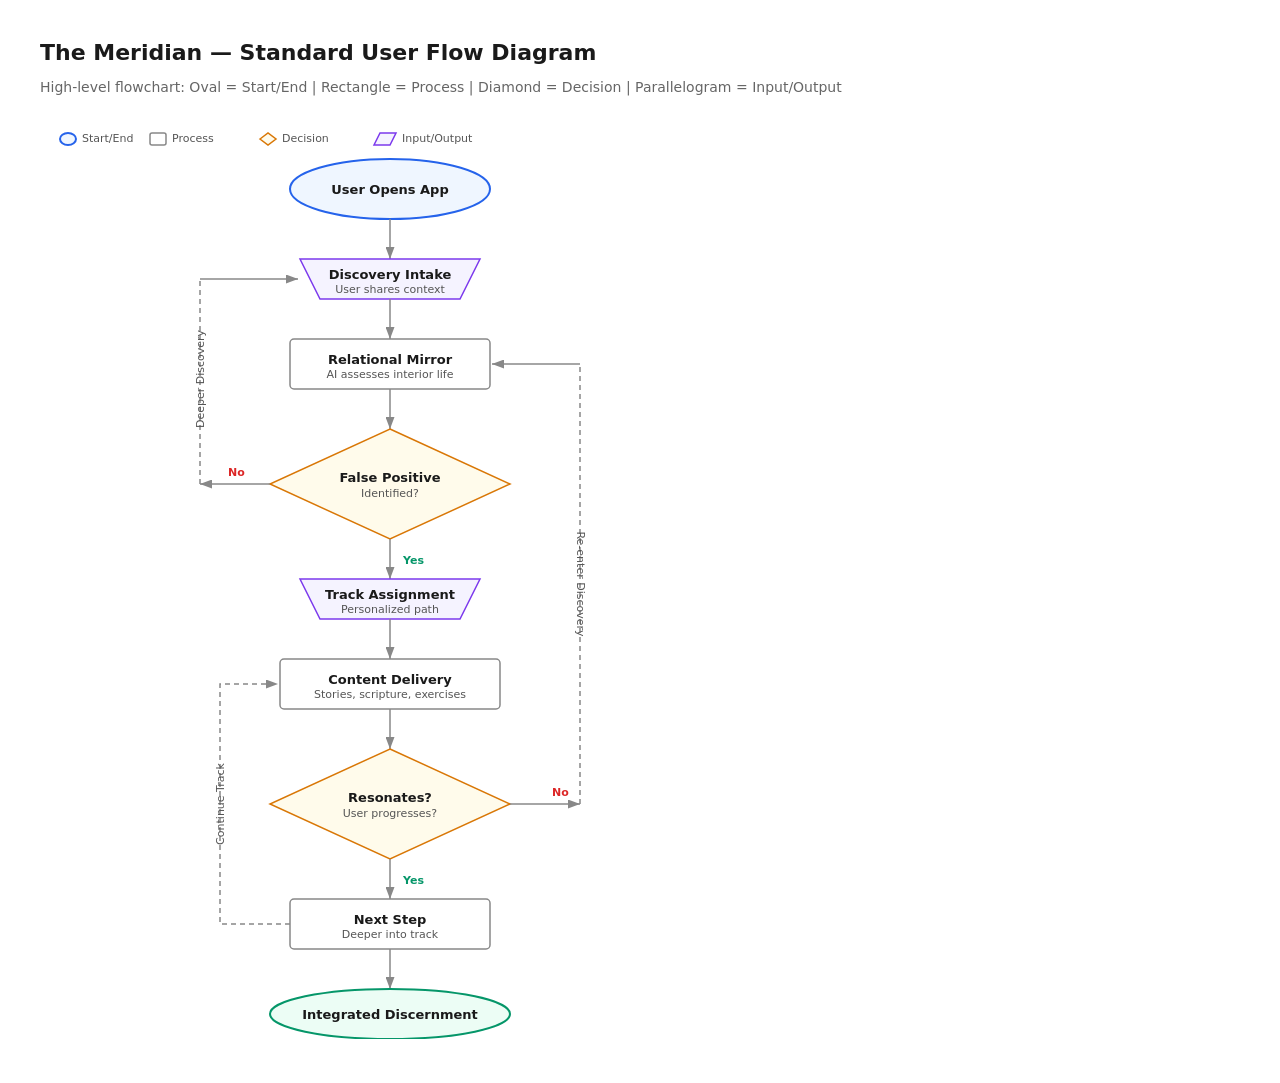
<file: portfolio/assets/meridian-standard-flowchart.html>
<!DOCTYPE html>
<html lang="en">
<head>
<meta charset="UTF-8">
<meta name="viewport" content="width=device-width, initial-scale=1.0">
<title>The Meridian — Standard User Flow Diagram</title>
<style>
  body { margin: 40px; background: #fff; font-family: system-ui, -apple-system, sans-serif; }
  h1 { font-size: 22px; color: #1a1a1a; margin-bottom: 4px; }
  p.subtitle { font-size: 14px; color: #666; margin-bottom: 24px; }
</style>
</head>
<body>
<h1>The Meridian — Standard User Flow Diagram</h1>
<p class="subtitle">High-level flowchart: Oval = Start/End | Rectangle = Process | Diamond = Decision | Parallelogram = Input/Output</p>

<svg viewBox="0 0 700 920" xmlns="http://www.w3.org/2000/svg" role="img" style="max-width:700px;">
  <title>The Meridian — High-Level User Flow</title>
  <desc>Flowchart showing user engagement through discovery, diagnosis via False Positive Framework, track selection, and the content/discovery loop.</desc>
  <style>
    text { font-family: system-ui, -apple-system, sans-serif; }
    .label { font-size: 13px; fill: #1a1a1a; text-anchor: middle; dominant-baseline: central; }
    .label-sm { font-size: 11px; fill: #555; text-anchor: middle; dominant-baseline: central; }
    .label-bold { font-size: 13px; fill: #1a1a1a; text-anchor: middle; dominant-baseline: central; font-weight: 600; }
    .legend { font-size: 11px; fill: #555; }
    .arrow { stroke: #888; stroke-width: 1.5; fill: none; marker-end: url(#arrowhead); }
    .shape-start { stroke: #2563eb; stroke-width: 2; fill: #eff6ff; }
    .shape-decision { stroke: #d97706; stroke-width: 1.5; fill: #fffbeb; }
    .shape-process { stroke: #888; stroke-width: 1.5; fill: #fff; }
    .shape-io { stroke: #7c3aed; stroke-width: 1.5; fill: #f5f3ff; }
    .shape-end { stroke: #059669; stroke-width: 2; fill: #ecfdf5; }
    .branch-yes { font-size: 11px; fill: #059669; font-weight: 600; }
    .branch-no { font-size: 11px; fill: #dc2626; font-weight: 600; }
  </style>
  <defs>
    <marker id="arrowhead" markerWidth="8" markerHeight="6" refX="8" refY="3" orient="auto">
      <polygon points="0 0, 8 3, 0 6" fill="#888" />
    </marker>
  </defs>
  <g transform="translate(20, 12)">
    <ellipse cx="8" cy="8" rx="8" ry="6" class="shape-start" />
    <text x="22" y="11" class="legend">Start/End</text>
    <rect x="90" y="2" width="16" height="12" rx="2" class="shape-process" />
    <text x="112" y="11" class="legend">Process</text>
    <polygon points="200,8 208,2 216,8 208,14" class="shape-decision" />
    <text x="222" y="11" class="legend">Decision</text>
    <polygon points="320,2 336,2 330,14 314,14" class="shape-io" />
    <text x="342" y="11" class="legend">Input/Output</text>
  </g>
  <ellipse cx="350" cy="70" rx="100" ry="30" class="shape-start" />
  <text x="350" y="70" class="label-bold">User Opens App</text>
  <line x1="350" y1="100" x2="350" y2="140" class="arrow" />
  <polygon points="260,140 440,140 420,180 280,180" class="shape-io" />
  <text x="350" y="155" class="label-bold">Discovery Intake</text>
  <text x="350" y="170" class="label-sm">User shares context</text>
  <line x1="350" y1="180" x2="350" y2="220" class="arrow" />
  <rect x="250" y="220" width="200" height="50" rx="4" class="shape-process" />
  <text x="350" y="240" class="label-bold">Relational Mirror</text>
  <text x="350" y="255" class="label-sm">AI assesses interior life</text>
  <line x1="350" y1="270" x2="350" y2="310" class="arrow" />
  <polygon points="350,310 470,365 350,420 230,365" class="shape-decision" />
  <text x="350" y="358" class="label-bold">False Positive</text>
  <text x="350" y="374" class="label-sm">Identified?</text>
  <line x1="350" y1="420" x2="350" y2="460" class="arrow" />
  <text x="363" y="445" class="branch-yes">Yes</text>
  <line x1="230" y1="365" x2="160" y2="365" class="arrow" />
  <text x="188" y="357" class="branch-no">No</text>
  <line x1="160" y1="365" x2="160" y2="160" stroke="#888" stroke-width="1.5" fill="none" stroke-dasharray="5,4" />
  <line x1="160" y1="160" x2="258" y2="160" class="arrow" />
  <text x="160" y="260" class="label-sm" transform="rotate(-90, 160, 260)">Deeper Discovery</text>
  <polygon points="260,460 440,460 420,500 280,500" class="shape-io" />
  <text x="350" y="475" class="label-bold">Track Assignment</text>
  <text x="350" y="490" class="label-sm">Personalized path</text>
  <line x1="350" y1="500" x2="350" y2="540" class="arrow" />
  <rect x="240" y="540" width="220" height="50" rx="4" class="shape-process" />
  <text x="350" y="560" class="label-bold">Content Delivery</text>
  <text x="350" y="575" class="label-sm">Stories, scripture, exercises</text>
  <line x1="350" y1="590" x2="350" y2="630" class="arrow" />
  <polygon points="350,630 470,685 350,740 230,685" class="shape-decision" />
  <text x="350" y="678" class="label-bold">Resonates?</text>
  <text x="350" y="694" class="label-sm">User progresses?</text>
  <line x1="350" y1="740" x2="350" y2="780" class="arrow" />
  <text x="363" y="765" class="branch-yes">Yes</text>
  <line x1="470" y1="685" x2="540" y2="685" class="arrow" />
  <text x="512" y="677" class="branch-no">No</text>
  <line x1="540" y1="685" x2="540" y2="245" stroke="#888" stroke-width="1.5" fill="none" stroke-dasharray="5,4" />
  <line x1="540" y1="245" x2="452" y2="245" class="arrow" />
  <text x="540" y="465" class="label-sm" transform="rotate(90, 540, 465)">Re-enter Discovery</text>
  <rect x="250" y="780" width="200" height="50" rx="4" class="shape-process" />
  <text x="350" y="800" class="label-bold">Next Step</text>
  <text x="350" y="815" class="label-sm">Deeper into track</text>
  <path d="M 250,805 L 180,805 L 180,565 L 238,565" class="arrow" stroke-dasharray="5,4" />
  <text x="180" y="685" class="label-sm" transform="rotate(-90, 180, 685)">Continue Track</text>
  <line x1="350" y1="830" x2="350" y2="870" class="arrow" />
  <ellipse cx="350" cy="895" rx="120" ry="25" class="shape-end" />
  <text x="350" y="895" class="label-bold">Integrated Discernment</text>
</svg>
</body>
</html>
</file>
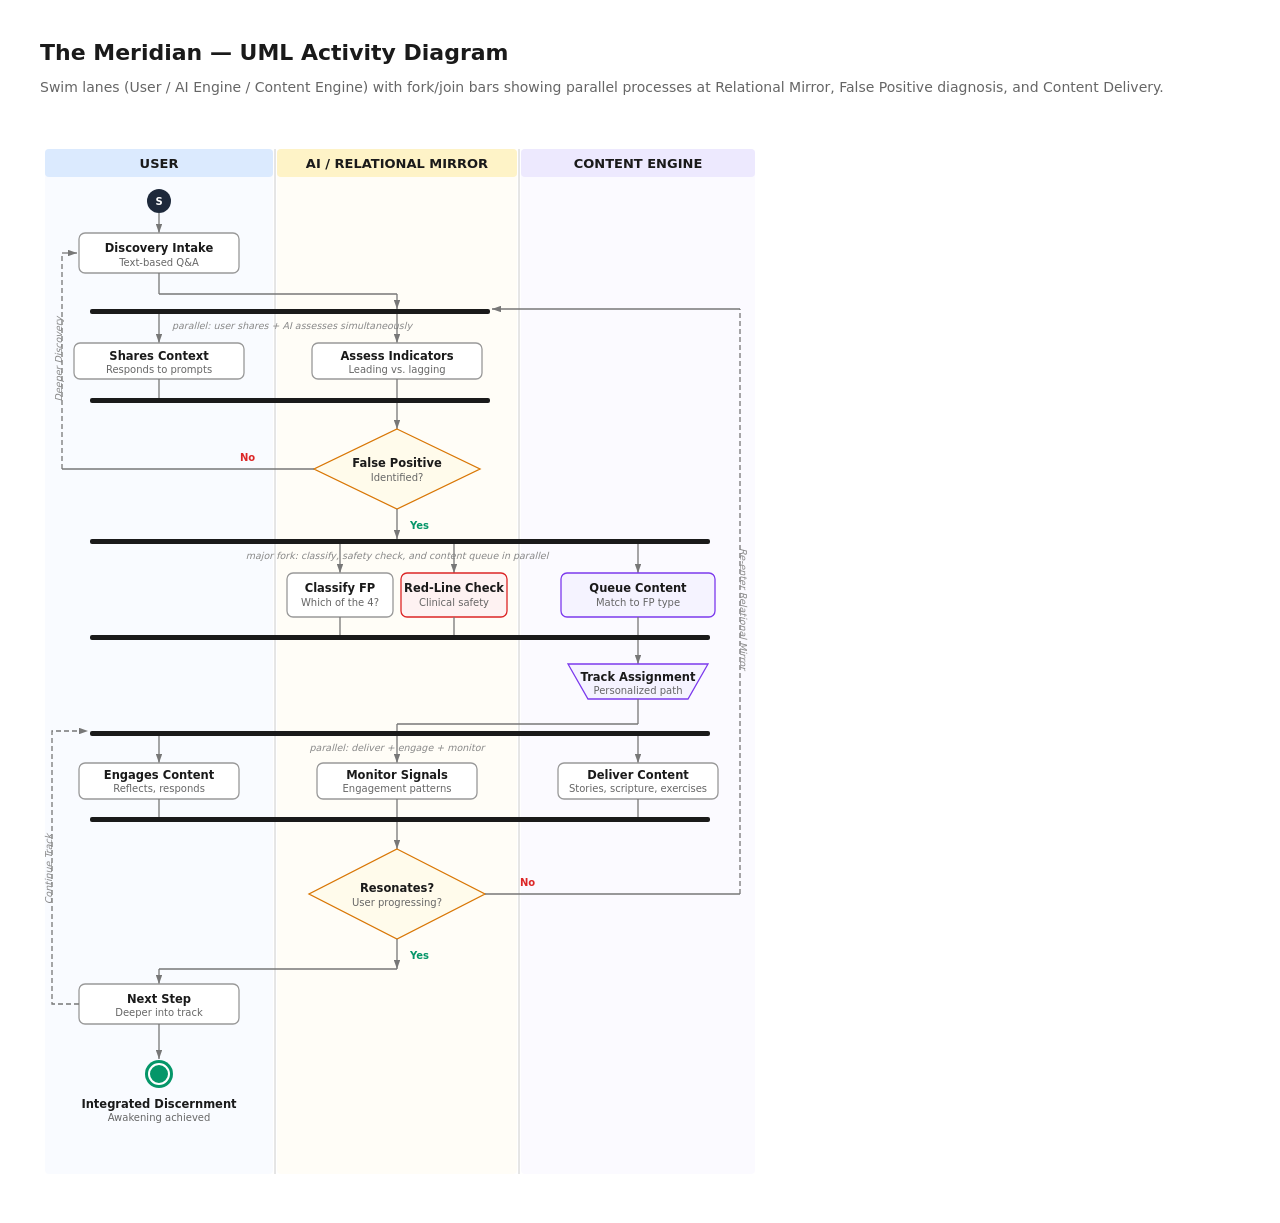
<file: portfolio/assets/meridian-uml-activity-diagram.html>
<!DOCTYPE html>
<html lang="en">
<head>
<meta charset="UTF-8">
<meta name="viewport" content="width=device-width, initial-scale=1.0">
<title>The Meridian — UML Activity Diagram</title>
<style>
  body { margin: 40px; background: #fff; font-family: system-ui, -apple-system, sans-serif; }
  h1 { font-size: 22px; color: #1a1a1a; margin-bottom: 4px; }
  p.subtitle { font-size: 14px; color: #666; margin-bottom: 24px; }
</style>
</head>
<body>
<h1>The Meridian — UML Activity Diagram</h1>
<p class="subtitle">Swim lanes (User / AI Engine / Content Engine) with fork/join bars showing parallel processes at Relational Mirror, False Positive diagnosis, and Content Delivery.</p>

<svg viewBox="0 0 720 1060" xmlns="http://www.w3.org/2000/svg" role="img" style="max-width:720px;">
  <title>The Meridian — UML Activity Diagram</title>
  <desc>UML activity diagram with swim lanes for User, AI Engine, and Content Engine showing fork/join parallelism.</desc>
  <style>
    text { font-family: system-ui, -apple-system, sans-serif; }
    .lane-header { font-size: 13px; font-weight: 700; fill: #1a1a1a; text-anchor: middle; dominant-baseline: central; }
    .label { font-size: 11.5px; fill: #1a1a1a; text-anchor: middle; dominant-baseline: central; }
    .label-bold { font-size: 11.5px; fill: #1a1a1a; text-anchor: middle; dominant-baseline: central; font-weight: 600; }
    .label-sm { font-size: 10px; fill: #666; text-anchor: middle; dominant-baseline: central; }
    .arrow { stroke: #777; stroke-width: 1.3; fill: none; marker-end: url(#ah); }
    .fork-bar { fill: #1a1a1a; }
    .lane-border { stroke: #ccc; stroke-width: 1; fill: none; }
    .shape-start { fill: #1e293b; }
    .shape-end { fill: #059669; }
    .shape-process { stroke: #999; stroke-width: 1.3; fill: #fff; }
    .shape-decision { stroke: #d97706; stroke-width: 1.3; fill: #fffbeb; }
    .shape-io { stroke: #7c3aed; stroke-width: 1.3; fill: #f5f3ff; }
    .branch-yes { font-size: 10px; fill: #059669; font-weight: 600; }
    .branch-no { font-size: 10px; fill: #dc2626; font-weight: 600; }
    .note { font-size: 9.5px; fill: #888; text-anchor: middle; font-style: italic; }
  </style>
  <defs>
    <marker id="ah" markerWidth="7" markerHeight="5" refX="7" refY="2.5" orient="auto">
      <polygon points="0 0, 7 2.5, 0 5" fill="#777" />
    </marker>
  </defs>
  <rect x="5" y="30" width="228" height="1025" rx="4" fill="#eff6ff" opacity="0.4" />
  <rect x="237" y="30" width="240" height="1025" rx="4" fill="#fffbeb" opacity="0.4" />
  <rect x="481" y="30" width="234" height="1025" rx="4" fill="#f5f3ff" opacity="0.4" />
  <line x1="235" y1="30" x2="235" y2="1055" class="lane-border" />
  <line x1="479" y1="30" x2="479" y2="1055" class="lane-border" />
  <rect x="5" y="30" width="228" height="28" rx="4" fill="#dbeafe" />
  <text x="119" y="44" class="lane-header">USER</text>
  <rect x="237" y="30" width="240" height="28" rx="4" fill="#fef3c7" />
  <text x="357" y="44" class="lane-header">AI / RELATIONAL MIRROR</text>
  <rect x="481" y="30" width="234" height="28" rx="4" fill="#ede9fe" />
  <text x="598" y="44" class="lane-header">CONTENT ENGINE</text>
  <circle cx="119" cy="82" r="12" class="shape-start" />
  <text x="119" y="82" fill="white" font-size="10" text-anchor="middle" dominant-baseline="central" font-weight="bold">S</text>
  <line x1="119" y1="94" x2="119" y2="114" class="arrow" />
  <rect x="39" y="114" width="160" height="40" rx="6" class="shape-process" />
  <text x="119" y="129" class="label-bold">Discovery Intake</text>
  <text x="119" y="143" class="label-sm">Text-based Q&amp;A</text>
  <line x1="119" y1="154" x2="119" y2="175" stroke="#777" stroke-width="1.3" fill="none" />
  <line x1="119" y1="175" x2="357" y2="175" stroke="#777" stroke-width="1.3" fill="none" />
  <line x1="357" y1="175" x2="357" y2="190" class="arrow" />
  <rect x="50" y="190" width="400" height="5" rx="2" class="fork-bar" />
  <text x="252" y="210" class="note">parallel: user shares + AI assesses simultaneously</text>
  <line x1="119" y1="195" x2="119" y2="224" class="arrow" />
  <rect x="34" y="224" width="170" height="36" rx="6" class="shape-process" />
  <text x="119" y="237" class="label-bold">Shares Context</text>
  <text x="119" y="250" class="label-sm">Responds to prompts</text>
  <line x1="357" y1="195" x2="357" y2="224" class="arrow" />
  <rect x="272" y="224" width="170" height="36" rx="6" class="shape-process" />
  <text x="357" y="237" class="label-bold">Assess Indicators</text>
  <text x="357" y="250" class="label-sm">Leading vs. lagging</text>
  <line x1="119" y1="260" x2="119" y2="279" stroke="#777" stroke-width="1.3" fill="none" />
  <line x1="357" y1="260" x2="357" y2="279" stroke="#777" stroke-width="1.3" fill="none" />
  <rect x="50" y="279" width="400" height="5" rx="2" class="fork-bar" />
  <line x1="357" y1="284" x2="357" y2="310" class="arrow" />
  <polygon points="357,310 440,350 357,390 274,350" class="shape-decision" />
  <text x="357" y="344" class="label-bold">False Positive</text>
  <text x="357" y="358" class="label-sm">Identified?</text>
  <line x1="274" y1="350" x2="22" y2="350" stroke="#777" stroke-width="1.3" fill="none" />
  <text x="200" y="342" class="branch-no">No</text>
  <line x1="22" y1="350" x2="22" y2="134" stroke="#777" stroke-width="1.3" fill="none" stroke-dasharray="5,3" />
  <line x1="22" y1="134" x2="37" y2="134" class="arrow" />
  <text x="22" y="240" class="note" transform="rotate(-90,22,240)">Deeper Discovery</text>
  <line x1="357" y1="390" x2="357" y2="420" class="arrow" />
  <text x="370" y="410" class="branch-yes">Yes</text>
  <rect x="50" y="420" width="620" height="5" rx="2" class="fork-bar" />
  <text x="357" y="440" class="note">major fork: classify, safety check, and content queue in parallel</text>
  <line x1="300" y1="425" x2="300" y2="454" class="arrow" />
  <rect x="247" y="454" width="106" height="44" rx="6" class="shape-process" />
  <text x="300" y="469" class="label-bold">Classify FP</text>
  <text x="300" y="483" class="label-sm">Which of the 4?</text>
  <line x1="414" y1="425" x2="414" y2="454" class="arrow" />
  <rect x="361" y="454" width="106" height="44" rx="6" stroke="#dc2626" stroke-width="1.3" fill="#fef2f2" />
  <text x="414" y="469" class="label-bold">Red-Line Check</text>
  <text x="414" y="483" class="label-sm">Clinical safety</text>
  <line x1="598" y1="425" x2="598" y2="454" class="arrow" />
  <rect x="521" y="454" width="154" height="44" rx="6" class="shape-io" />
  <text x="598" y="469" class="label-bold">Queue Content</text>
  <text x="598" y="483" class="label-sm">Match to FP type</text>
  <line x1="300" y1="498" x2="300" y2="516" stroke="#777" stroke-width="1.3" fill="none" />
  <line x1="414" y1="498" x2="414" y2="516" stroke="#777" stroke-width="1.3" fill="none" />
  <line x1="598" y1="498" x2="598" y2="516" stroke="#777" stroke-width="1.3" fill="none" />
  <rect x="50" y="516" width="620" height="5" rx="2" class="fork-bar" />
  <line x1="598" y1="521" x2="598" y2="545" class="arrow" />
  <polygon points="528,545 668,545 648,580 548,580" class="shape-io" />
  <text x="598" y="558" class="label-bold">Track Assignment</text>
  <text x="598" y="571" class="label-sm">Personalized path</text>
  <line x1="598" y1="580" x2="598" y2="605" stroke="#777" stroke-width="1.3" fill="none" />
  <line x1="357" y1="605" x2="598" y2="605" stroke="#777" stroke-width="1.3" fill="none" />
  <line x1="357" y1="605" x2="357" y2="612" stroke="#777" stroke-width="1.3" fill="none" />
  <rect x="50" y="612" width="620" height="5" rx="2" class="fork-bar" />
  <text x="357" y="632" class="note">parallel: deliver + engage + monitor</text>
  <line x1="119" y1="617" x2="119" y2="644" class="arrow" />
  <rect x="39" y="644" width="160" height="36" rx="6" class="shape-process" />
  <text x="119" y="656" class="label-bold">Engages Content</text>
  <text x="119" y="669" class="label-sm">Reflects, responds</text>
  <line x1="598" y1="617" x2="598" y2="644" class="arrow" />
  <rect x="518" y="644" width="160" height="36" rx="6" class="shape-process" />
  <text x="598" y="656" class="label-bold">Deliver Content</text>
  <text x="598" y="669" class="label-sm">Stories, scripture, exercises</text>
  <line x1="357" y1="617" x2="357" y2="644" class="arrow" />
  <rect x="277" y="644" width="160" height="36" rx="6" class="shape-process" />
  <text x="357" y="656" class="label-bold">Monitor Signals</text>
  <text x="357" y="669" class="label-sm">Engagement patterns</text>
  <line x1="119" y1="680" x2="119" y2="698" stroke="#777" stroke-width="1.3" fill="none" />
  <line x1="357" y1="680" x2="357" y2="698" stroke="#777" stroke-width="1.3" fill="none" />
  <line x1="598" y1="680" x2="598" y2="698" stroke="#777" stroke-width="1.3" fill="none" />
  <rect x="50" y="698" width="620" height="5" rx="2" class="fork-bar" />
  <line x1="357" y1="703" x2="357" y2="730" class="arrow" />
  <polygon points="357,730 445,775 357,820 269,775" class="shape-decision" />
  <text x="357" y="769" class="label-bold">Resonates?</text>
  <text x="357" y="783" class="label-sm">User progressing?</text>
  <line x1="445" y1="775" x2="700" y2="775" stroke="#777" stroke-width="1.3" fill="none" />
  <text x="480" y="767" class="branch-no">No</text>
  <line x1="700" y1="775" x2="700" y2="190" stroke="#777" stroke-width="1.3" fill="none" stroke-dasharray="5,3" />
  <line x1="700" y1="190" x2="452" y2="190" class="arrow" />
  <text x="700" y="490" class="note" transform="rotate(90,700,490)">Re-enter Relational Mirror</text>
  <line x1="357" y1="820" x2="357" y2="850" class="arrow" />
  <text x="370" y="840" class="branch-yes">Yes</text>
  <line x1="357" y1="850" x2="119" y2="850" stroke="#777" stroke-width="1.3" fill="none" />
  <line x1="119" y1="850" x2="119" y2="865" class="arrow" />
  <rect x="39" y="865" width="160" height="40" rx="6" class="shape-process" />
  <text x="119" y="880" class="label-bold">Next Step</text>
  <text x="119" y="893" class="label-sm">Deeper into track</text>
  <path d="M 39,885 L 12,885 L 12,612 L 48,612" class="arrow" stroke-dasharray="5,3" />
  <text x="12" y="750" class="note" transform="rotate(-90,12,750)">Continue Track</text>
  <line x1="119" y1="905" x2="119" y2="940" class="arrow" />
  <circle cx="119" cy="955" r="14" class="shape-end" />
  <circle cx="119" cy="955" r="10" fill="none" stroke="white" stroke-width="2" />
  <text x="119" y="985" class="label-bold">Integrated Discernment</text>
  <text x="119" y="998" class="label-sm">Awakening achieved</text>
</svg>
</body>
</html>
</file>
<file: portfolio/styles.css>
/* ============================================================
   Calvin Riley — AI Orchestrator Portfolio
   Single shared stylesheet. Static, no build step (GitHub Pages friendly).
   Design rules live in CLAUDE.md — keep this file and that file in sync.
   ============================================================ */

:root {
  /* Core palette — sleek dark "AI PM" theme with a Meridian nod (forest + gold) */
  --bg:        #0d1117;   /* near-black slate */
  --bg-2:      #131a23;   /* raised surface */
  --bg-3:      #1b232e;   /* card */
  --border:    #26303c;
  --text:      #e8edf2;   /* primary */
  --text-dim:  #9fb0c0;   /* secondary */
  --text-faint:#6b7a89;
  --accent:    #5fae7e;   /* forest-derived green */
  --accent-2:  #c9a86a;   /* warm gold */
  --accent-soft: rgba(95,174,126,0.12);
  --danger:    #d98a6a;

  --maxw: 1080px;
  --radius: 14px;
  --shadow: 0 8px 30px rgba(0,0,0,0.35);
  --font-head: "Georgia", "Times New Roman", serif;
  --font-body: -apple-system, BlinkMacSystemFont, "Segoe UI", Inter, Roboto, Helvetica, Arial, sans-serif;
}

* { box-sizing: border-box; }
html { scroll-behavior: smooth; }
body {
  margin: 0;
  background: var(--bg);
  color: var(--text);
  font-family: var(--font-body);
  line-height: 1.65;
  -webkit-font-smoothing: antialiased;
}

a { color: var(--accent); text-decoration: none; }
a:hover { text-decoration: underline; }

.wrap { max-width: var(--maxw); margin: 0 auto; padding: 0 22px; }

/* ---------- Nav ---------- */
.nav {
  position: sticky; top: 0; z-index: 50;
  background: rgba(13,17,23,0.85);
  backdrop-filter: blur(10px);
  border-bottom: 1px solid var(--border);
}
.nav .wrap { display: flex; align-items: center; justify-content: space-between; height: 60px; }
.nav .brand { font-weight: 700; letter-spacing: 0.2px; color: var(--text); }
.nav .brand span { color: var(--accent); }
.nav .links a { color: var(--text-dim); margin-left: 22px; font-size: 0.92rem; }
.nav .links a:hover { color: var(--text); text-decoration: none; }
@media (max-width: 620px){ .nav .links a { margin-left: 14px; font-size: 0.82rem; } }

/* ---------- Hero ---------- */
.hero { padding: 84px 0 64px; border-bottom: 1px solid var(--border); }
.hero .eyebrow {
  display: inline-block; font-size: 0.8rem; letter-spacing: 0.14em; text-transform: uppercase;
  color: var(--accent); background: var(--accent-soft); padding: 6px 12px; border-radius: 999px; margin-bottom: 20px;
}
.hero h1 { font-family: var(--font-head); font-size: 2.9rem; line-height: 1.12; margin: 0 0 16px; }
.hero h1 .hl { color: var(--accent); }
.hero .lead { font-size: 1.2rem; color: var(--text-dim); max-width: 680px; margin: 0 0 28px; }
.hero .cta-row { display: flex; gap: 12px; flex-wrap: wrap; }
@media (max-width: 620px){ .hero h1 { font-size: 2.1rem; } .hero .lead { font-size: 1.05rem; } }

.btn {
  display: inline-block; padding: 12px 22px; border-radius: 10px; font-weight: 600; font-size: 0.95rem;
  border: 1px solid var(--accent); color: #0d1117; background: var(--accent); transition: transform .08s ease, background .2s;
}
.btn:hover { text-decoration: none; transform: translateY(-1px); background: #6fbf8d; }
.btn.ghost { background: transparent; color: var(--text); border-color: var(--border); }
.btn.ghost:hover { border-color: var(--accent); background: var(--accent-soft); }

/* ---------- Sections ---------- */
section { padding: 64px 0; border-bottom: 1px solid var(--border); }
.section-label { font-size: 0.78rem; letter-spacing: 0.16em; text-transform: uppercase; color: var(--accent-2); margin: 0 0 10px; }
h2.sec { font-family: var(--font-head); font-size: 1.9rem; margin: 0 0 26px; }
h3 { font-family: var(--font-head); font-size: 1.3rem; margin: 28px 0 10px; }
p { color: var(--text); }
.muted { color: var(--text-dim); }

/* ---------- About / pillars ---------- */
.pillars { display: grid; grid-template-columns: repeat(3, 1fr); gap: 18px; margin-top: 26px; }
.pillar { background: var(--bg-3); border: 1px solid var(--border); border-radius: var(--radius); padding: 22px; }
.pillar h4 { margin: 0 0 8px; color: var(--accent); font-size: 1.02rem; }
.pillar p { margin: 0; color: var(--text-dim); font-size: 0.95rem; }
@media (max-width: 760px){ .pillars { grid-template-columns: 1fr; } }

/* ---------- Project cards ---------- */
.projects { display: grid; grid-template-columns: 1fr 1fr; gap: 20px; }
.card {
  background: var(--bg-3); border: 1px solid var(--border); border-radius: var(--radius);
  padding: 26px; display: flex; flex-direction: column; transition: border-color .2s, transform .08s;
}
.card:hover { border-color: var(--accent); transform: translateY(-2px); }
.card .tag {
  align-self: flex-start; font-size: 0.72rem; letter-spacing: 0.08em; text-transform: uppercase;
  padding: 4px 10px; border-radius: 999px; margin-bottom: 14px; border: 1px solid var(--border); color: var(--text-dim);
}
.card .tag.live { color: var(--accent); border-color: var(--accent); background: var(--accent-soft); }
.card .tag.progress { color: var(--accent-2); border-color: var(--accent-2); }
.card h3 { margin: 0 0 8px; font-size: 1.35rem; }
.card .role { color: var(--text-faint); font-size: 0.85rem; margin: 0 0 12px; }
.card p { color: var(--text-dim); font-size: 0.96rem; margin: 0 0 18px; flex-grow: 1; }
.card .more { color: var(--accent); font-weight: 600; font-size: 0.92rem; }
.card.flagship { grid-column: 1 / -1; border-color: #33404e; }
@media (max-width: 760px){ .projects { grid-template-columns: 1fr; } }

/* ---------- Case study page ---------- */
.cs-hero { padding: 70px 0 36px; border-bottom: 1px solid var(--border); }
.cs-hero .eyebrow { color: var(--accent-2); font-size: 0.78rem; letter-spacing: 0.14em; text-transform: uppercase; }
.cs-hero h1 { font-family: var(--font-head); font-size: 2.5rem; margin: 12px 0 8px; }
.cs-hero .sub { color: var(--text-dim); font-size: 1.15rem; max-width: 720px; }

/* TL;DR executive hook box */
.tldr {
  background: linear-gradient(180deg, var(--bg-2), var(--bg-3));
  border: 1px solid var(--border); border-left: 4px solid var(--accent);
  border-radius: var(--radius); padding: 26px 28px; margin: 30px 0 8px;
}
.tldr h2 { font-family: var(--font-head); font-size: 1.2rem; margin: 0 0 12px; color: var(--accent); }
.tldr p { margin: 0 0 16px; }
.tldr .facts { display: grid; grid-template-columns: repeat(2,1fr); gap: 10px 28px; margin: 0; padding: 0; list-style: none; }
.tldr .facts li { font-size: 0.92rem; color: var(--text-dim); }
.tldr .facts li b { color: var(--text); display: block; font-size: 0.74rem; text-transform: uppercase; letter-spacing: 0.08em; margin-bottom: 2px; color: var(--accent-2); }
@media (max-width: 620px){ .tldr .facts { grid-template-columns: 1fr; } }

/* Case study body */
.cs-body { padding: 20px 0 50px; }
.cs-body section { border: none; padding: 30px 0; border-top: 1px solid var(--border); }
.cs-body section:first-child { border-top: none; }
.cs-body h2 { font-family: var(--font-head); font-size: 1.5rem; margin: 0 0 14px; display: flex; align-items: baseline; gap: 12px; }
.cs-body h2 .num { color: var(--accent); font-size: 1rem; font-weight: 700; }
.cs-body ul { padding-left: 20px; }
.cs-body li { margin: 6px 0; color: var(--text); }

/* callouts + figures */
.callout { background: var(--accent-soft); border: 1px solid var(--border); border-left: 3px solid var(--accent); border-radius: 10px; padding: 16px 18px; margin: 18px 0; color: var(--text-dim); }
.callout b { color: var(--text); }
.figure { background: var(--bg-2); border: 1px dashed var(--border); border-radius: 12px; padding: 22px; margin: 20px 0; text-align: center; color: var(--text-faint); }
.figure .cap { font-size: 0.85rem; margin-top: 10px; color: var(--text-dim); }
.figure.embed { padding: 0; overflow: hidden; border-style: solid; background: #fff; }
.figure.embed iframe { width: 100%; height: 520px; border: 0; display: block; }
.figure.embed .cap { padding: 12px 16px; margin: 0; background: var(--bg-2); color: var(--text-dim); text-align: left; border-top: 1px solid var(--border); }
@media (max-width: 620px){ .figure.embed iframe { height: 360px; } }

/* phone-screenshot gallery */
.shots { display: grid; grid-template-columns: repeat(3, 1fr); gap: 16px; margin: 20px 0; }
.shot { background: var(--bg-2); border: 1px solid var(--border); border-radius: 14px; padding: 10px; }
.shot img { width: 100%; height: auto; display: block; border-radius: 8px; border: 1px solid var(--border); }
.shot .cap { font-size: 0.82rem; color: var(--text-dim); margin-top: 10px; text-align: center; }
.shot img:not([src]), .shot img[src=""] { min-height: 280px; }
@media (max-width: 760px){ .shots { grid-template-columns: 1fr; max-width: 360px; margin-left: auto; margin-right: auto; } }

/* decision / trade-off table */
.tbl { width: 100%; border-collapse: collapse; margin: 18px 0; font-size: 0.93rem; }
.tbl th, .tbl td { text-align: left; padding: 11px 14px; border-bottom: 1px solid var(--border); vertical-align: top; }
.tbl th { color: var(--accent-2); font-size: 0.78rem; text-transform: uppercase; letter-spacing: 0.06em; }
.tbl td { color: var(--text-dim); }
.tbl td b { color: var(--text); }

/* KPI grid */
.kpis { display: grid; grid-template-columns: repeat(3,1fr); gap: 16px; margin: 18px 0; }
.kpi { background: var(--bg-3); border: 1px solid var(--border); border-radius: 12px; padding: 18px; }
.kpi .n { font-size: 1.5rem; font-weight: 700; color: var(--accent); font-family: var(--font-head); }
.kpi .l { font-size: 0.85rem; color: var(--text-dim); margin-top: 4px; }
@media (max-width: 760px){ .kpis { grid-template-columns: 1fr; } }

/* ---------- Footer ---------- */
.footer { padding: 56px 0; text-align: center; }
.footer h2 { font-family: var(--font-head); font-size: 1.8rem; margin: 0 0 10px; }
.footer p { color: var(--text-dim); margin: 0 0 22px; }
.footer .contacts a { color: var(--text); margin: 0 12px; border-bottom: 1px solid var(--border); padding-bottom: 2px; }
.footer .contacts a:hover { color: var(--accent); border-color: var(--accent); text-decoration: none; }
.backlink { display: inline-block; margin: 24px 0 0; color: var(--text-dim); font-size: 0.9rem; }

.tiny { color: var(--text-faint); font-size: 0.8rem; }
</file>
